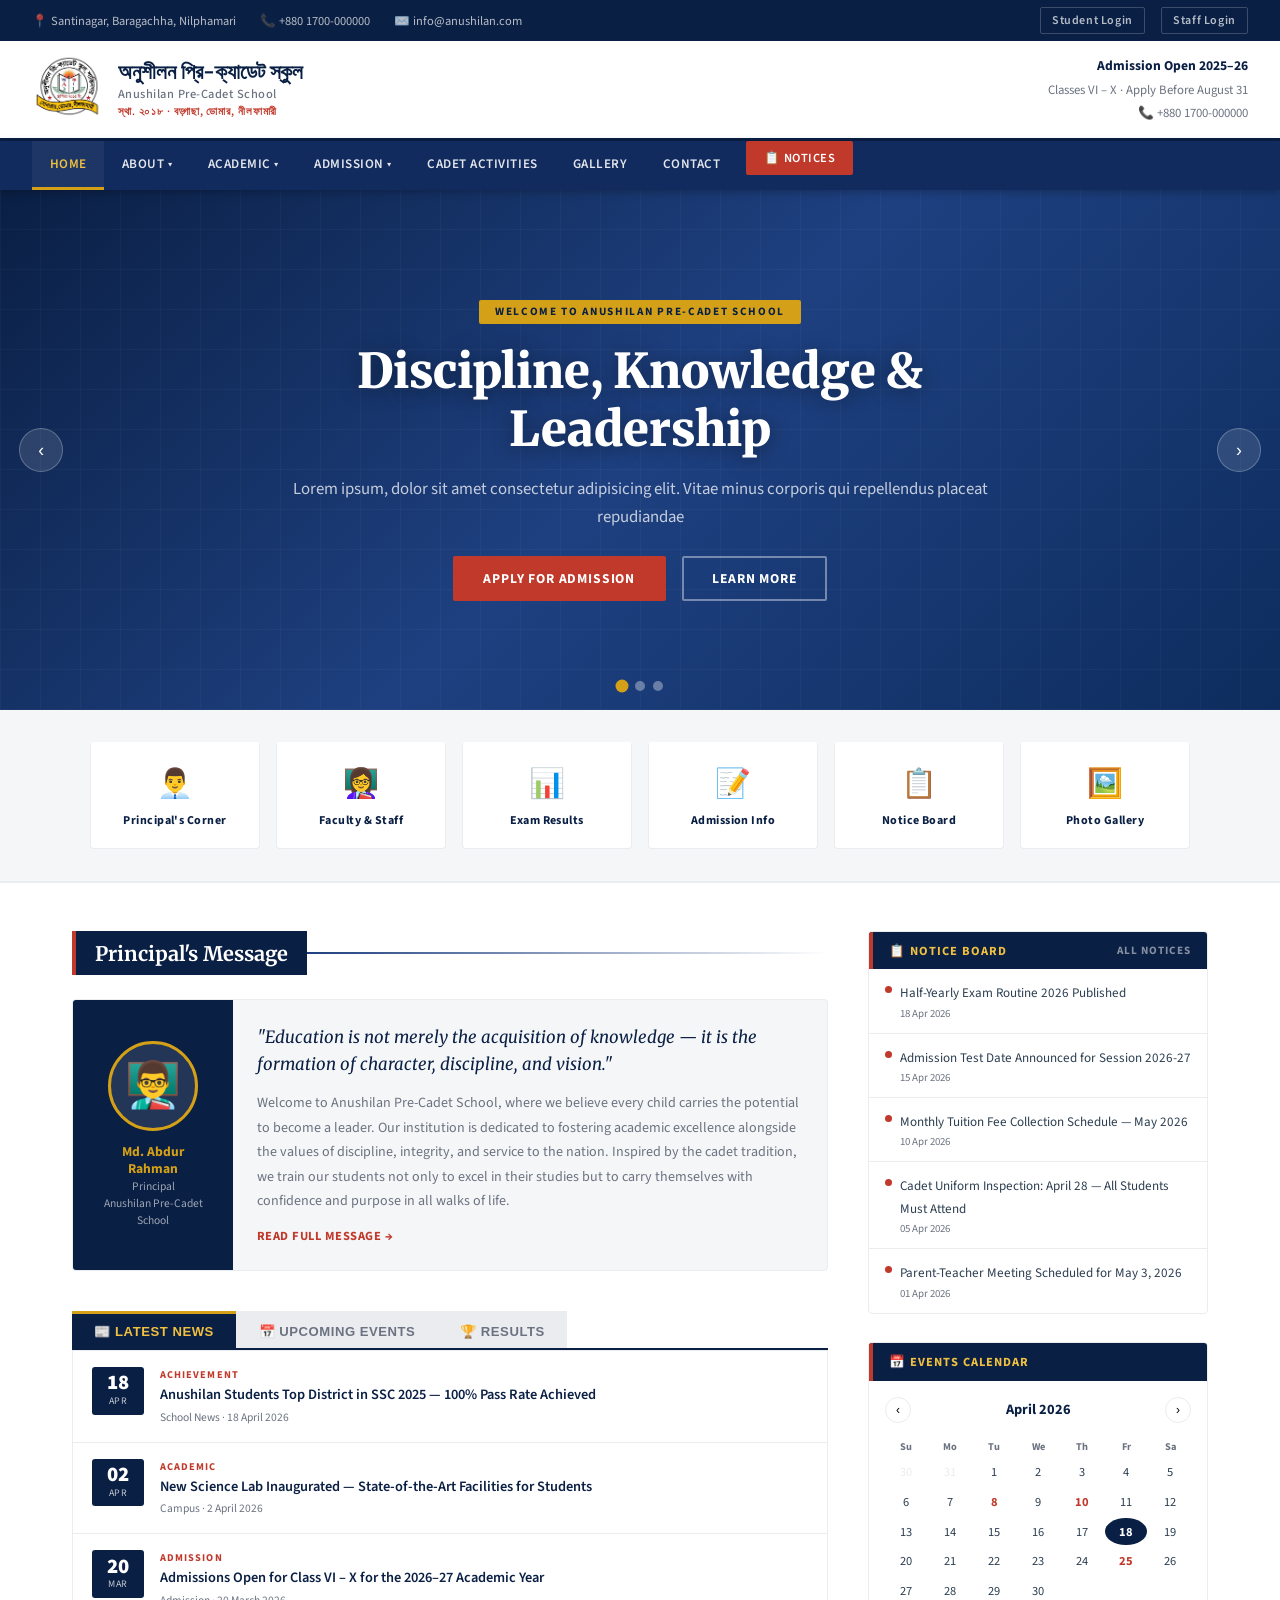
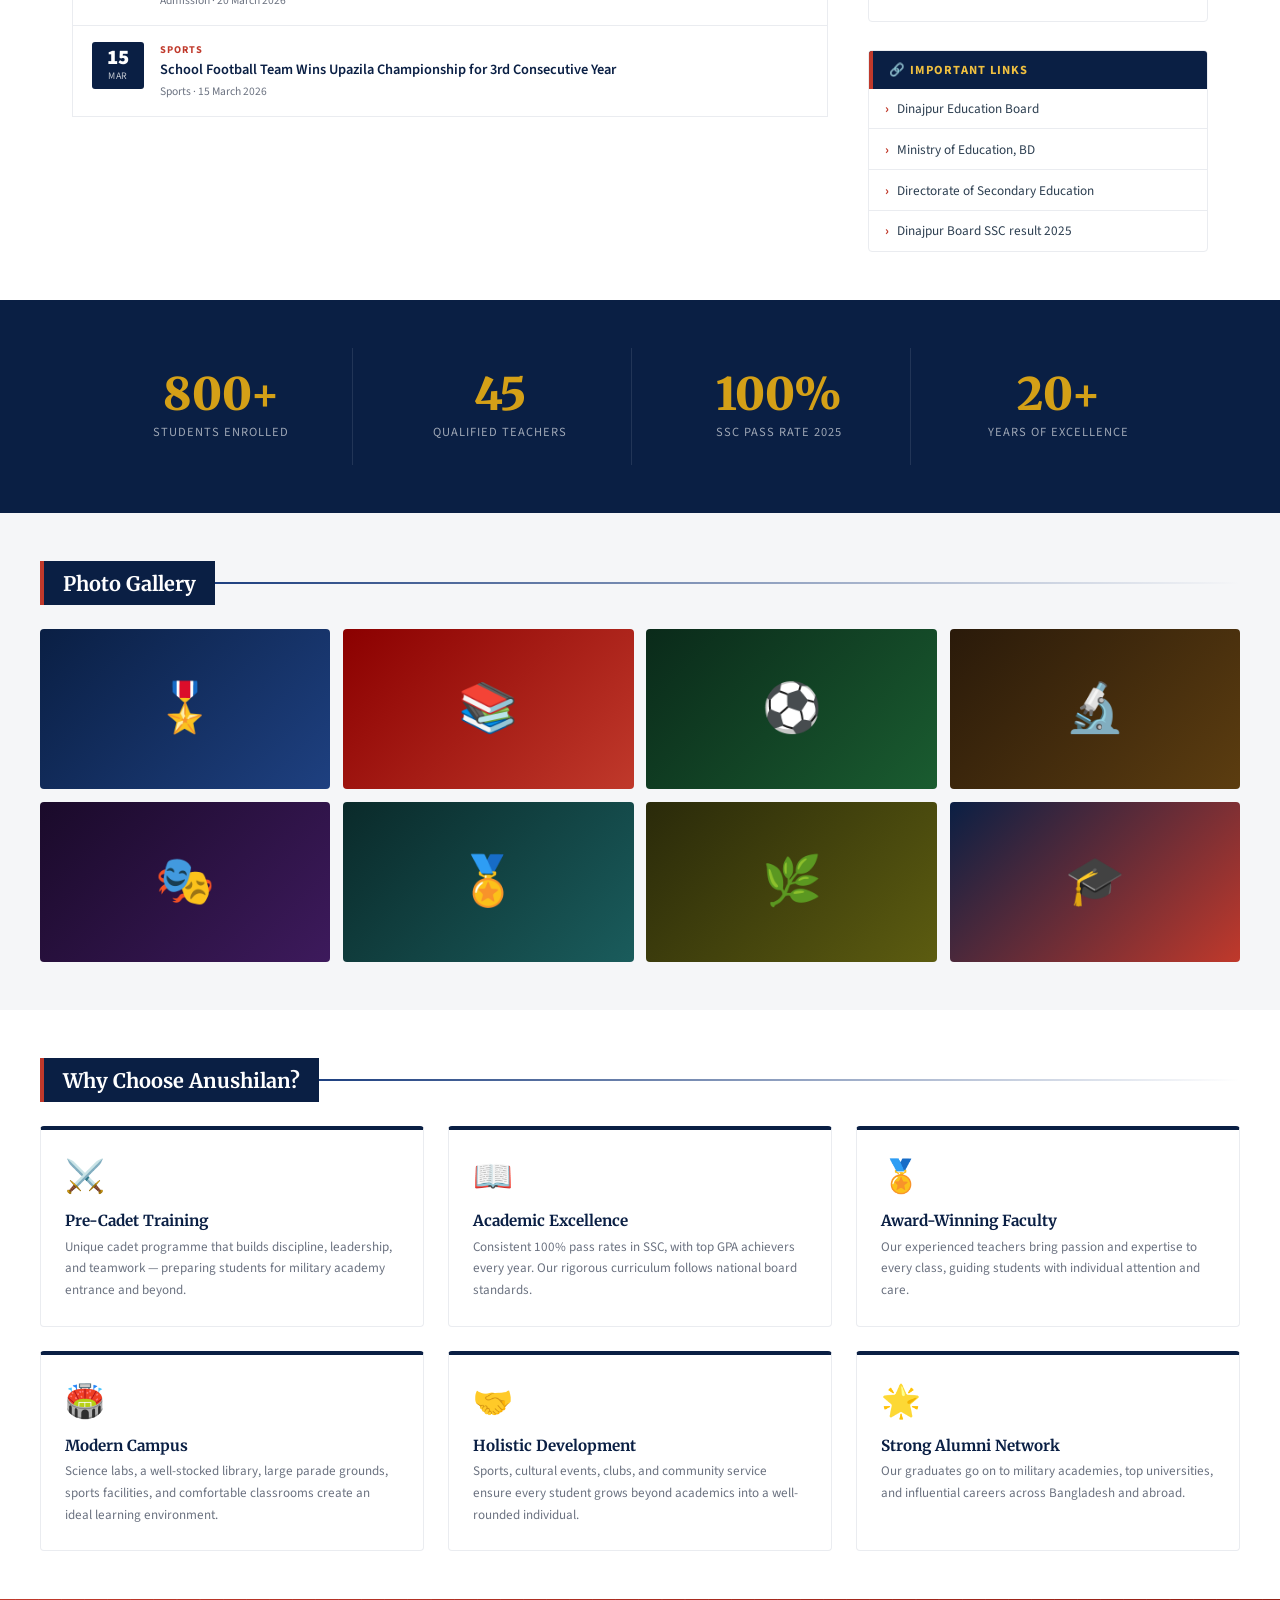
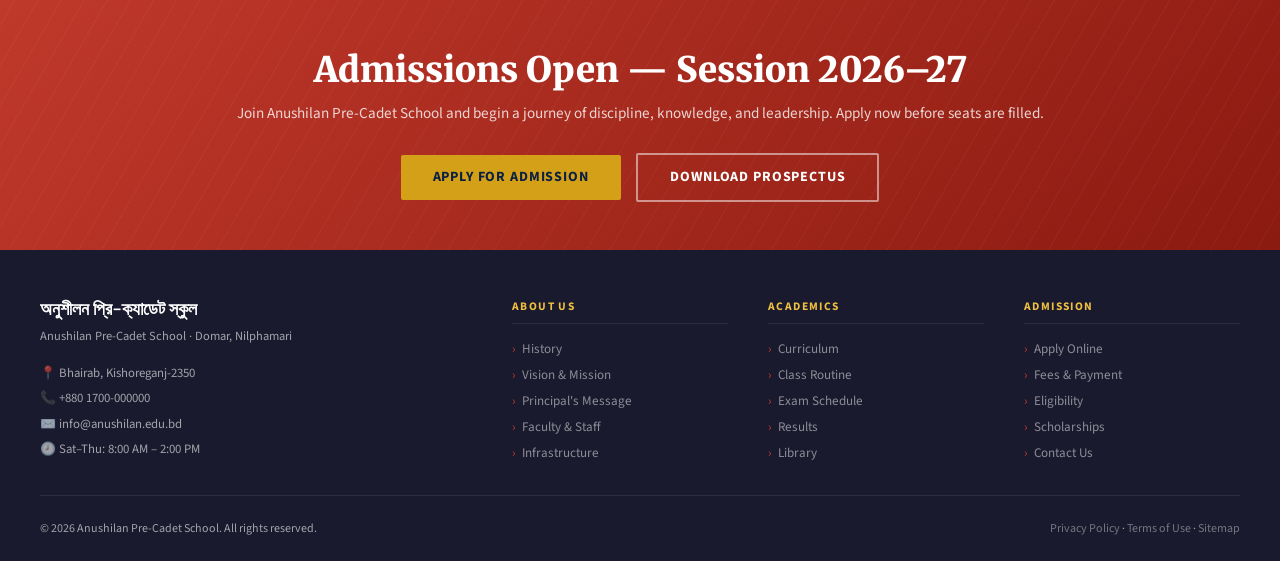
<file: index.html>
<!DOCTYPE html>
<html lang="en">

<head>
    <meta charset="UTF-8">
    <meta name="viewport" content="width=device-width, initial-scale=1.0">
    <title>Anushilan Pre-Cadet School</title>
    <link
        href="https://fonts.googleapis.com/css2?family=Merriweather:ital,wght@0,400;0,700;0,900;1,400&family=Source+Sans+3:wght@300;400;500;600;700&display=swap"
        rel="stylesheet">
    <link rel="stylesheet" href="styles/style.css">
</head>

<body>

    <!-- TOP BAR -->
    <div class="topbar">
        <div class="topbar-left">
            <span>📍 Santinagar, Baragachha, Nilphamari</span>
            <span>📞 +880 1700-000000</span>
            <span>✉️ info@anushilan.com</span>
        </div>
        <div class="topbar-right">
            <a href="#">Student Login</a>
            <a href="#">Staff Login</a>
        </div>
    </div>

    <!-- HEADER -->
    <header>
        <a href="#" class="header-brand">
            <div class="logo-circle">
                <img src="./assets/School_logo.png" alt="" width="70px">
            </div>
            <div>
                <div class="school-name-bn">অনুশীলন প্রি-ক্যাডেট স্কুল</div>
                <div class="school-name-en">Anushilan Pre-Cadet School</div>
                <div class="school-est">স্থা. ২০১৮ · বড়্গাছা, ডোমার, নীলফামারী</div>
            </div>
        </a>
        <div class="header-right">
            <strong>Admission Open 2025–26</strong><br>
            Classes VI – X · Apply Before August 31<br>
            📞 +880 1700-000000
        </div>
    </header>

    <!-- NAV -->
    <nav>
        <div class="nav-inner">
            <ul class="nav-links" id="navLinks">
                <li><a href="#" class="active">Home</a></li>
                <li>
                    <a href="#">About ▾</a>
                    <ul class="dropdown">
                        <li><a href="#">History</a></li>
                        <li><a href="#">Vision & Mission</a></li>
                        <li><a href="#">Principal's Message</a></li>
                        <li><a href="#">Faculty & Staff</a></li>
                        <li><a href="#">Infrastructure</a></li>
                    </ul>
                </li>
                <li>
                    <a href="#">Academic ▾</a>
                    <ul class="dropdown">
                        <li><a href="#">Curriculum</a></li>
                        <li><a href="#">Class Routine</a></li>
                        <li><a href="#">Results</a></li>
                        <li><a href="#">Examination</a></li>
                        <li><a href="#">Library</a></li>
                    </ul>
                </li>
                <li>
                    <a href="admission.html">Admission ▾</a>
                    <ul class="dropdown">
                        <li><a href="admission.html">How to Apply</a></li>
                        <li><a href="admission.html">Fees & Payment</a></li>
                        <li><a href="admission.html">Eligibility</a></li>
                        <li><a href="admission.html">Scholarships</a></li>
                    </ul>
                </li>
                <li><a href="#">Cadet Activities</a></li>
                <li><a href="#">Gallery</a></li>
                <li><a href="./contact_page.html">Contact</a></li>
                <li><a href="notice_board.html" class="nav-notice-btn">📋 Notices</a></li>
            </ul>
            <button class="hamburger" id="hamburger" aria-label="Menu">
                <span></span><span></span><span></span>
            </button>
        </div>
        <div class="mobile-nav" id="mobileNav">
            <a href="#">🏠 Home</a>
            <div class="menu-link mlinkarrow">
                <a href="#">ℹ️ About</a>
                <span class="linkarrow">&#8250;</span>
            </div>
                <ul class="mobiledropdown">
                    <li><a href="#">History</a></li>
                    <li><a href="#">Vision & Mission</a></li>
                    <li><a href="#">Principal's Message</a></li>
                    <li><a href="#">Faculty & Staff</a></li>
                    <li><a href="#">Infrastructure</a></li>
                </ul>
                <div class="menu-link mlinkarrow">
                    <a href="#">📚 Academic</a>
                    <span class="linkarrow">&#8250;</span>
                </div>
            
                <ul class="mobiledropdown">
                    <li><a href="#">Curriculum</a></li>
                    <li><a href="#">Class Routine</a></li>
                    <li><a href="#">Results</a></li>
                    <li><a href="#">Examination</a></li>
                    <li><a href="#">Library</a></li>
                </ul>
                <div class="menu-link mlinkarrow">
                    <a href="#">📝 Admission</a>
                    <span class="linkarrow">&#8250;</span>
                </div>
            
                <ul class="mobiledropdown">
                    <li><a href="admission_page.html">How to Apply</a></li>
                    <li><a href="admission_page.html">Fees & Payment</a></li>
                    <li><a href="admission_page.html">Eligibility</a></li>
                    <li><a href="admission_page.html">Scholarships</a></li>
                </ul>
            <a href="#">⚔️ Cadet Activities</a>
            <a href="#">🖼️ Gallery</a>
            <a href="notice_board.html">📋 Notices</a>
            <a href="contact_page.html">📞 Contact</a>
        </div>
    </nav>

    <!-- HERO SLIDER -->
    <section class="hero">
        <div class="slides" id="slides">
            <div class="slide slide-1">
                <div class="slide-bg-pattern"></div>
                <div class="slide-content">
                    <span class="slide-tag">Welcome to Anushilan Pre-Cadet School</span>
                    <h2>Discipline, Knowledge &amp; Leadership</h2>
                    <p>Lorem ipsum, dolor sit amet consectetur adipisicing elit. Vitae minus corporis qui repellendus placeat repudiandae</p>
                    <a href="#" class="slide-btn">Apply for Admission</a>
                    <a href="#" class="slide-btn slide-btn-outline">Learn More</a>
                </div>
            </div>
            <div class="slide slide-2">
                <div class="slide-bg-pattern"></div>
                <div class="slide-content">
                    <span class="slide-tag">Academic Excellence</span>
                    <h2>Shaping Brilliant Minds for Tomorrow</h2>
                    <p>Lorem ipsum, dolor sit amet consectetur adipisicing elit. Vitae minus corporis qui repellendus placeat repudiandae</p>
                    <a href="#" class="slide-btn">View Results</a>
                    <a href="#" class="slide-btn slide-btn-outline">Meet Our Faculty</a>
                </div>
            </div>
            <div class="slide slide-3">
                <div class="slide-bg-pattern"></div>
                <div class="slide-content">
                    <span class="slide-tag">Co-curricular Activities</span>
                    <h2>Enhance Growth of Mind</h2>
                    <p>Lorem ipsum, dolor sit amet consectetur adipisicing elit. Vitae minus corporis qui repellendus placeat repudiandae</p>
                    <a href="#" class="slide-btn">Explore Activities</a>
                    <a href="#" class="slide-btn slide-btn-outline">Gallery</a>
                </div>
            </div>
        </div>
        <button class="slider-arrow slider-prev" id="prev">&#8249;</button>
        <button class="slider-arrow slider-next" id="next">&#8250;</button>
        <div class="slider-dots" id="dots">
            <button class="dot active" data-i="0"></button>
            <button class="dot" data-i="1"></button>
            <button class="dot" data-i="2"></button>
        </div>
    </section>

    <!-- QUICK LINKS -->
    <div class="quick-links">
        <div class="quick-links-grid">
            <a href="#" class="ql-item"><span class="ql-icon">👨‍💼</span><span class="ql-label">Principal's
                    Corner</span></a>
            <a href="#" class="ql-item"><span class="ql-icon">👩‍🏫</span><span class="ql-label">Faculty &
                    Staff</span></a>
            <a href="#" class="ql-item"><span class="ql-icon">📊</span><span class="ql-label">Exam Results</span></a>
            <a href="#" class="ql-item"><span class="ql-icon">📝</span><span class="ql-label">Admission Info</span></a>
            <a href="#" class="ql-item"><span class="ql-icon">📋</span><span class="ql-label">Notice Board</span></a>
            <a href="#" class="ql-item"><span class="ql-icon">🖼️</span><span class="ql-label">Photo Gallery</span></a>
        </div>
    </div>

    <!-- MAIN CONTENT -->
    <div class="main-wrapper">
        <!-- LEFT: CONTENT -->
        <div class="content">

            <!-- Principal Message -->
            <div class="sec-heading">
                <h2>Principal's Message</h2>
                <div class="sec-heading-line"></div>
            </div>
            <div class="principal-msg">
                <div class="principal-inner">
                    <div class="principal-photo">
                        <div class="principal-avatar">👨‍🏫</div>
                        <div>
                            <div class="principal-name">Md. Abdur Rahman</div>
                            <div class="principal-title">Principal<br>Anushilan Pre-Cadet School</div>
                        </div>
                    </div>
                    <div class="principal-body">
                        <blockquote>"Education is not merely the acquisition of knowledge — it is the formation of
                            character, discipline, and vision."</blockquote>
                        <p>Welcome to Anushilan Pre-Cadet School, where we believe every child carries the potential to
                            become a leader. Our institution is dedicated to fostering academic excellence alongside the
                            values of discipline, integrity, and service to the nation. Inspired by the cadet tradition,
                            we train our students not only to excel in their studies but to carry themselves with
                            confidence and purpose in all walks of life.</p>
                        <a href="#" class="read-more">Read Full Message →</a>
                    </div>
                </div>
            </div>

            <!-- News & Events -->
            <div class="news-events">
                <div class="news-tabs">
                    <button class="tab-btn active" data-tab="news">📰 Latest News</button>
                    <button class="tab-btn" data-tab="events">📅 Upcoming Events</button>
                    <button class="tab-btn" data-tab="results">🏆 Results</button>
                </div>
                <div id="news" class="tab-content active">
                    <ul class="news-list">
                        <li class="news-item">
                            <div class="news-date-box">
                                <div class="news-date-day">18</div>
                                <div class="news-date-mon">Apr</div>
                            </div>
                            <div class="news-item-body">
                                <div class="news-item-tag">Achievement</div>
                                <a href="#" class="news-item-title">Anushilan Students Top District in SSC 2025 — 100%
                                    Pass Rate Achieved</a>
                                <div class="news-item-meta">School News · 18 April 2026</div>
                            </div>
                        </li>
                        <li class="news-item">
                            <div class="news-date-box">
                                <div class="news-date-day">02</div>
                                <div class="news-date-mon">Apr</div>
                            </div>
                            <div class="news-item-body">
                                <div class="news-item-tag">Academic</div>
                                <a href="#" class="news-item-title">New Science Lab Inaugurated — State-of-the-Art
                                    Facilities for Students</a>
                                <div class="news-item-meta">Campus · 2 April 2026</div>
                            </div>
                        </li>
                        <li class="news-item">
                            <div class="news-date-box">
                                <div class="news-date-day">20</div>
                                <div class="news-date-mon">Mar</div>
                            </div>
                            <div class="news-item-body">
                                <div class="news-item-tag">Admission</div>
                                <a href="#" class="news-item-title">Admissions Open for Class VI – X for the 2026–27
                                    Academic Year</a>
                                <div class="news-item-meta">Admission · 20 March 2026</div>
                            </div>
                        </li>
                        <li class="news-item">
                            <div class="news-date-box">
                                <div class="news-date-day">15</div>
                                <div class="news-date-mon">Mar</div>
                            </div>
                            <div class="news-item-body">
                                <div class="news-item-tag">Sports</div>
                                <a href="#" class="news-item-title">School Football Team Wins Upazila Championship for
                                    3rd Consecutive Year</a>
                                <div class="news-item-meta">Sports · 15 March 2026</div>
                            </div>
                        </li>
                    </ul>
                </div>
                <div id="events" class="tab-content">
                    <ul class="news-list">
                        <li class="news-item">
                            <div class="news-date-box" style="background:var(--red)">
                                <div class="news-date-day">25</div>
                                <div class="news-date-mon">Apr</div>
                            </div>
                            <div class="news-item-body">
                                <div class="news-item-tag">Exam</div>
                                <a href="#" class="news-item-title">Half-Yearly Examination Begins — Class VI to X</a>
                                <div class="news-item-meta">Starting 25 April 2026</div>
                            </div>
                        </li>
                        <li class="news-item">
                            <div class="news-date-box" style="background:var(--red)">
                                <div class="news-date-day">10</div>
                                <div class="news-date-mon">May</div>
                            </div>
                            <div class="news-item-body">
                                <div class="news-item-tag">Cultural</div>
                                <a href="#" class="news-item-title">Annual Cultural Programme & Prize Distribution
                                    Ceremony</a>
                                <div class="news-item-meta">10 May 2026 · School Auditorium</div>
                            </div>
                        </li>
                        <li class="news-item">
                            <div class="news-date-box" style="background:var(--red)">
                                <div class="news-date-day">01</div>
                                <div class="news-date-mon">Jun</div>
                            </div>
                            <div class="news-item-body">
                                <div class="news-item-tag">Admission</div>
                                <a href="#" class="news-item-title">Admission Test for Class VI — 2026-27 Session</a>
                                <div class="news-item-meta">1 June 2026 · 9:00 AM</div>
                            </div>
                        </li>
                    </ul>
                </div>
                <div id="results" class="tab-content">
                    <ul class="news-list">
                        <li class="news-item">
                            <div class="news-date-box" style="background:var(--gold);color:var(--navy)">
                                <div class="news-date-day">🏆</div>
                                <div class="news-date-mon">2025</div>
                            </div>
                            <div class="news-item-body">
                                <div class="news-item-tag">SSC Result</div>
                                <a href="#" class="news-item-title">SSC 2025 — 100% Pass Rate, 24 Students Achieved GPA
                                    5.00</a>
                                <div class="news-item-meta">Board Result · 2025</div>
                            </div>
                        </li>
                        <li class="news-item">
                            <div class="news-date-box" style="background:var(--gold);color:var(--navy)">
                                <div class="news-date-day">🥇</div>
                                <div class="news-date-mon">2024</div>
                            </div>
                            <div class="news-item-body">
                                <div class="news-item-tag">JSC Result</div>
                                <a href="#" class="news-item-title">JSC 2024 — School Tops Bhairab Upazila with 98.7%
                                    Pass Rate</a>
                                <div class="news-item-meta">Board Result · 2024</div>
                            </div>
                        </li>
                    </ul>
                </div>
            </div>

        </div><!-- /content -->

        <!-- RIGHT: SIDEBAR -->
        <aside class="sidebar">

            <!-- Notice Board -->
            <div class="sidebar-widget">
                <div class="widget-header">📋 Notice Board <a href="#">All Notices</a></div>
                <ul class="notice-list">
                    <li class="notice-item">
                        <div class="notice-dot"></div>
                        <div>
                            <a href="#">Half-Yearly Exam Routine 2026 Published</a>
                            <span class="notice-date">18 Apr 2026</span>
                        </div>
                    </li>
                    <li class="notice-item">
                        <div class="notice-dot"></div>
                        <div>
                            <a href="#">Admission Test Date Announced for Session 2026-27</a>
                            <span class="notice-date">15 Apr 2026</span>
                        </div>
                    </li>
                    <li class="notice-item">
                        <div class="notice-dot"></div>
                        <div>
                            <a href="#">Monthly Tuition Fee Collection Schedule — May 2026</a>
                            <span class="notice-date">10 Apr 2026</span>
                        </div>
                    </li>
                    <li class="notice-item">
                        <div class="notice-dot"></div>
                        <div>
                            <a href="#">Cadet Uniform Inspection: April 28 — All Students Must Attend</a>
                            <span class="notice-date">05 Apr 2026</span>
                        </div>
                    </li>
                    <li class="notice-item">
                        <div class="notice-dot"></div>
                        <div>
                            <a href="#">Parent-Teacher Meeting Scheduled for May 3, 2026</a>
                            <span class="notice-date">01 Apr 2026</span>
                        </div>
                    </li>
                </ul>
            </div>

            <!-- Calendar -->
            <div class="sidebar-widget">
                <div class="widget-header">📅 Events Calendar</div>
                <div class="events-calendar">
                    <div class="cal-header">
                        <button class="cal-nav">‹</button>
                        <span class="cal-month">April 2026</span>
                        <button class="cal-nav">›</button>
                    </div>
                    <div class="cal-grid">
                        <div class="cal-day-name">Su</div>
                        <div class="cal-day-name">Mo</div>
                        <div class="cal-day-name">Tu</div>
                        <div class="cal-day-name">We</div>
                        <div class="cal-day-name">Th</div>
                        <div class="cal-day-name">Fr</div>
                        <div class="cal-day-name">Sa</div>
                        <div class="cal-day other-month">30</div>
                        <div class="cal-day other-month">31</div>
                        <div class="cal-day">1</div>
                        <div class="cal-day">2</div>
                        <div class="cal-day">3</div>
                        <div class="cal-day">4</div>
                        <div class="cal-day">5</div>
                        <div class="cal-day">6</div>
                        <div class="cal-day">7</div>
                        <div class="cal-day has-event">8</div>
                        <div class="cal-day">9</div>
                        <div class="cal-day has-event">10</div>
                        <div class="cal-day">11</div>
                        <div class="cal-day">12</div>
                        <div class="cal-day">13</div>
                        <div class="cal-day">14</div>
                        <div class="cal-day">15</div>
                        <div class="cal-day">16</div>
                        <div class="cal-day">17</div>
                        <div class="cal-day today">18</div>
                        <div class="cal-day">19</div>
                        <div class="cal-day">20</div>
                        <div class="cal-day">21</div>
                        <div class="cal-day">22</div>
                        <div class="cal-day">23</div>
                        <div class="cal-day">24</div>
                        <div class="cal-day has-event">25</div>
                        <div class="cal-day">26</div>
                        <div class="cal-day">27</div>
                        <div class="cal-day">28</div>
                        <div class="cal-day">29</div>
                        <div class="cal-day">30</div>
                    </div>
                </div>
            </div>

            <!-- Quick Links -->
            <div class="sidebar-widget">
                <div class="widget-header">🔗 Important Links</div>
                <ul class="links-list">
                    <li><a href="https://dinajpureducationboard.gov.bd/" target="_blank">Dinajpur Education Board</a></li>
                    <li><a href="https://moedu.gov.bd/" target="_blank">Ministry of Education, BD</a></li>
                    <li><a href="https://dshe.gov.bd/" target="_blank">Directorate of Secondary Education</a></li>
                    <li><a href="https://result.dinajpurboard.gov.bd/ssc_result_2025/" target="_blank">Dinajpur Board SSC result 2025</a></li>
                </ul>
            </div>

        </aside>
    </div><!-- /main-wrapper -->

    <!-- STATS BAND -->
    <div class="stats-band">
        <div class="stats-inner">
            <div class="stat-box">
                <div class="stat-num">800+</div>
                <div class="stat-label">Students Enrolled</div>
            </div>
            <div class="stat-box">
                <div class="stat-num">45</div>
                <div class="stat-label">Qualified Teachers</div>
            </div>
            <div class="stat-box">
                <div class="stat-num">100%</div>
                <div class="stat-label">SSC Pass Rate 2025</div>
            </div>
            <div class="stat-box">
                <div class="stat-num">20+</div>
                <div class="stat-label">Years of Excellence</div>
            </div>
        </div>
    </div>

    <!-- GALLERY -->
    <section class="gallery-section">
        <div class="gallery-inner">
            <div class="sec-heading">
                <h2>Photo Gallery</h2>
                <div class="sec-heading-line"></div>
            </div>
            <div class="gallery-grid">
                <div class="gal-item gal-1">🎖️<div class="gal-overlay">Cadet Parade</div>
                </div>
                <div class="gal-item gal-2">📚<div class="gal-overlay">Classrooms</div>
                </div>
                <div class="gal-item gal-3">⚽<div class="gal-overlay">Sports Day</div>
                </div>
                <div class="gal-item gal-4">🔬<div class="gal-overlay">Science Lab</div>
                </div>
                <div class="gal-item gal-5">🎭<div class="gal-overlay">Cultural Event</div>
                </div>
                <div class="gal-item gal-6">🏅<div class="gal-overlay">Prize Giving</div>
                </div>
                <div class="gal-item gal-7">🌿<div class="gal-overlay">Campus Life</div>
                </div>
                <div class="gal-item gal-8">🎓<div class="gal-overlay">Graduation</div>
                </div>
            </div>
        </div>
    </section>

    <!-- ACHIEVEMENTS -->
    <section class="achievements">
        <div class="achievements-inner">
            <div class="sec-heading">
                <h2>Why Choose Anushilan?</h2>
                <div class="sec-heading-line"></div>
            </div>
            <div class="ach-grid">
                <div class="ach-card">
                    <div class="ach-icon">⚔️</div>
                    <div class="ach-title">Pre-Cadet Training</div>
                    <div class="ach-desc">Unique cadet programme that builds discipline, leadership, and teamwork —
                        preparing students for military academy entrance and beyond.</div>
                </div>
                <div class="ach-card">
                    <div class="ach-icon">📖</div>
                    <div class="ach-title">Academic Excellence</div>
                    <div class="ach-desc">Consistent 100% pass rates in SSC, with top GPA achievers every year. Our
                        rigorous curriculum follows national board standards.</div>
                </div>
                <div class="ach-card">
                    <div class="ach-icon">🏅</div>
                    <div class="ach-title">Award-Winning Faculty</div>
                    <div class="ach-desc">Our experienced teachers bring passion and expertise to every class, guiding
                        students with individual attention and care.</div>
                </div>
                <div class="ach-card">
                    <div class="ach-icon">🏟️</div>
                    <div class="ach-title">Modern Campus</div>
                    <div class="ach-desc">Science labs, a well-stocked library, large parade grounds, sports facilities,
                        and comfortable classrooms create an ideal learning environment.</div>
                </div>
                <div class="ach-card">
                    <div class="ach-icon">🤝</div>
                    <div class="ach-title">Holistic Development</div>
                    <div class="ach-desc">Sports, cultural events, clubs, and community service ensure every student
                        grows beyond academics into a well-rounded individual.</div>
                </div>
                <div class="ach-card">
                    <div class="ach-icon">🌟</div>
                    <div class="ach-title">Strong Alumni Network</div>
                    <div class="ach-desc">Our graduates go on to military academies, top universities, and influential
                        careers across Bangladesh and abroad.</div>
                </div>
            </div>
        </div>
    </section>

    <!-- ADMISSION BANNER -->
    <section class="admission-banner">
        <h2>Admissions Open — Session 2026–27</h2>
        <p>Join Anushilan Pre-Cadet School and begin a journey of discipline, knowledge, and leadership. Apply now
            before seats are filled.</p>
        <a href="#" class="adm-btn">Apply for Admission</a>
        <a href="#" class="adm-btn adm-btn-outline">Download Prospectus</a>
    </section>

    <!-- FOOTER -->
    <footer>
        <div class="footer-grid">
            <div class="footer-brand">
                <div class="footer-brand-name">অনুশীলন প্রি-ক্যাডেট স্কুল</div>
                <div class="footer-brand-sub">Anushilan Pre-Cadet School · Domar, Nilphamari</div>
                <div class="footer-contact">
                    <span>📍 Bhairab, Kishoreganj-2350</span>
                    <span>📞 +880 1700-000000</span>
                    <span>✉️ info@anushilan.edu.bd</span>
                    <span>🕗 Sat–Thu: 8:00 AM – 2:00 PM</span>
                </div>
            </div>
            <div class="footer-col">
                <h4>About Us</h4>
                <ul>
                    <li><a href="#">History</a></li>
                    <li><a href="#">Vision & Mission</a></li>
                    <li><a href="#">Principal's Message</a></li>
                    <li><a href="#">Faculty & Staff</a></li>
                    <li><a href="#">Infrastructure</a></li>
                </ul>
            </div>
            <div class="footer-col">
                <h4>Academics</h4>
                <ul>
                    <li><a href="#">Curriculum</a></li>
                    <li><a href="#">Class Routine</a></li>
                    <li><a href="#">Exam Schedule</a></li>
                    <li><a href="#">Results</a></li>
                    <li><a href="#">Library</a></li>
                </ul>
            </div>
            <div class="footer-col">
                <h4>Admission</h4>
                <ul>
                    <li><a href="#">Apply Online</a></li>
                    <li><a href="#">Fees & Payment</a></li>
                    <li><a href="#">Eligibility</a></li>
                    <li><a href="#">Scholarships</a></li>
                    <li><a href="#">Contact Us</a></li>
                </ul>
            </div>
        </div>
        <div class="footer-bottom">
            <span>© 2026 Anushilan Pre-Cadet School. All rights reserved.</span>
            <span>
                <a href="#">Privacy Policy</a> ·
                <a href="#">Terms of Use</a> ·
                <a href="#">Sitemap</a>
            </span>
        </div>
    </footer>
    <script src="script/initial.js"></script>
</body>

</html>
</file>
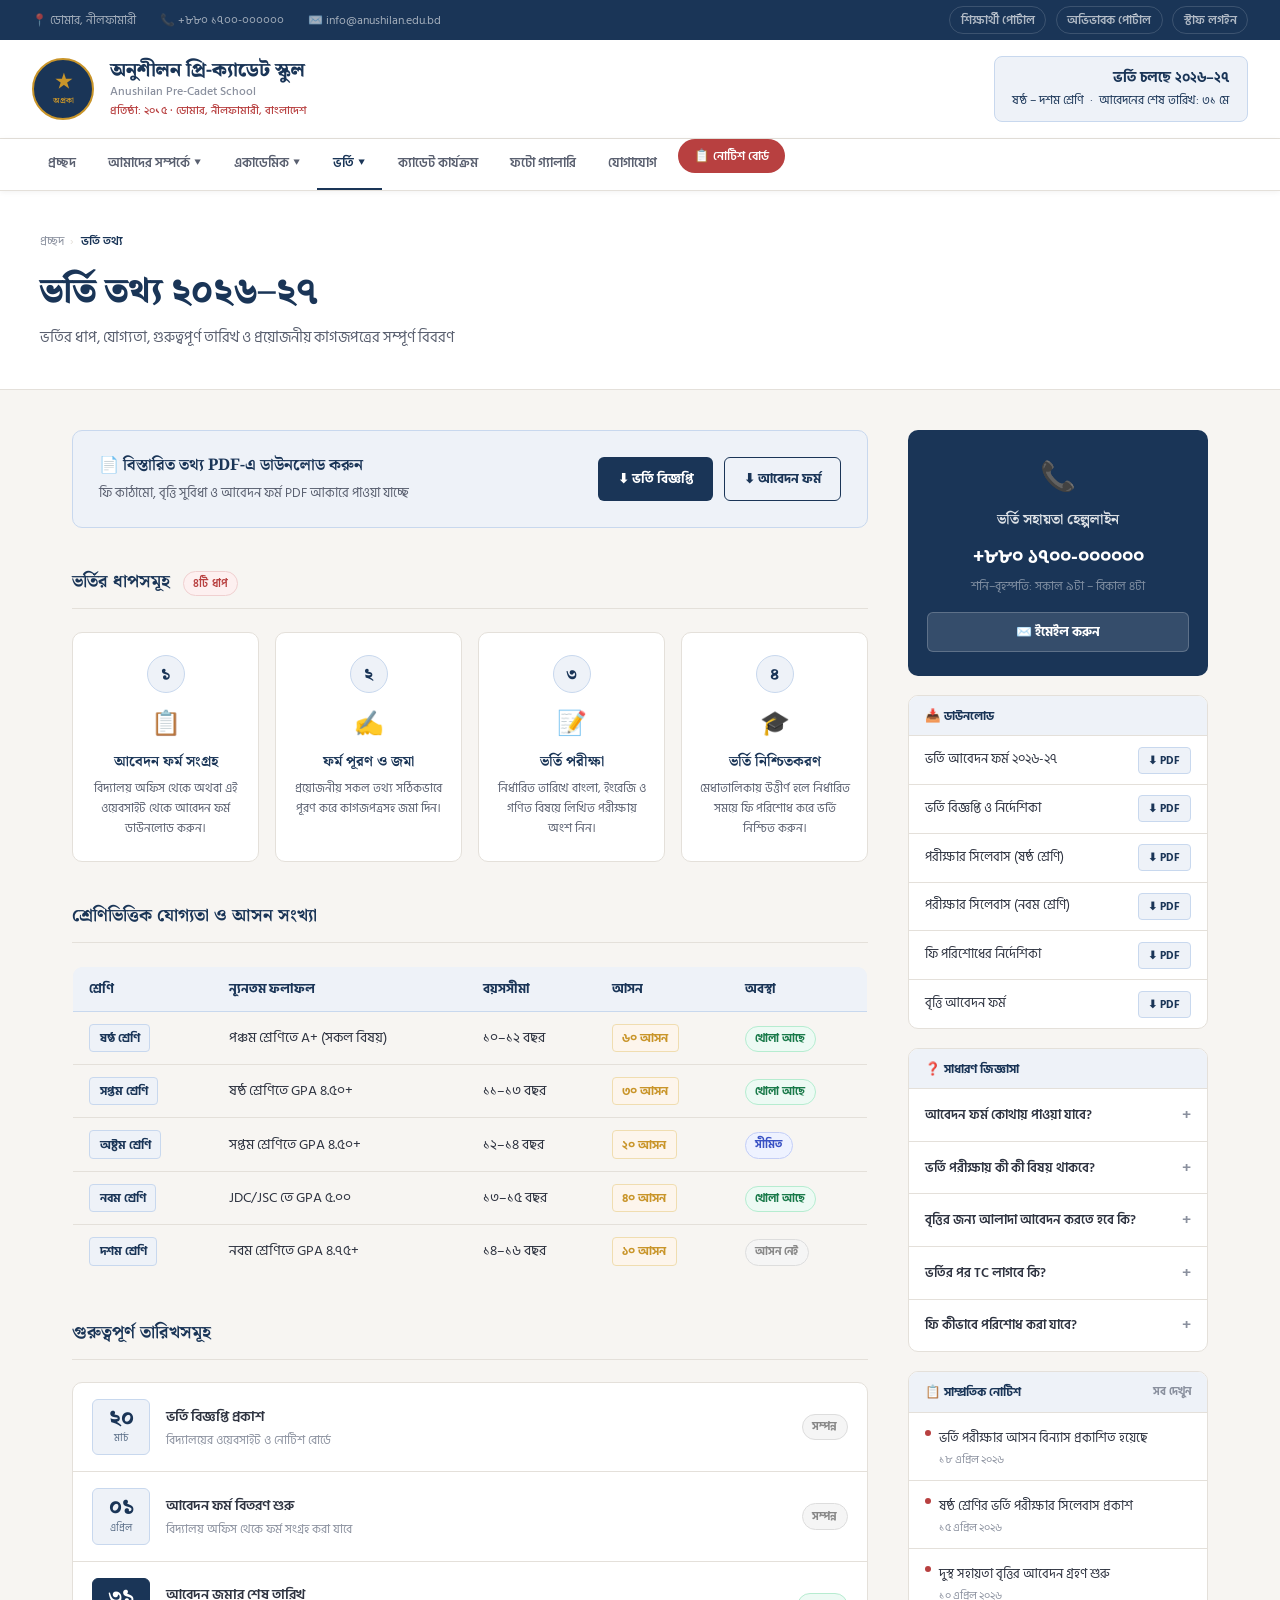
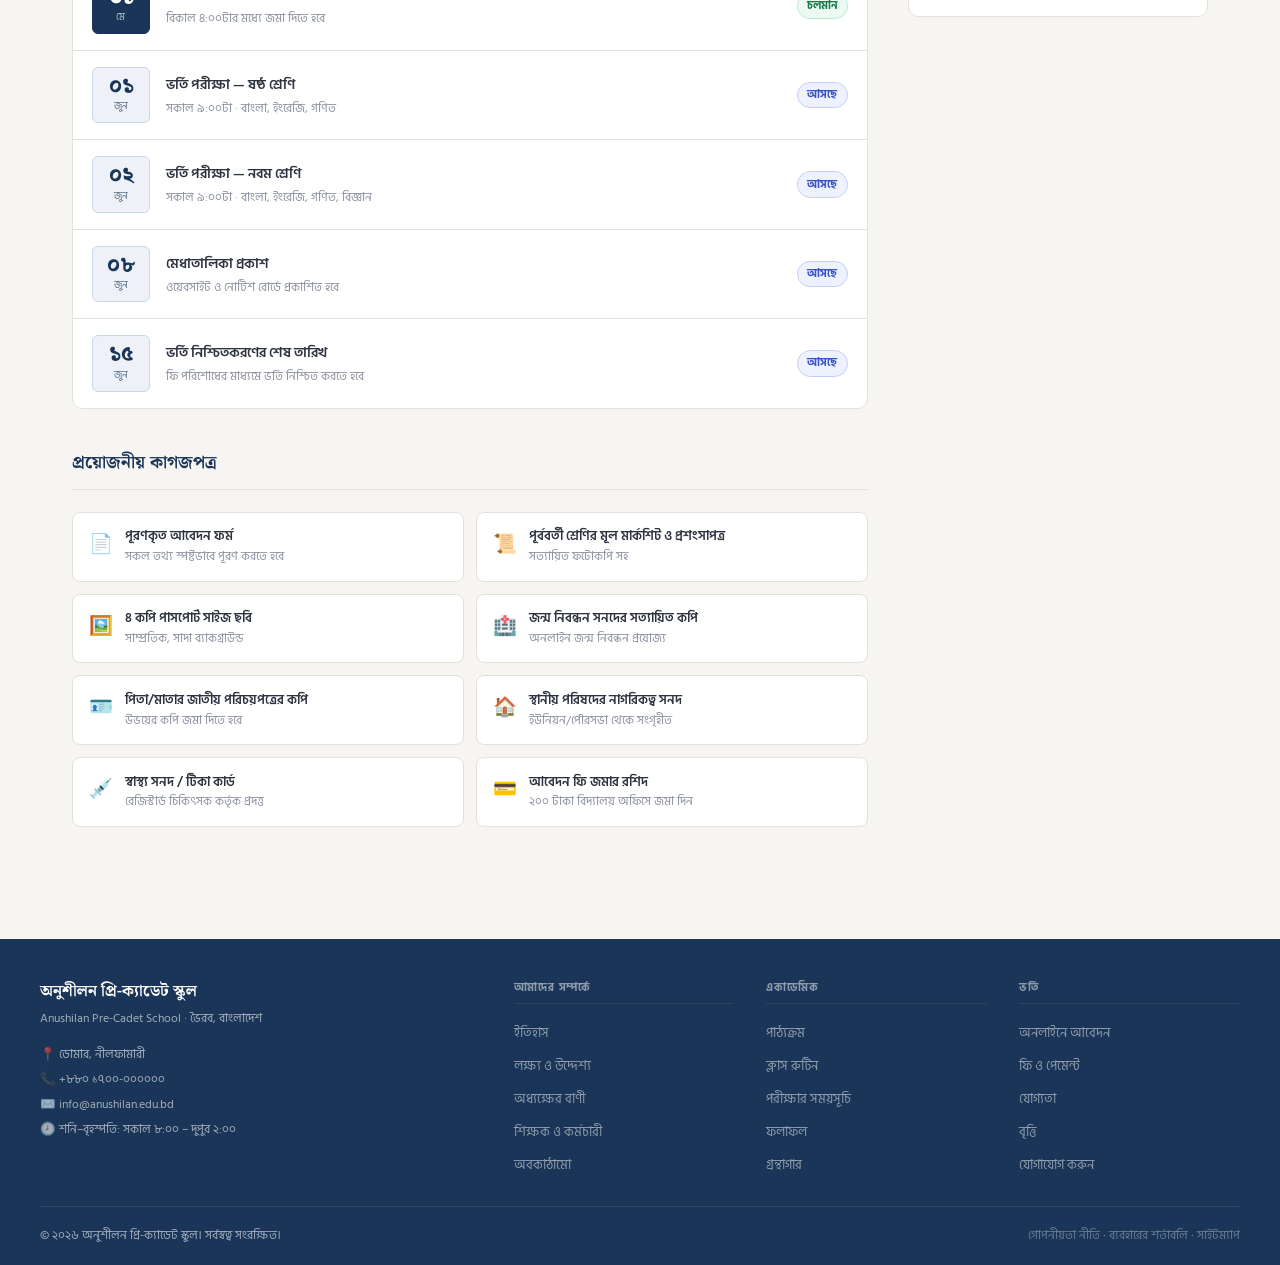
<file: admission.html>
<!DOCTYPE html>
<html lang="bn">
<head>
<meta charset="UTF-8">
<meta name="viewport" content="width=device-width, initial-scale=1.0">
<title>ভর্তি তথ্য — অনুশীলন প্রি-ক্যাডেট স্কুল</title>
<link href="https://fonts.googleapis.com/css2?family=Hind+Siliguri:wght@300;400;500;600;700&family=Noto+Serif+Bengali:wght@400;600;700;900&display=swap" rel="stylesheet">
<style>
*, *::before, *::after { box-sizing: border-box; margin: 0; padding: 0; }

:root {
  --navy: #1a3557;
  --navy-soft: #2a4a72;
  --red: #b84040;
  --red-soft: #c95c5c;
  --gold: #c9952a;
  --gold-light: #e8b84a;
  --white: #ffffff;
  --bg: #f7f5f2;
  --bg-card: #ffffff;
  --border: #e4e0da;
  --text: #2e3340;
  --text-mid: #5a6070;
  --text-light: #8a909e;
  --accent-bg: #eef2f8;
}

html { scroll-behavior: smooth; }
body {
  font-family: 'Hind Siliguri', sans-serif;
  color: var(--text);
  background: var(--bg);
  overflow-x: hidden;
}

/* ── TOP BAR ── */
.topbar {
  background: var(--navy);
  padding: 0.4rem 2rem;
  display: flex;
  justify-content: space-between;
  align-items: center;
  font-size: 0.75rem;
  color: rgba(255,255,255,0.6);
  gap: 1rem;
  flex-wrap: wrap;
}
.topbar-left { display: flex; gap: 1.5rem; align-items: center; flex-wrap: wrap; }
.topbar-left span { display: flex; align-items: center; gap: 0.35rem; }
.topbar-right { display: flex; gap: 0.6rem; align-items: center; }
.topbar-right a {
  color: rgba(255,255,255,0.65); text-decoration: none;
  font-size: 0.72rem; font-weight: 600;
  padding: 0.2rem 0.65rem;
  border: 1px solid rgba(255,255,255,0.15);
  border-radius: 20px;
  transition: all 0.2s;
}
.topbar-right a:hover { background: rgba(255,255,255,0.1); color: #fff; }

/* ── HEADER ── */
header {
  background: var(--white);
  border-bottom: 1px solid var(--border);
  padding: 1rem 2rem;
  display: flex;
  align-items: center;
  justify-content: space-between;
  gap: 1rem;
}
.header-brand { display: flex; align-items: center; gap: 1rem; text-decoration: none; }
.logo-circle {
  width: 62px; height: 62px; flex-shrink: 0;
  background: var(--navy);
  border-radius: 50%;
  border: 2.5px solid var(--gold);
  display: flex; flex-direction: column;
  align-items: center; justify-content: center;
  color: var(--gold);
  font-family: 'Noto Serif Bengali', serif;
  font-size: 0.5rem; font-weight: 700;
  text-align: center; line-height: 1.3;
}
.logo-star { font-size: 1.2rem; display: block; }
.school-name-bn {
  font-family: 'Noto Serif Bengali', serif;
  font-size: 1.2rem; font-weight: 900;
  color: var(--navy); line-height: 1.2;
}
.school-name-en { font-size: 0.75rem; color: var(--text-light); font-weight: 500; }
.school-est { font-size: 0.68rem; color: var(--red); font-weight: 500; margin-top: 0.1rem; }
.header-badge {
  background: var(--accent-bg);
  border: 1px solid #c8d8ee;
  border-radius: 8px;
  padding: 0.6rem 1.1rem;
  text-align: right;
  font-size: 0.78rem;
  color: var(--navy);
  line-height: 1.7;
}
.header-badge strong { font-weight: 700; font-size: 0.85rem; color: var(--navy); }

/* ── NAV ── */
nav {
  background: var(--white);
  border-bottom: 1px solid var(--border);
  position: sticky; top: 0; z-index: 100;
  box-shadow: 0 1px 6px rgba(0,0,0,0.06);
}
.nav-inner {
  display: flex; align-items: center;
  justify-content: space-between;
  padding: 0 2rem;
  max-width: 1300px;
  margin: 0 auto;
}
.nav-links { display: flex; list-style: none; }
.nav-links > li { position: relative; }
.nav-links > li > a {
  display: block;
  padding: 0.85rem 1rem;
  color: var(--text-mid);
  text-decoration: none;
  font-size: 0.82rem; font-weight: 600;
  border-bottom: 2px solid transparent;
  transition: all 0.18s;
  white-space: nowrap;
}
.nav-links > li > a:hover,
.nav-links > li > a.active {
  color: var(--navy);
  border-bottom-color: var(--navy);
}
.nav-links li:hover .dropdown { display: block; }
.dropdown {
  display: none;
  position: absolute; top: 100%; left: 0;
  background: var(--white);
  min-width: 200px;
  border: 1px solid var(--border);
  border-top: 2px solid var(--navy);
  box-shadow: 0 8px 24px rgba(0,0,0,0.09);
  z-index: 200;
  border-radius: 0 0 6px 6px;
}
.dropdown li a {
  display: block;
  padding: 0.6rem 1.2rem;
  color: var(--text-mid);
  text-decoration: none;
  font-size: 0.8rem;
  border-bottom: 1px solid var(--border);
  transition: all 0.15s;
}
.dropdown li:last-child a { border-bottom: none; }
.dropdown li a:hover { background: var(--accent-bg); color: var(--navy); padding-left: 1.5rem; }
.nav-notice-btn {
  background: var(--red) !important;
  color: #fff !important;
  padding: 0.45rem 1rem !important;
  border-radius: 20px !important;
  border-bottom: none !important;
  margin-left: 0.3rem;
  font-size: 0.78rem !important;
}
.nav-notice-btn:hover { background: var(--red-soft) !important; }

/* Hamburger */
.hamburger {
  display: none; flex-direction: column; gap: 5px;
  cursor: pointer; padding: 0.8rem;
  background: none; border: none;
}
.hamburger span {
  display: block; width: 22px; height: 2px;
  background: var(--navy); border-radius: 2px;
  transition: all 0.3s;
}
.hamburger.open span:nth-child(1){ transform: translateY(7px) rotate(45deg); }
.hamburger.open span:nth-child(2){ opacity: 0; }
.hamburger.open span:nth-child(3){ transform: translateY(-7px) rotate(-45deg); }
.mobile-nav { display: none; flex-direction: column; background: var(--white); border-bottom: 1px solid var(--border); }
.mobile-nav.open { display: flex; }
.mobile-nav a {
  padding: 0.75rem 1.5rem; color: var(--text-mid);
  text-decoration: none; font-size: 0.85rem; font-weight: 600;
  border-bottom: 1px solid var(--border);
}
.mobile-nav a:hover { background: var(--accent-bg); color: var(--navy); }

/* ── PAGE BANNER ── */
.page-banner {
  background: var(--white);
  border-bottom: 1px solid var(--border);
  padding: 2.5rem 2rem;
}
.page-banner-inner {
  max-width: 1200px; margin: 0 auto;
}
.breadcrumb {
  display: flex; align-items: center; gap: 0.4rem;
  font-size: 0.76rem; color: var(--text-light);
  margin-bottom: 0.8rem;
}
.breadcrumb a { color: var(--text-light); text-decoration: none; }
.breadcrumb a:hover { color: var(--navy); }
.breadcrumb span.sep { color: var(--border); }
.breadcrumb span.cur { color: var(--navy); font-weight: 600; }
.page-banner h1 {
  font-family: 'Noto Serif Bengali', serif;
  font-size: clamp(1.5rem, 3vw, 2.2rem);
  font-weight: 900; color: var(--navy);
  margin-bottom: 0.4rem;
}
.page-banner p { color: var(--text-mid); font-size: 0.92rem; }

/* ── MAIN LAYOUT ── */
.page-wrapper {
  max-width: 1200px; margin: 0 auto;
  padding: 2.5rem 2rem;
  display: grid;
  grid-template-columns: 1fr 300px;
  gap: 2.5rem;
}

/* ── SECTION HEADING ── */
.sec-heading {
  margin-bottom: 1.4rem;
  padding-bottom: 0.75rem;
  border-bottom: 1.5px solid var(--border);
  display: flex;
  align-items: baseline;
  gap: 0.8rem;
}
.sec-heading h2 {
  font-family: 'Noto Serif Bengali', serif;
  font-size: 1.1rem; font-weight: 700;
  color: var(--navy);
}
.sec-heading-tag {
  font-size: 0.7rem; font-weight: 600;
  color: var(--red);
  background: #fdf0f0;
  border: 1px solid #f0d0d0;
  padding: 0.15rem 0.55rem;
  border-radius: 20px;
  letter-spacing: 0.03em;
}

/* ── PDF DOWNLOAD BANNER ── */
.pdf-banner {
  background: var(--accent-bg);
  border: 1px solid #c8d8ee;
  border-radius: 10px;
  padding: 1.4rem 1.6rem;
  display: flex;
  align-items: center;
  justify-content: space-between;
  gap: 1rem;
  flex-wrap: wrap;
  margin-bottom: 2.5rem;
}
.pdf-banner-text { flex: 1; }
.pdf-banner-title {
  font-family: 'Noto Serif Bengali', serif;
  font-weight: 700; font-size: 1rem;
  color: var(--navy); margin-bottom: 0.25rem;
}
.pdf-banner-sub { font-size: 0.82rem; color: var(--text-mid); }
.pdf-banner-btns { display: flex; gap: 0.7rem; flex-wrap: wrap; }
.pdf-btn {
  display: inline-flex; align-items: center; gap: 0.4rem;
  background: var(--navy); color: #fff;
  padding: 0.6rem 1.2rem;
  border-radius: 6px;
  font-size: 0.82rem; font-weight: 700;
  text-decoration: none;
  transition: background 0.2s, transform 0.15s;
  border: none; cursor: pointer;
  font-family: 'Hind Siliguri', sans-serif;
}
.pdf-btn:hover { background: var(--navy-soft); transform: translateY(-1px); }
.pdf-btn.outline {
  background: transparent; color: var(--navy);
  border: 1.5px solid var(--navy);
}
.pdf-btn.outline:hover { background: var(--navy); color: #fff; }

/* ── STEPS ── */
.steps-section { margin-bottom: 2.5rem; }
.steps-grid {
  display: grid;
  grid-template-columns: repeat(4, 1fr);
  gap: 1rem;
}
.step-card {
  background: var(--bg-card);
  border: 1px solid var(--border);
  border-radius: 10px;
  padding: 1.4rem 1rem;
  text-align: center;
  transition: box-shadow 0.2s, transform 0.2s;
}
.step-card:hover { box-shadow: 0 6px 20px rgba(26,53,87,0.08); transform: translateY(-3px); }
.step-num {
  width: 38px; height: 38px;
  background: var(--accent-bg);
  color: var(--navy);
  font-family: 'Noto Serif Bengali', serif;
  font-size: 1rem; font-weight: 900;
  border-radius: 50%;
  display: flex; align-items: center; justify-content: center;
  margin: 0 auto 0.7rem;
  border: 1.5px solid #c8d8ee;
}
.step-icon { font-size: 1.5rem; margin-bottom: 0.45rem; }
.step-title {
  font-family: 'Noto Serif Bengali', serif;
  font-size: 0.9rem; font-weight: 700;
  color: var(--navy); margin-bottom: 0.35rem;
}
.step-desc { font-size: 0.78rem; color: var(--text-mid); line-height: 1.6; }

/* ── ELIGIBILITY ── */
.eligibility-section { margin-bottom: 2.5rem; }
.eligibility-table {
  width: 100%;
  border-collapse: collapse;
  border: 1px solid var(--border);
  border-radius: 10px;
  overflow: hidden;
  font-size: 0.86rem;
}
.eligibility-table th {
  background: var(--accent-bg);
  color: var(--navy);
  padding: 0.75rem 1rem;
  text-align: left;
  font-weight: 700;
  font-size: 0.8rem;
  border-bottom: 1.5px solid #c8d8ee;
}
.eligibility-table td {
  padding: 0.75rem 1rem;
  border-bottom: 1px solid var(--border);
  vertical-align: middle;
}
.eligibility-table tr:last-child td { border-bottom: none; }
.eligibility-table tr:hover td { background: #fafafa; }
.class-badge {
  display: inline-block;
  background: var(--accent-bg);
  color: var(--navy);
  padding: 0.2rem 0.6rem;
  border-radius: 4px;
  font-size: 0.78rem; font-weight: 700;
  border: 1px solid #c8d8ee;
}
.seats-badge {
  display: inline-block;
  background: #fdf5ec;
  color: var(--gold);
  padding: 0.2rem 0.6rem;
  border-radius: 4px;
  font-size: 0.78rem; font-weight: 700;
  border: 1px solid #f0ddb0;
}

/* ── DATES ── */
.dates-section { margin-bottom: 2.5rem; }
.dates-list { list-style: none; background: var(--bg-card); border: 1px solid var(--border); border-radius: 10px; overflow: hidden; }
.date-item {
  display: flex; align-items: center; gap: 1rem;
  padding: 1rem 1.2rem;
  border-bottom: 1px solid var(--border);
  transition: background 0.15s;
}
.date-item:last-child { border-bottom: none; }
.date-item:hover { background: var(--bg); }
.date-box {
  min-width: 58px; text-align: center;
  background: var(--accent-bg);
  color: var(--navy);
  padding: 0.5rem 0.4rem;
  border-radius: 6px;
  flex-shrink: 0;
  border: 1px solid #c8d8ee;
}
.date-box.active { background: var(--navy); color: #fff; border-color: var(--navy); }
.date-day { font-size: 1.3rem; font-weight: 900; font-family: 'Noto Serif Bengali', serif; line-height: 1; }
.date-mon { font-size: 0.6rem; opacity: 0.7; letter-spacing: 0.04em; margin-top: 0.1rem; }
.date-info { flex: 1; }
.date-event { font-weight: 600; color: var(--text); font-size: 0.88rem; margin-bottom: 0.12rem; }
.date-detail { font-size: 0.76rem; color: var(--text-light); }
.date-status {
  font-size: 0.7rem; font-weight: 700; padding: 0.2rem 0.6rem;
  border-radius: 20px; flex-shrink: 0;
}
.status-open { background: #edfaf4; color: #1a7a4a; border: 1px solid #b6ecd0; }
.status-upcoming { background: #eef2ff; color: #3a52c4; border: 1px solid #c4cef5; }
.status-closed { background: #f5f5f5; color: #888; border: 1px solid #ddd; }

/* ── DOCUMENTS ── */
.docs-section { margin-bottom: 2.5rem; }
.docs-grid {
  display: grid;
  grid-template-columns: 1fr 1fr;
  gap: 0.75rem;
}
.doc-item {
  display: flex; align-items: flex-start; gap: 0.75rem;
  padding: 0.9rem 1rem;
  background: var(--bg-card);
  border: 1px solid var(--border);
  border-radius: 8px;
  transition: border-color 0.18s, box-shadow 0.18s;
}
.doc-item:hover { border-color: #a8c0dc; box-shadow: 0 3px 10px rgba(26,53,87,0.06); }
.doc-icon { font-size: 1.2rem; flex-shrink: 0; margin-top: 0.1rem; }
.doc-text { font-size: 0.83rem; color: var(--text); line-height: 1.5; font-weight: 600; }
.doc-sub { font-size: 0.73rem; color: var(--text-light); font-weight: 400; }

/* ── SIDEBAR ── */
.sidebar { display: flex; flex-direction: column; gap: 1.2rem; }

.sidebar-widget {
  background: var(--bg-card);
  border: 1px solid var(--border);
  border-radius: 10px;
  overflow: hidden;
}
.widget-header {
  background: var(--accent-bg);
  color: var(--navy);
  padding: 0.6rem 1rem;
  font-size: 0.78rem; font-weight: 700;
  border-bottom: 1px solid var(--border);
  display: flex; justify-content: space-between; align-items: center;
}
.widget-header a { color: var(--text-light); font-size: 0.7rem; text-decoration: none; }
.widget-header a:hover { color: var(--navy); }
.widget-body { padding: 1.1rem; }

/* Helpline */
.helpline-box {
  background: var(--navy);
  border-radius: 10px;
  padding: 1.5rem 1.2rem;
  text-align: center;
}
.helpline-icon { font-size: 1.8rem; margin-bottom: 0.5rem; }
.helpline-title {
  font-family: 'Noto Serif Bengali', serif;
  color: rgba(255,255,255,0.85);
  font-weight: 700; font-size: 0.9rem;
  margin-bottom: 0.7rem;
}
.helpline-num {
  font-size: 1.2rem; font-weight: 700;
  color: #fff; display: block;
  margin-bottom: 0.25rem;
}
.helpline-time { font-size: 0.72rem; color: rgba(255,255,255,0.45); margin-bottom: 1rem; }
.helpline-btn {
  display: block; background: rgba(255,255,255,0.12);
  color: #fff; border: 1px solid rgba(255,255,255,0.2);
  padding: 0.55rem 1rem; border-radius: 6px;
  text-decoration: none; font-size: 0.8rem; font-weight: 700;
  transition: background 0.2s;
}
.helpline-btn:hover { background: rgba(255,255,255,0.2); }

/* Downloads */
.download-list { list-style: none; }
.download-item {
  display: flex; align-items: center; justify-content: space-between;
  padding: 0.65rem 1rem;
  border-bottom: 1px solid var(--border);
  gap: 0.5rem;
}
.download-item:last-child { border-bottom: none; }
.download-name { font-size: 0.8rem; color: var(--text); line-height: 1.4; flex: 1; }
.download-btn {
  background: var(--accent-bg); color: var(--navy);
  padding: 0.25rem 0.6rem; border-radius: 4px;
  font-size: 0.68rem; font-weight: 700;
  text-decoration: none; flex-shrink: 0;
  border: 1px solid #c8d8ee;
  transition: background 0.18s;
}
.download-btn:hover { background: var(--navy); color: #fff; border-color: var(--navy); }

/* FAQ */
.faq-list { list-style: none; }
.faq-item { border-bottom: 1px solid var(--border); }
.faq-item:last-child { border-bottom: none; }
.faq-q {
  padding: 0.8rem 1rem;
  font-size: 0.81rem; font-weight: 600;
  color: var(--text); cursor: pointer;
  display: flex; justify-content: space-between; align-items: center;
  gap: 0.5rem; transition: background 0.15s;
  background: none; border: none;
  width: 100%; text-align: left;
  font-family: 'Hind Siliguri', sans-serif;
}
.faq-q:hover { background: var(--bg); }
.faq-q.open { color: var(--navy); }
.faq-icon { flex-shrink: 0; font-size: 1rem; color: var(--text-light); transition: transform 0.2s; }
.faq-q.open .faq-icon { transform: rotate(45deg); color: var(--navy); }
.faq-a {
  display: none;
  padding: 0 1rem 0.8rem;
  font-size: 0.78rem; color: var(--text-mid);
  line-height: 1.7;
}
.faq-a.open { display: block; }

/* Notices */
.notice-list { list-style: none; }
.notice-item {
  padding: 0.7rem 1rem;
  border-bottom: 1px solid var(--border);
  display: flex; gap: 0.5rem; align-items: flex-start;
}
.notice-item:last-child { border-bottom: none; }
.notice-dot { width: 6px; height: 6px; border-radius: 50%; background: var(--red); flex-shrink: 0; margin-top: 6px; }
.notice-item a { font-size: 0.8rem; color: var(--text); text-decoration: none; line-height: 1.5; }
.notice-item a:hover { color: var(--navy); }
.notice-date { font-size: 0.67rem; color: var(--text-light); display: block; margin-top: 0.1rem; }

/* ── FOOTER ── */
footer {
  background: var(--navy);
  color: rgba(255,255,255,0.6);
  padding: 2.5rem 2rem 1.2rem;
  margin-top: 2rem;
}
.footer-grid {
  max-width: 1200px; margin: 0 auto;
  display: grid; grid-template-columns: 2fr 1fr 1fr 1fr;
  gap: 2rem;
  padding-bottom: 1.8rem;
  border-bottom: 1px solid rgba(255,255,255,0.08);
  margin-bottom: 1.2rem;
}
.footer-brand-name {
  font-family: 'Noto Serif Bengali', serif;
  font-size: 1rem; color: #fff; font-weight: 700; margin-bottom: 0.3rem;
}
.footer-brand-sub { font-size: 0.75rem; margin-bottom: 0.9rem; }
.footer-contact { font-size: 0.78rem; line-height: 2; }
.footer-contact span { display: flex; gap: 0.5rem; align-items: center; }
.footer-col h4 {
  font-size: 0.7rem; font-weight: 700;
  color: rgba(255,255,255,0.5);
  text-transform: uppercase; letter-spacing: 0.07em;
  margin-bottom: 0.9rem;
  padding-bottom: 0.4rem;
  border-bottom: 1px solid rgba(255,255,255,0.07);
}
.footer-col ul { list-style: none; display: flex; flex-direction: column; gap: 0.45rem; }
.footer-col a {
  text-decoration: none; color: rgba(255,255,255,0.5);
  font-size: 0.8rem; transition: color 0.2s;
}
.footer-col a:hover { color: rgba(255,255,255,0.9); }
.footer-bottom {
  max-width: 1200px; margin: 0 auto;
  display: flex; justify-content: space-between;
  align-items: center; flex-wrap: wrap; gap: 0.6rem;
  font-size: 0.72rem;
}
.footer-bottom a { color: rgba(255,255,255,0.35); text-decoration: none; }
.footer-bottom a:hover { color: rgba(255,255,255,0.7); }

/* ── RESPONSIVE ── */
@media (max-width: 1024px) {
  .page-wrapper { grid-template-columns: 1fr 270px; }
  .steps-grid { grid-template-columns: repeat(2, 1fr); }
  .footer-grid { grid-template-columns: 1fr 1fr; }
}
@media (max-width: 768px) {
  .topbar { padding: 0.4rem 1rem; }
  .topbar-right { display: none; }
  header { padding: 0.8rem 1rem; }
  .header-badge { display: none; }
  .logo-circle { width: 50px; height: 50px; }
  .school-name-bn { font-size: 1rem; }
  .nav-inner { padding: 0 1rem; }
  .nav-links { display: none; }
  .hamburger { display: flex; }
  .page-wrapper { grid-template-columns: 1fr; padding: 1.5rem 1rem; }
  .sidebar { order: -1; }
  .steps-grid { grid-template-columns: 1fr 1fr; }
  .docs-grid { grid-template-columns: 1fr; }
  .footer-grid { grid-template-columns: 1fr 1fr; gap: 1.5rem; }
}
@media (max-width: 480px) {
  .steps-grid { grid-template-columns: 1fr; }
  .footer-grid { grid-template-columns: 1fr; }
  .footer-bottom { flex-direction: column; text-align: center; }
  .pdf-banner { flex-direction: column; }
}
</style>
</head>
<body>

<!-- TOP BAR -->
<div class="topbar">
  <div class="topbar-left">
    <span>📍 ডোমার, নীলফামারী</span>
    <span>📞 +৮৮০ ১৭০০-০০০০০০</span>
    <span>✉️ info@anushilan.edu.bd</span>
  </div>
  <div class="topbar-right">
    <a href="#">শিক্ষার্থী পোর্টাল</a>
    <a href="#">অভিভাবক পোর্টাল</a>
    <a href="#">স্টাফ লগইন</a>
  </div>
</div>

<!-- HEADER -->
<header>
  <a href="anushilan-school.html" class="header-brand">
    <div class="logo-circle">
      <span class="logo-star">★</span>
      অপ্রকা
    </div>
    <div>
      <div class="school-name-bn">অনুশীলন প্রি-ক্যাডেট স্কুল</div>
      <div class="school-name-en">Anushilan Pre-Cadet School</div>
      <div class="school-est">প্রতিষ্ঠা: ২০১৫ · ডোমার, নীলফামারী, বাংলাদেশ</div>
    </div>
  </a>
  <div class="header-badge">
    <strong>ভর্তি চলছে ২০২৬–২৭</strong><br>
    ষষ্ঠ – দশম শ্রেণি &nbsp;·&nbsp; আবেদনের শেষ তারিখ: ৩১ মে
  </div>
</header>

<!-- NAV -->
<nav>
  <div class="nav-inner">
    <ul class="nav-links">
      <li><a href="index.html">প্রচ্ছদ</a></li>
      <li>
        <a href="#">আমাদের সম্পর্কে ▾</a>
        <ul class="dropdown">
          <li><a href="#">ইতিহাস</a></li>
          <li><a href="#">লক্ষ্য ও উদ্দেশ্য</a></li>
          <li><a href="#">অধ্যক্ষের বাণী</a></li>
          <li><a href="#">শিক্ষক ও কর্মচারী</a></li>
          <li><a href="#">অবকাঠামো</a></li>
        </ul>
      </li>
      <li>
        <a href="#">একাডেমিক ▾</a>
        <ul class="dropdown">
          <li><a href="#">পাঠ্যক্রম</a></li>
          <li><a href="#">ক্লাস রুটিন</a></li>
          <li><a href="#">পরীক্ষার ফলাফল</a></li>
          <li><a href="#">পরীক্ষা</a></li>
          <li><a href="#">গ্রন্থাগার</a></li>
        </ul>
      </li>
      <li>
        <a href="#" class="active">ভর্তি ▾</a>
        <ul class="dropdown">
          <li><a href="#">আবেদন করুন</a></li>
          <li><a href="#">ফি ও পেমেন্ট</a></li>
          <li><a href="#">যোগ্যতা</a></li>
          <li><a href="#">বৃত্তি</a></li>
        </ul>
      </li>
      <li><a href="#">ক্যাডেট কার্যক্রম</a></li>
      <li><a href="#">ফটো গ্যালারি</a></li>
      <li><a href="contact_page.html">যোগাযোগ</a></li>
      <li><a href="#" class="nav-notice-btn">📋 নোটিশ বোর্ড</a></li>
    </ul>
    <button class="hamburger" id="hamburger" aria-label="Menu">
      <span></span><span></span><span></span>
    </button>
  </div>
  <div class="mobile-nav" id="mobileNav">
    <a href="index.html">🏠 প্রচ্ছদ</a>
    <a href="#">ℹ️ আমাদের সম্পর্কে</a>
    <a href="#">📚 একাডেমিক</a>
    <a href="#">📝 ভর্তি</a>
    <a href="#">⚔️ ক্যাডেট কার্যক্রম</a>
    <a href="#">🖼️ গ্যালারি</a>
    <a href="#">📋 নোটিশ</a>
    <a href="contact_page.html">📞 যোগাযোগ</a>
  </div>
</nav>

<!-- PAGE BANNER -->
<div class="page-banner">
  <div class="page-banner-inner">
    <div class="breadcrumb">
      <a href="anushilan-school.html">প্রচ্ছদ</a>
      <span class="sep">›</span>
      <span class="cur">ভর্তি তথ্য</span>
    </div>
    <h1>ভর্তি তথ্য ২০২৬–২৭</h1>
    <p>ভর্তির ধাপ, যোগ্যতা, গুরুত্বপূর্ণ তারিখ ও প্রয়োজনীয় কাগজপত্রের সম্পূর্ণ বিবরণ</p>
  </div>
</div>

<!-- PAGE CONTENT -->
<div class="page-wrapper">

  <!-- MAIN CONTENT -->
  <div class="main-content">

    <!-- PDF DOWNLOAD BANNER -->
    <div class="pdf-banner">
      <div class="pdf-banner-text">
        <div class="pdf-banner-title">📄 বিস্তারিত তথ্য PDF-এ ডাউনলোড করুন</div>
        <div class="pdf-banner-sub">ফি কাঠামো, বৃত্তি সুবিধা ও আবেদন ফর্ম PDF আকারে পাওয়া যাচ্ছে</div>
      </div>
      <div class="pdf-banner-btns">
        <a href="#" class="pdf-btn">⬇ ভর্তি বিজ্ঞপ্তি</a>
        <a href="#" class="pdf-btn outline">⬇ আবেদন ফর্ম</a>
      </div>
    </div>

    <!-- STEPS -->
    <div class="steps-section">
      <div class="sec-heading">
        <h2>ভর্তির ধাপসমূহ</h2>
        <span class="sec-heading-tag">৪টি ধাপ</span>
      </div>
      <div class="steps-grid">
        <div class="step-card">
          <div class="step-num">১</div>
          <div class="step-icon">📋</div>
          <div class="step-title">আবেদন ফর্ম সংগ্রহ</div>
          <div class="step-desc">বিদ্যালয় অফিস থেকে অথবা এই ওয়েবসাইট থেকে আবেদন ফর্ম ডাউনলোড করুন।</div>
        </div>
        <div class="step-card">
          <div class="step-num">২</div>
          <div class="step-icon">✍️</div>
          <div class="step-title">ফর্ম পূরণ ও জমা</div>
          <div class="step-desc">প্রয়োজনীয় সকল তথ্য সঠিকভাবে পূরণ করে কাগজপত্রসহ জমা দিন।</div>
        </div>
        <div class="step-card">
          <div class="step-num">৩</div>
          <div class="step-icon">📝</div>
          <div class="step-title">ভর্তি পরীক্ষা</div>
          <div class="step-desc">নির্ধারিত তারিখে বাংলা, ইংরেজি ও গণিত বিষয়ে লিখিত পরীক্ষায় অংশ নিন।</div>
        </div>
        <div class="step-card">
          <div class="step-num">৪</div>
          <div class="step-icon">🎓</div>
          <div class="step-title">ভর্তি নিশ্চিতকরণ</div>
          <div class="step-desc">মেধাতালিকায় উত্তীর্ণ হলে নির্ধারিত সময়ে ফি পরিশোধ করে ভর্তি নিশ্চিত করুন।</div>
        </div>
      </div>
    </div>

    <!-- ELIGIBILITY -->
    <div class="eligibility-section">
      <div class="sec-heading">
        <h2>শ্রেণিভিত্তিক যোগ্যতা ও আসন সংখ্যা</h2>
      </div>
      <table class="eligibility-table">
        <thead>
          <tr>
            <th>শ্রেণি</th>
            <th>ন্যূনতম ফলাফল</th>
            <th>বয়সসীমা</th>
            <th>আসন</th>
            <th>অবস্থা</th>
          </tr>
        </thead>
        <tbody>
          <tr>
            <td><span class="class-badge">ষষ্ঠ শ্রেণি</span></td>
            <td>পঞ্চম শ্রেণিতে A+ (সকল বিষয়)</td>
            <td>১০–১২ বছর</td>
            <td><span class="seats-badge">৬০ আসন</span></td>
            <td><span class="date-status status-open">খোলা আছে</span></td>
          </tr>
          <tr>
            <td><span class="class-badge">সপ্তম শ্রেণি</span></td>
            <td>ষষ্ঠ শ্রেণিতে GPA ৪.৫০+</td>
            <td>১১–১৩ বছর</td>
            <td><span class="seats-badge">৩০ আসন</span></td>
            <td><span class="date-status status-open">খোলা আছে</span></td>
          </tr>
          <tr>
            <td><span class="class-badge">অষ্টম শ্রেণি</span></td>
            <td>সপ্তম শ্রেণিতে GPA ৪.৫০+</td>
            <td>১২–১৪ বছর</td>
            <td><span class="seats-badge">২০ আসন</span></td>
            <td><span class="date-status status-upcoming">সীমিত</span></td>
          </tr>
          <tr>
            <td><span class="class-badge">নবম শ্রেণি</span></td>
            <td>JDC/JSC তে GPA ৫.০০</td>
            <td>১৩–১৫ বছর</td>
            <td><span class="seats-badge">৪০ আসন</span></td>
            <td><span class="date-status status-open">খোলা আছে</span></td>
          </tr>
          <tr>
            <td><span class="class-badge">দশম শ্রেণি</span></td>
            <td>নবম শ্রেণিতে GPA ৪.৭৫+</td>
            <td>১৪–১৬ বছর</td>
            <td><span class="seats-badge">১০ আসন</span></td>
            <td><span class="date-status status-closed">আসন নেই</span></td>
          </tr>
        </tbody>
      </table>
    </div>

    <!-- IMPORTANT DATES -->
    <div class="dates-section">
      <div class="sec-heading">
        <h2>গুরুত্বপূর্ণ তারিখসমূহ</h2>
      </div>
      <ul class="dates-list">
        <li class="date-item">
          <div class="date-box"><div class="date-day">২০</div><div class="date-mon">মার্চ</div></div>
          <div class="date-info">
            <div class="date-event">ভর্তি বিজ্ঞপ্তি প্রকাশ</div>
            <div class="date-detail">বিদ্যালয়ের ওয়েবসাইট ও নোটিশ বোর্ডে</div>
          </div>
          <span class="date-status status-closed">সম্পন্ন</span>
        </li>
        <li class="date-item">
          <div class="date-box"><div class="date-day">০১</div><div class="date-mon">এপ্রিল</div></div>
          <div class="date-info">
            <div class="date-event">আবেদন ফর্ম বিতরণ শুরু</div>
            <div class="date-detail">বিদ্যালয় অফিস থেকে ফর্ম সংগ্রহ করা যাবে</div>
          </div>
          <span class="date-status status-closed">সম্পন্ন</span>
        </li>
        <li class="date-item">
          <div class="date-box active"><div class="date-day">৩১</div><div class="date-mon">মে</div></div>
          <div class="date-info">
            <div class="date-event">আবেদন জমার শেষ তারিখ</div>
            <div class="date-detail">বিকাল ৪:০০টার মধ্যে জমা দিতে হবে</div>
          </div>
          <span class="date-status status-open">চলমান</span>
        </li>
        <li class="date-item">
          <div class="date-box"><div class="date-day">০১</div><div class="date-mon">জুন</div></div>
          <div class="date-info">
            <div class="date-event">ভর্তি পরীক্ষা — ষষ্ঠ শ্রেণি</div>
            <div class="date-detail">সকাল ৯:০০টা · বাংলা, ইংরেজি, গণিত</div>
          </div>
          <span class="date-status status-upcoming">আসছে</span>
        </li>
        <li class="date-item">
          <div class="date-box"><div class="date-day">০২</div><div class="date-mon">জুন</div></div>
          <div class="date-info">
            <div class="date-event">ভর্তি পরীক্ষা — নবম শ্রেণি</div>
            <div class="date-detail">সকাল ৯:০০টা · বাংলা, ইংরেজি, গণিত, বিজ্ঞান</div>
          </div>
          <span class="date-status status-upcoming">আসছে</span>
        </li>
        <li class="date-item">
          <div class="date-box"><div class="date-day">০৮</div><div class="date-mon">জুন</div></div>
          <div class="date-info">
            <div class="date-event">মেধাতালিকা প্রকাশ</div>
            <div class="date-detail">ওয়েবসাইট ও নোটিশ বোর্ডে প্রকাশিত হবে</div>
          </div>
          <span class="date-status status-upcoming">আসছে</span>
        </li>
        <li class="date-item">
          <div class="date-box"><div class="date-day">১৫</div><div class="date-mon">জুন</div></div>
          <div class="date-info">
            <div class="date-event">ভর্তি নিশ্চিতকরণের শেষ তারিখ</div>
            <div class="date-detail">ফি পরিশোধের মাধ্যমে ভর্তি নিশ্চিত করতে হবে</div>
          </div>
          <span class="date-status status-upcoming">আসছে</span>
        </li>
      </ul>
    </div>

    <!-- DOCUMENTS -->
    <div class="docs-section">
      <div class="sec-heading">
        <h2>প্রয়োজনীয় কাগজপত্র</h2>
      </div>
      <div class="docs-grid">
        <div class="doc-item">
          <div class="doc-icon">📄</div>
          <div>
            <div class="doc-text">পূরণকৃত আবেদন ফর্ম</div>
            <div class="doc-sub">সকল তথ্য স্পষ্টভাবে পূরণ করতে হবে</div>
          </div>
        </div>
        <div class="doc-item">
          <div class="doc-icon">📜</div>
          <div>
            <div class="doc-text">পূর্ববর্তী শ্রেণির মূল মার্কশিট ও প্রশংসাপত্র</div>
            <div class="doc-sub">সত্যায়িত ফটোকপি সহ</div>
          </div>
        </div>
        <div class="doc-item">
          <div class="doc-icon">🖼️</div>
          <div>
            <div class="doc-text">৪ কপি পাসপোর্ট সাইজ ছবি</div>
            <div class="doc-sub">সাম্প্রতিক, সাদা ব্যাকগ্রাউন্ড</div>
          </div>
        </div>
        <div class="doc-item">
          <div class="doc-icon">🏥</div>
          <div>
            <div class="doc-text">জন্ম নিবন্ধন সনদের সত্যায়িত কপি</div>
            <div class="doc-sub">অনলাইন জন্ম নিবন্ধন প্রযোজ্য</div>
          </div>
        </div>
        <div class="doc-item">
          <div class="doc-icon">🪪</div>
          <div>
            <div class="doc-text">পিতা/মাতার জাতীয় পরিচয়পত্রের কপি</div>
            <div class="doc-sub">উভয়ের কপি জমা দিতে হবে</div>
          </div>
        </div>
        <div class="doc-item">
          <div class="doc-icon">🏠</div>
          <div>
            <div class="doc-text">স্থানীয় পরিষদের নাগরিকত্ব সনদ</div>
            <div class="doc-sub">ইউনিয়ন/পৌরসভা থেকে সংগৃহীত</div>
          </div>
        </div>
        <div class="doc-item">
          <div class="doc-icon">💉</div>
          <div>
            <div class="doc-text">স্বাস্থ্য সনদ / টিকা কার্ড</div>
            <div class="doc-sub">রেজিস্টার্ড চিকিৎসক কর্তৃক প্রদত্ত</div>
          </div>
        </div>
        <div class="doc-item">
          <div class="doc-icon">💳</div>
          <div>
            <div class="doc-text">আবেদন ফি জমার রশিদ</div>
            <div class="doc-sub">২০০ টাকা বিদ্যালয় অফিসে জমা দিন</div>
          </div>
        </div>
      </div>
    </div>

  </div><!-- /main-content -->

  <!-- SIDEBAR -->
  <aside class="sidebar">

    <div class="helpline-box">
      <div class="helpline-icon">📞</div>
      <div class="helpline-title">ভর্তি সহায়তা হেল্পলাইন</div>
      <span class="helpline-num">+৮৮০ ১৭০০-০০০০০০</span>
      <div class="helpline-time">শনি–বৃহস্পতি: সকাল ৯টা – বিকাল ৪টা</div>
      <a href="mailto:admission@anushilan.edu.bd" class="helpline-btn">✉️ ইমেইল করুন</a>
    </div>

    <div class="sidebar-widget">
      <div class="widget-header">📥 ডাউনলোড</div>
      <ul class="download-list">
        <li class="download-item">
          <span class="download-name">ভর্তি আবেদন ফর্ম ২০২৬-২৭</span>
          <a href="#" class="download-btn">⬇ PDF</a>
        </li>
        <li class="download-item">
          <span class="download-name">ভর্তি বিজ্ঞপ্তি ও নির্দেশিকা</span>
          <a href="#" class="download-btn">⬇ PDF</a>
        </li>
        <li class="download-item">
          <span class="download-name">পরীক্ষার সিলেবাস (ষষ্ঠ শ্রেণি)</span>
          <a href="#" class="download-btn">⬇ PDF</a>
        </li>
        <li class="download-item">
          <span class="download-name">পরীক্ষার সিলেবাস (নবম শ্রেণি)</span>
          <a href="#" class="download-btn">⬇ PDF</a>
        </li>
        <li class="download-item">
          <span class="download-name">ফি পরিশোধের নির্দেশিকা</span>
          <a href="#" class="download-btn">⬇ PDF</a>
        </li>
        <li class="download-item">
          <span class="download-name">বৃত্তি আবেদন ফর্ম</span>
          <a href="#" class="download-btn">⬇ PDF</a>
        </li>
      </ul>
    </div>

    <div class="sidebar-widget">
      <div class="widget-header">❓ সাধারণ জিজ্ঞাসা</div>
      <ul class="faq-list">
        <li class="faq-item">
          <button class="faq-q">আবেদন ফর্ম কোথায় পাওয়া যাবে? <span class="faq-icon">+</span></button>
          <div class="faq-a">বিদ্যালয়ের অফিস থেকে অথবা এই ওয়েবসাইটের ডাউনলোড বিভাগ থেকে ফর্ম সংগ্রহ করা যাবে।</div>
        </li>
        <li class="faq-item">
          <button class="faq-q">ভর্তি পরীক্ষায় কী কী বিষয় থাকবে? <span class="faq-icon">+</span></button>
          <div class="faq-a">ষষ্ঠ শ্রেণিতে বাংলা, ইংরেজি ও গণিত। নবম শ্রেণিতে অতিরিক্ত বিজ্ঞান বিষয়ও থাকবে।</div>
        </li>
        <li class="faq-item">
          <button class="faq-q">বৃত্তির জন্য আলাদা আবেদন করতে হবে কি? <span class="faq-icon">+</span></button>
          <div class="faq-a">মেধা ও প্রতিভা বৃত্তি স্বয়ংক্রিয়ভাবে দেওয়া হয়। দুস্থ সহায়তা বৃত্তির জন্য আলাদা ফর্ম জমা দিতে হবে।</div>
        </li>
        <li class="faq-item">
          <button class="faq-q">ভর্তির পর TC লাগবে কি? <span class="faq-icon">+</span></button>
          <div class="faq-a">হ্যাঁ, পূর্ববর্তী বিদ্যালয়ের ট্রান্সফার সার্টিফিকেট (TC) ভর্তির ৩০ দিনের মধ্যে জমা দিতে হবে।</div>
        </li>
        <li class="faq-item">
          <button class="faq-q">ফি কীভাবে পরিশোধ করা যাবে? <span class="faq-icon">+</span></button>
          <div class="faq-a">বিদ্যালয় অফিসে নগদ অথবা বিকাশ/নগদ মোবাইল ব্যাংকিংয়ের মাধ্যমে ফি পরিশোধ করা যাবে।</div>
        </li>
      </ul>
    </div>

    <div class="sidebar-widget">
      <div class="widget-header">📋 সাম্প্রতিক নোটিশ <a href="#">সব দেখুন</a></div>
      <ul class="notice-list">
        <li class="notice-item">
          <div class="notice-dot"></div>
          <div>
            <a href="#">ভর্তি পরীক্ষার আসন বিন্যাস প্রকাশিত হয়েছে</a>
            <span class="notice-date">১৮ এপ্রিল ২০২৬</span>
          </div>
        </li>
        <li class="notice-item">
          <div class="notice-dot"></div>
          <div>
            <a href="#">ষষ্ঠ শ্রেণির ভর্তি পরীক্ষার সিলেবাস প্রকাশ</a>
            <span class="notice-date">১৫ এপ্রিল ২০২৬</span>
          </div>
        </li>
        <li class="notice-item">
          <div class="notice-dot"></div>
          <div>
            <a href="#">দুস্থ সহায়তা বৃত্তির আবেদন গ্রহণ শুরু</a>
            <span class="notice-date">১০ এপ্রিল ২০২৬</span>
          </div>
        </li>
      </ul>
    </div>

  </aside>
</div>

<!-- FOOTER -->
<footer>
  <div class="footer-grid">
    <div class="footer-brand">
      <div class="footer-brand-name">অনুশীলন প্রি-ক্যাডেট স্কুল</div>
      <div class="footer-brand-sub">Anushilan Pre-Cadet School · ভৈরব, বাংলাদেশ</div>
      <div class="footer-contact">
        <span>📍 ডোমার, নীলফামারী</span>
        <span>📞 +৮৮০ ১৭০০-০০০০০০</span>
        <span>✉️ info@anushilan.edu.bd</span>
        <span>🕗 শনি–বৃহস্পতি: সকাল ৮:০০ – দুপুর ২:০০</span>
      </div>
    </div>
    <div class="footer-col">
      <h4>আমাদের সম্পর্কে</h4>
      <ul>
        <li><a href="#">ইতিহাস</a></li>
        <li><a href="#">লক্ষ্য ও উদ্দেশ্য</a></li>
        <li><a href="#">অধ্যক্ষের বাণী</a></li>
        <li><a href="#">শিক্ষক ও কর্মচারী</a></li>
        <li><a href="#">অবকাঠামো</a></li>
      </ul>
    </div>
    <div class="footer-col">
      <h4>একাডেমিক</h4>
      <ul>
        <li><a href="#">পাঠ্যক্রম</a></li>
        <li><a href="#">ক্লাস রুটিন</a></li>
        <li><a href="#">পরীক্ষার সময়সূচি</a></li>
        <li><a href="#">ফলাফল</a></li>
        <li><a href="#">গ্রন্থাগার</a></li>
      </ul>
    </div>
    <div class="footer-col">
      <h4>ভর্তি</h4>
      <ul>
        <li><a href="#">অনলাইনে আবেদন</a></li>
        <li><a href="#">ফি ও পেমেন্ট</a></li>
        <li><a href="#">যোগ্যতা</a></li>
        <li><a href="#">বৃত্তি</a></li>
        <li><a href="#">যোগাযোগ করুন</a></li>
      </ul>
    </div>
  </div>
  <div class="footer-bottom">
    <span>© ২০২৬ অনুশীলন প্রি-ক্যাডেট স্কুল। সর্বস্বত্ব সংরক্ষিত।</span>
    <span>
      <a href="#">গোপনীয়তা নীতি</a> ·
      <a href="#">ব্যবহারের শর্তাবলি</a> ·
      <a href="#">সাইটম্যাপ</a>
    </span>
  </div>
</footer>

<script>
document.getElementById('hamburger').addEventListener('click', () => {
  document.getElementById('mobileNav').classList.toggle('open');
  document.getElementById('hamburger').classList.toggle('open');
});

document.querySelectorAll('.faq-q').forEach(btn => {
  btn.addEventListener('click', () => {
    const isOpen = btn.classList.contains('open');
    document.querySelectorAll('.faq-q').forEach(b => {
      b.classList.remove('open');
      b.nextElementSibling.classList.remove('open');
    });
    if (!isOpen) {
      btn.classList.add('open');
      btn.nextElementSibling.classList.add('open');
    }
  });
});
</script>
</body>
</html>
</file>
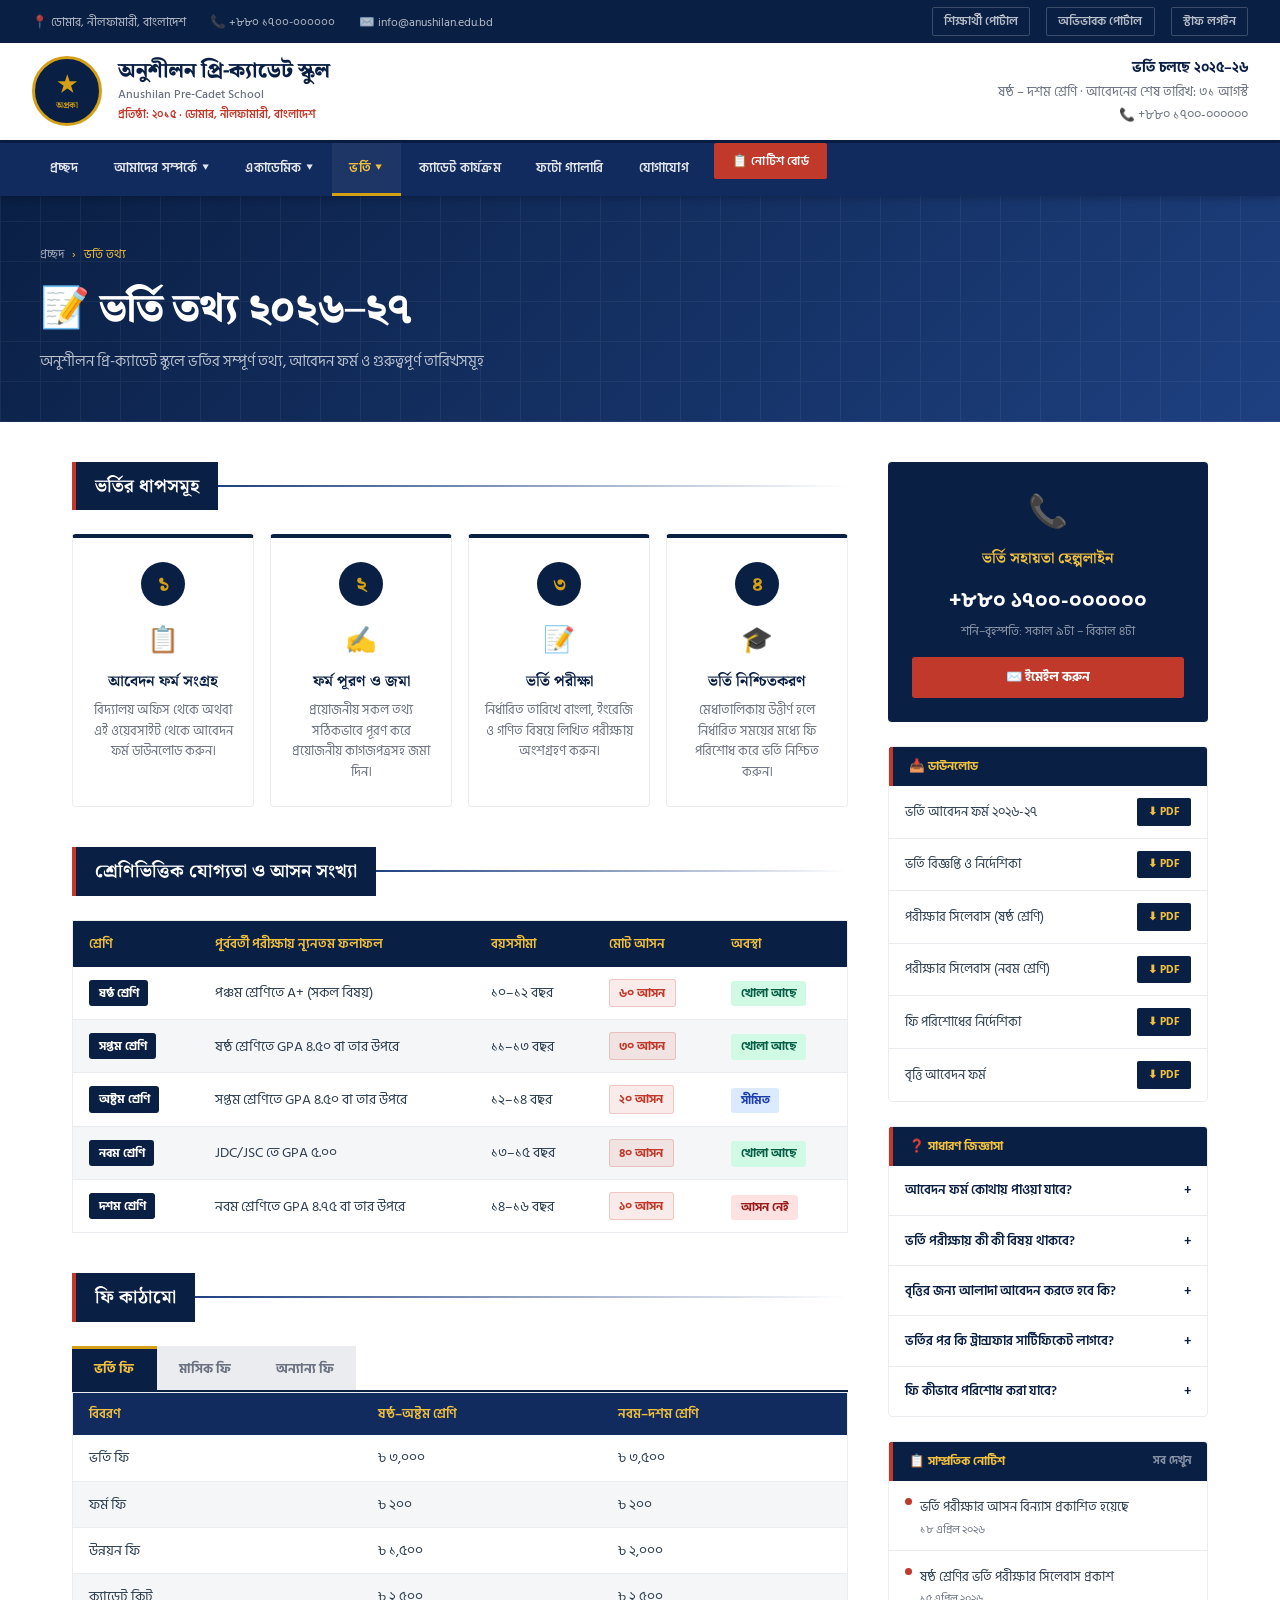
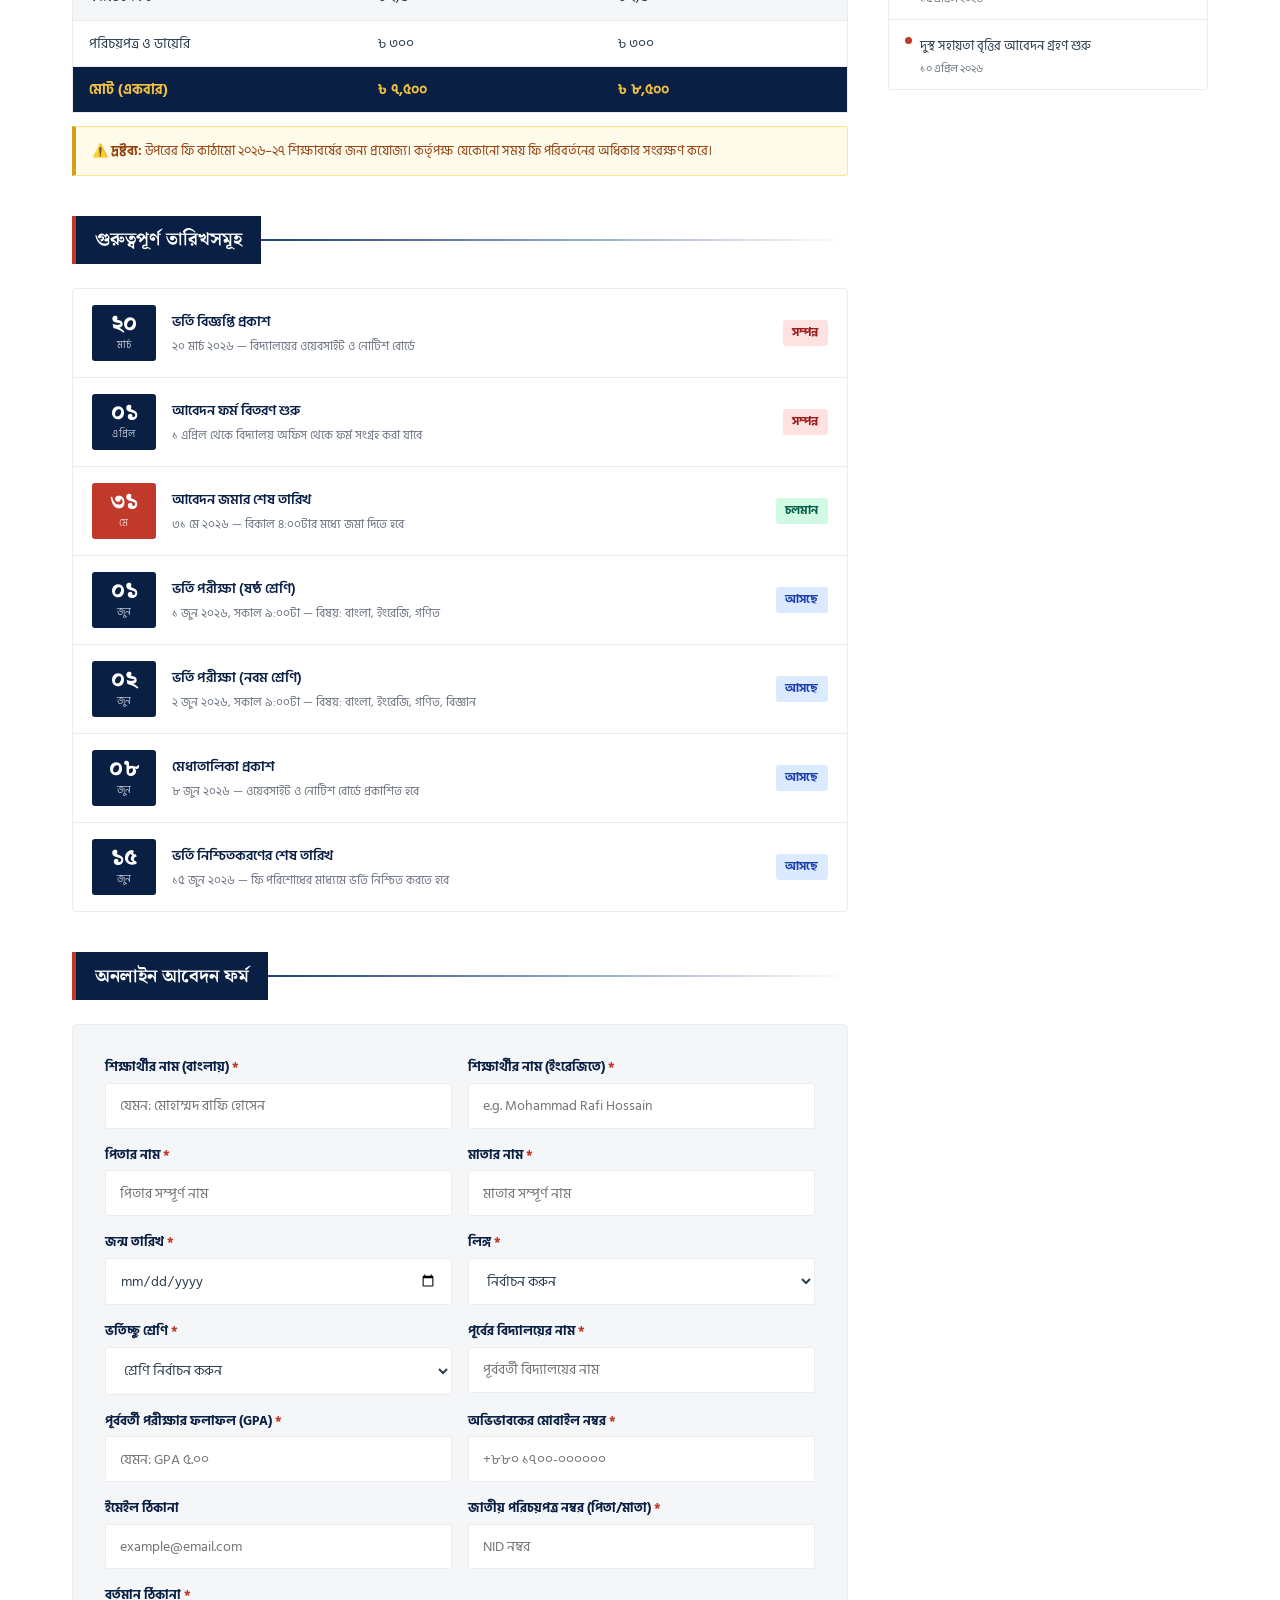
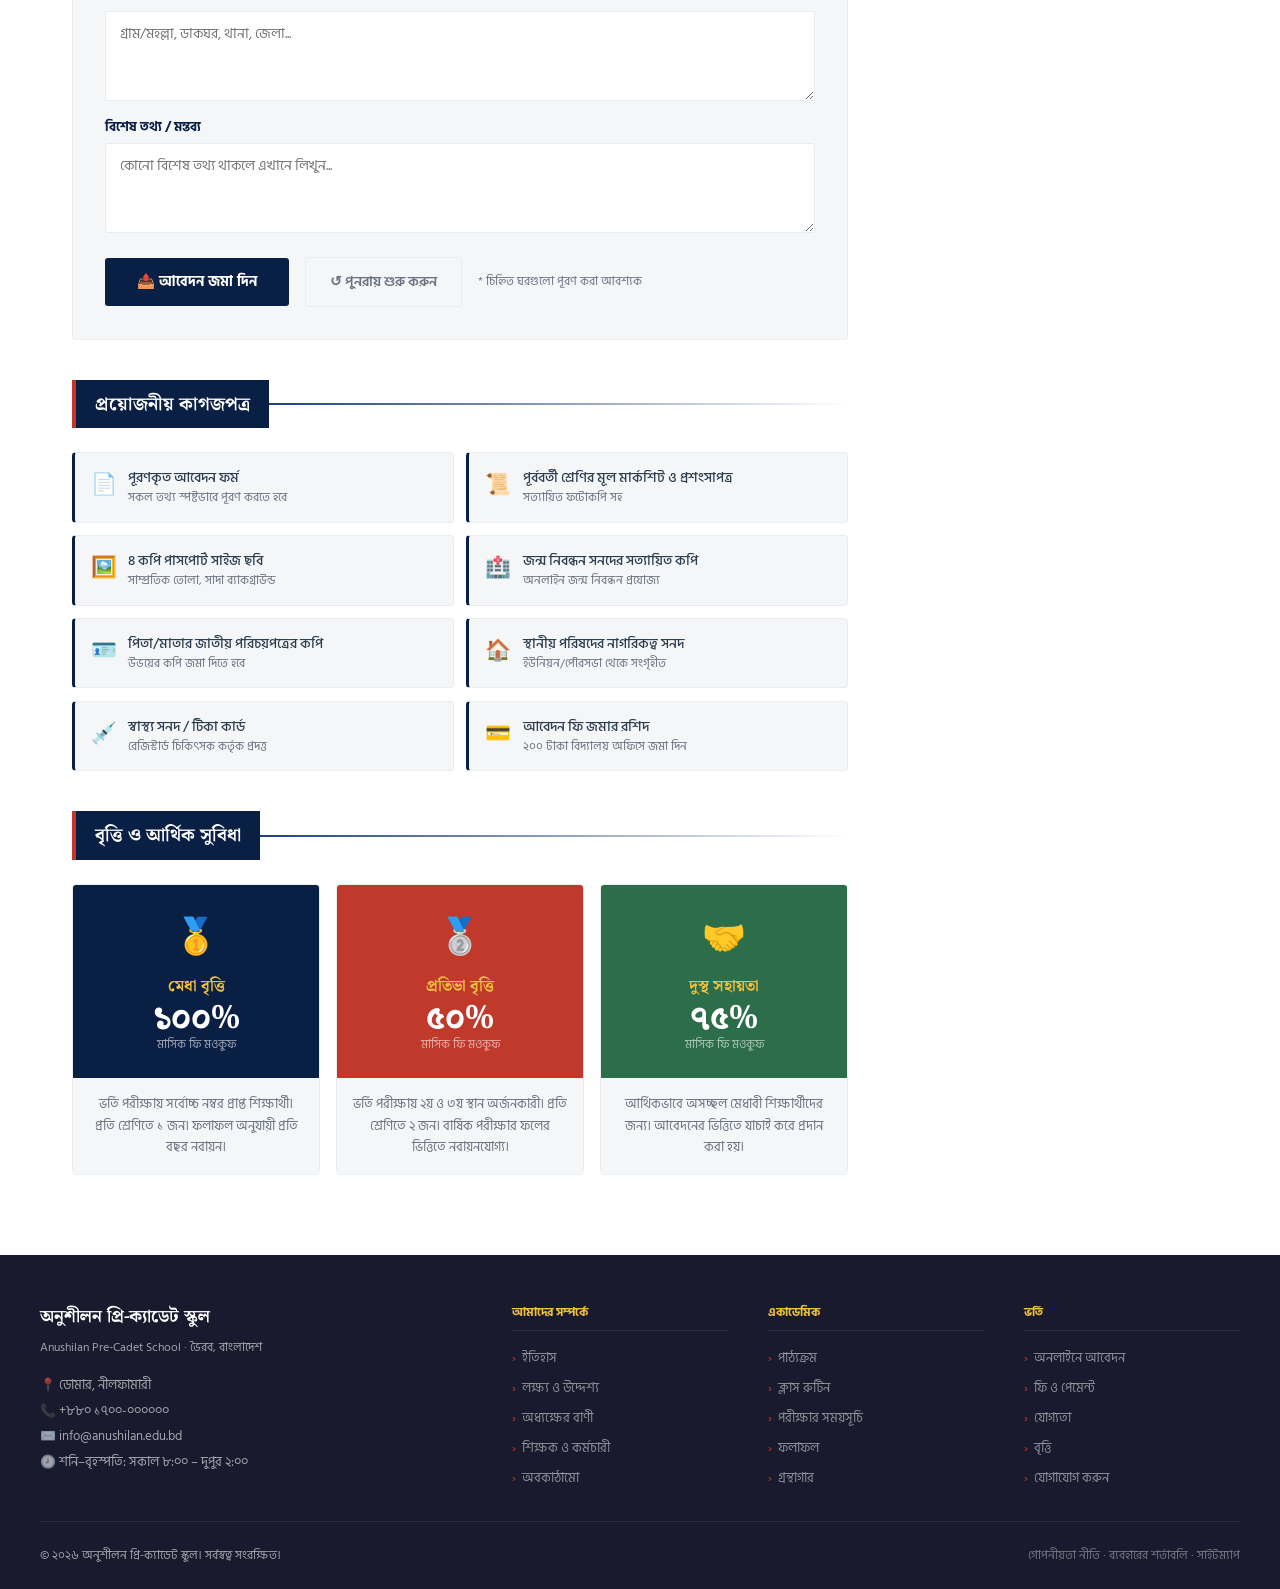
<file: admission_page.html>
<!DOCTYPE html>
<html lang="bn">
<head>
<meta charset="UTF-8">
<meta name="viewport" content="width=device-width, initial-scale=1.0">
<title>ভর্তি তথ্য — অনুশীলন প্রি-ক্যাডেট স্কুল</title>
<link href="https://fonts.googleapis.com/css2?family=Hind+Siliguri:wght@300;400;500;600;700&family=Noto+Serif+Bengali:wght@400;600;700;900&display=swap" rel="stylesheet">
<style>
*, *::before, *::after { box-sizing: border-box; margin: 0; padding: 0; }

:root {
  --navy: #0a1f44;
  --navy-mid: #122b5e;
  --navy-light: #1e4080;
  --red: #c0392b;
  --red-bright: #e74c3c;
  --gold: #d4a017;
  --gold-light: #f0c040;
  --white: #ffffff;
  --off-white: #f5f6f8;
  --light-gray: #eaecf0;
  --mid-gray: #6b7280;
  --dark: #1a1a2e;
  --text: #2c3e50;
}

html { scroll-behavior: smooth; }
body {
  font-family: 'Hind Siliguri', sans-serif;
  color: var(--text);
  background: var(--white);
  overflow-x: hidden;
}

/* ── TOP BAR ── */
.topbar {
  background: var(--navy);
  padding: 0.45rem 2rem;
  display: flex;
  justify-content: space-between;
  align-items: center;
  font-size: 0.78rem;
  color: rgba(255,255,255,0.7);
  gap: 1rem;
  flex-wrap: wrap;
}
.topbar-left { display: flex; gap: 1.5rem; align-items: center; flex-wrap: wrap; }
.topbar-left span { display: flex; align-items: center; gap: 0.4rem; }
.topbar-right { display: flex; gap: 1rem; align-items: center; }
.topbar-right a {
  color: rgba(255,255,255,0.7); text-decoration: none;
  font-size: 0.75rem; font-weight: 600;
  padding: 0.25rem 0.7rem;
  border: 1px solid rgba(255,255,255,0.2);
  border-radius: 2px;
  transition: all 0.2s;
}
.topbar-right a:hover { background: var(--red); border-color: var(--red); color: #fff; }

/* ── HEADER ── */
header {
  background: var(--white);
  border-bottom: 3px solid var(--navy);
  padding: 0.8rem 2rem;
  display: flex;
  align-items: center;
  justify-content: space-between;
  gap: 1rem;
}
.header-brand { display: flex; align-items: center; gap: 1rem; text-decoration: none; }
.logo-circle {
  width: 70px; height: 70px; flex-shrink: 0;
  background: var(--navy);
  border-radius: 50%;
  border: 3px solid var(--gold);
  display: flex; flex-direction: column;
  align-items: center; justify-content: center;
  color: var(--gold);
  font-family: 'Noto Serif Bengali', serif;
  font-size: 0.55rem; font-weight: 700;
  text-align: center; line-height: 1.3;
}
.logo-star { font-size: 1.4rem; display: block; }
.school-name-bn {
  font-family: 'Noto Serif Bengali', serif;
  font-size: 1.3rem; font-weight: 900;
  color: var(--navy); line-height: 1.2;
}
.school-name-en { font-size: 0.78rem; color: var(--mid-gray); font-weight: 500; }
.school-est { font-size: 0.7rem; color: var(--red); font-weight: 600; margin-top: 0.1rem; }
.header-right { text-align: right; font-size: 0.8rem; color: var(--mid-gray); line-height: 1.8; }
.header-right strong { color: var(--navy); font-size: 0.85rem; }

/* ── NAV ── */
nav {
  background: var(--navy-mid);
  position: sticky; top: 0; z-index: 100;
  box-shadow: 0 2px 8px rgba(0,0,0,0.25);
}
.nav-inner {
  display: flex; align-items: center;
  justify-content: space-between;
  padding: 0 2rem;
}
.nav-links { display: flex; list-style: none; }
.nav-links > li { position: relative; }
.nav-links > li > a {
  display: block;
  padding: 0.9rem 1.1rem;
  color: rgba(255,255,255,0.88);
  text-decoration: none;
  font-size: 0.82rem; font-weight: 600;
  letter-spacing: 0.02em;
  border-bottom: 3px solid transparent;
  transition: all 0.2s;
  white-space: nowrap;
}
.nav-links > li > a:hover,
.nav-links > li > a.active {
  color: var(--gold-light);
  border-bottom-color: var(--gold);
  background: rgba(255,255,255,0.05);
}
.nav-links li:hover .dropdown { display: block; }
.dropdown {
  display: none;
  position: absolute; top: 100%; left: 0;
  background: var(--navy);
  min-width: 200px;
  border-top: 2px solid var(--gold);
  box-shadow: 0 6px 20px rgba(0,0,0,0.35);
  z-index: 200;
}
.dropdown li a {
  display: block;
  padding: 0.65rem 1.2rem;
  color: rgba(255,255,255,0.75);
  text-decoration: none;
  font-size: 0.8rem;
  border-bottom: 1px solid rgba(255,255,255,0.06);
  transition: all 0.15s;
}
.dropdown li a:hover { background: rgba(255,255,255,0.07); color: var(--gold-light); padding-left: 1.6rem; }
.nav-notice-btn {
  background: var(--red); color: #fff !important;
  padding: 0.5rem 1.1rem !important;
  border-radius: 2px; border-bottom: none !important;
  margin-left: 0.5rem; font-size: 0.78rem !important;
}
.nav-notice-btn:hover { background: var(--red-bright) !important; }

/* Hamburger */
.hamburger {
    display: none;
    flex-direction: column;
    gap: 5px;
    cursor: pointer;
    padding: 0.8rem;
    background: none;
    border: none;
}

.hamburger span {
    display: block;
    width: 24px;
    height: 2px;
    background: #fff;
    border-radius: 2px;
    transition: all 0.3s ease-in-out;
}

.hamburger.open span:nth-child(1){
    transform: translateY(7px) rotate(45deg);
}
.hamburger.open span:nth-child(2){
    opacity: 0;
}
.hamburger.open span:nth-child(3){
    transform: translateY(-7px) rotate(-45deg);
}
.mobile-nav { display: none; flex-direction: column; background: var(--navy); padding: 0.5rem 0; }
.mobile-nav.open { display: flex; }
.mobile-nav a {
  padding: 0.75rem 1.5rem; color: rgba(255,255,255,0.8);
  text-decoration: none; font-size: 0.85rem; font-weight: 600;
  border-bottom: 1px solid rgba(255,255,255,0.06);
}
.mobile-nav a:hover { background: rgba(255,255,255,0.06); color: var(--gold-light); }

/* ── PAGE BANNER ── */
.page-banner {
  background: linear-gradient(135deg, var(--navy) 0%, var(--navy-light) 100%);
  padding: 3rem 2rem;
  position: relative; overflow: hidden;
}
.page-banner::before {
  content: '';
  position: absolute; inset: 0; opacity: 0.05;
  background-image: repeating-linear-gradient(
    0deg, rgba(255,255,255,1) 0, rgba(255,255,255,1) 1px, transparent 1px, transparent 40px
  ),
  repeating-linear-gradient(
    90deg, rgba(255,255,255,1) 0, rgba(255,255,255,1) 1px, transparent 1px, transparent 40px
  );
}
.page-banner-inner {
  max-width: 1200px; margin: 0 auto;
  position: relative; z-index: 2;
}
.breadcrumb {
  display: flex; align-items: center; gap: 0.5rem;
  font-size: 0.78rem; color: rgba(255,255,255,0.6);
  margin-bottom: 0.8rem;
}
.breadcrumb a { color: rgba(255,255,255,0.6); text-decoration: none; }
.breadcrumb a:hover { color: var(--gold-light); }
.breadcrumb span { color: var(--gold-light); }
.page-banner h1 {
  font-family: 'Noto Serif Bengali', serif;
  font-size: clamp(1.6rem, 3.5vw, 2.5rem);
  font-weight: 900; color: #fff;
  margin-bottom: 0.5rem;
}
.page-banner p { color: rgba(255,255,255,0.7); font-size: 0.95rem; }

/* ── MAIN LAYOUT ── */
.page-wrapper {
  max-width: 1200px; margin: 0 auto;
  padding: 2.5rem 2rem;
  display: grid;
  grid-template-columns: 1fr 320px;
  gap: 2.5rem;
}

/* ── SECTION HEADING ── */
.sec-heading {
  display: flex; align-items: center; gap: 0;
  margin-bottom: 1.5rem;
}
.sec-heading h2 {
  font-family: 'Noto Serif Bengali', serif;
  font-size: 1.15rem; font-weight: 700;
  color: var(--white);
  background: var(--navy);
  padding: 0.6rem 1.2rem;
  border-left: 4px solid var(--red);
}
.sec-heading-line {
  flex: 1; height: 2px;
  background: linear-gradient(to right, var(--navy-light), transparent);
}

/* ── ADMISSION STEPS ── */
.steps-section { margin-bottom: 2.5rem; }
.steps-grid {
  display: grid;
  grid-template-columns: repeat(4, 1fr);
  gap: 1rem;
}
.step-card {
  background: var(--white);
  border: 1px solid var(--light-gray);
  border-top: 4px solid var(--navy);
  border-radius: 4px;
  padding: 1.5rem 1rem;
  text-align: center;
  transition: all 0.2s;
}
.step-card:hover { border-top-color: var(--red); box-shadow: 0 6px 20px rgba(0,0,0,0.08); transform: translateY(-3px); }
.step-num {
  width: 44px; height: 44px;
  background: var(--navy);
  color: var(--gold);
  font-family: 'Noto Serif Bengali', serif;
  font-size: 1.2rem; font-weight: 900;
  border-radius: 50%;
  display: flex; align-items: center; justify-content: center;
  margin: 0 auto 0.8rem;
}
.step-icon { font-size: 1.6rem; margin-bottom: 0.5rem; }
.step-title {
  font-family: 'Noto Serif Bengali', serif;
  font-size: 0.95rem; font-weight: 700;
  color: var(--navy); margin-bottom: 0.4rem;
}
.step-desc { font-size: 0.8rem; color: var(--mid-gray); line-height: 1.6; }

/* ── ELIGIBILITY ── */
.eligibility-section { margin-bottom: 2.5rem; }
.eligibility-table {
  width: 100%;
  border-collapse: collapse;
  border: 1px solid var(--light-gray);
  font-size: 0.88rem;
}
.eligibility-table th {
  background: var(--navy);
  color: var(--gold-light);
  padding: 0.75rem 1rem;
  text-align: left;
  font-weight: 600;
  font-size: 0.82rem;
}
.eligibility-table td {
  padding: 0.75rem 1rem;
  border-bottom: 1px solid var(--light-gray);
  vertical-align: middle;
}
.eligibility-table tr:nth-child(even) td { background: var(--off-white); }
.eligibility-table tr:hover td { background: #eef2ff; }
.class-badge {
  display: inline-block;
  background: var(--navy);
  color: #fff;
  padding: 0.2rem 0.6rem;
  border-radius: 3px;
  font-size: 0.78rem; font-weight: 700;
}
.seats-badge {
  display: inline-block;
  background: rgba(192,57,43,0.1);
  color: var(--red);
  padding: 0.2rem 0.6rem;
  border-radius: 3px;
  font-size: 0.78rem; font-weight: 700;
  border: 1px solid rgba(192,57,43,0.2);
}

/* ── FEE STRUCTURE ── */
.fee-section { margin-bottom: 2.5rem; }
.fee-tabs {
  display: flex; gap: 0;
  border-bottom: 2px solid var(--navy);
  margin-bottom: 0;
}
.fee-tab {
  padding: 0.6rem 1.4rem;
  font-size: 0.82rem; font-weight: 700;
  background: var(--light-gray); color: var(--mid-gray);
  border: none; cursor: pointer;
  transition: all 0.2s;
  border-top: 3px solid transparent;
  font-family: 'Hind Siliguri', sans-serif;
}
.fee-tab.active { background: var(--navy); color: var(--gold-light); border-top-color: var(--gold); }
.fee-content { display: none; }
.fee-content.active { display: block; }
.fee-table {
  width: 100%; border-collapse: collapse;
  border: 1px solid var(--light-gray);
  font-size: 0.88rem;
}
.fee-table th {
  background: var(--navy-mid);
  color: var(--gold-light);
  padding: 0.7rem 1rem; text-align: left;
  font-size: 0.8rem; font-weight: 600;
}
.fee-table td {
  padding: 0.7rem 1rem;
  border-bottom: 1px solid var(--light-gray);
}
.fee-table tr:nth-child(even) td { background: var(--off-white); }
.fee-table .total-row td {
  background: var(--navy) !important;
  color: var(--gold-light);
  font-weight: 700;
}
.fee-note {
  background: #fffbeb;
  border: 1px solid #fde68a;
  border-left: 4px solid var(--gold);
  padding: 0.8rem 1rem;
  font-size: 0.82rem; color: #92400e;
  margin-top: 0.8rem; border-radius: 0 3px 3px 0;
}

/* ── IMPORTANT DATES ── */
.dates-section { margin-bottom: 2.5rem; }
.dates-list { list-style: none; border: 1px solid var(--light-gray); border-radius: 4px; overflow: hidden; }
.date-item {
  display: flex; align-items: center; gap: 1rem;
  padding: 1rem 1.2rem;
  border-bottom: 1px solid var(--light-gray);
  transition: background 0.15s;
}
.date-item:last-child { border-bottom: none; }
.date-item:hover { background: var(--off-white); }
.date-box {
  min-width: 64px; text-align: center;
  background: var(--navy); color: #fff;
  padding: 0.5rem 0.4rem; border-radius: 3px;
  flex-shrink: 0;
}
.date-day { font-size: 1.4rem; font-weight: 900; font-family: 'Noto Serif Bengali', serif; line-height: 1; }
.date-mon { font-size: 0.62rem; opacity: 0.75; letter-spacing: 0.05em; margin-top: 0.1rem; }
.date-info { flex: 1; }
.date-event {
  font-weight: 600; color: var(--navy); font-size: 0.9rem; margin-bottom: 0.15rem;
}
.date-detail { font-size: 0.78rem; color: var(--mid-gray); }
.date-status {
  font-size: 0.72rem; font-weight: 700; padding: 0.2rem 0.6rem;
  border-radius: 3px; flex-shrink: 0;
}
.status-open { background: #d1fae5; color: #065f46; }
.status-upcoming { background: #dbeafe; color: #1e40af; }
.status-closed { background: #fee2e2; color: #991b1b; }

/* ── APPLICATION FORM ── */
.form-section { margin-bottom: 2.5rem; }
.adm-form {
  background: var(--off-white);
  border: 1px solid var(--light-gray);
  border-radius: 4px;
  padding: 2rem;
}
.form-grid {
  display: grid;
  grid-template-columns: 1fr 1fr;
  gap: 1rem;
  margin-bottom: 1rem;
}
.form-group { display: flex; flex-direction: column; gap: 0.35rem; }
.form-group.full { grid-column: 1 / -1; }
.form-group label {
  font-size: 0.8rem; font-weight: 700;
  color: var(--navy);
}
.form-group label span { color: var(--red); }
.form-group input,
.form-group select,
.form-group textarea {
  padding: 0.65rem 0.9rem;
  border: 1px solid var(--light-gray);
  border-radius: 3px;
  font-family: 'Hind Siliguri', sans-serif;
  font-size: 0.88rem; color: var(--text);
  background: var(--white);
  transition: border-color 0.2s, box-shadow 0.2s;
  outline: none;
}
.form-group input:focus,
.form-group select:focus,
.form-group textarea:focus {
  border-color: var(--navy);
  box-shadow: 0 0 0 3px rgba(10,31,68,0.08);
}
.form-group textarea { resize: vertical; min-height: 90px; }
.form-group select { cursor: pointer; }
.form-submit {
  display: flex; gap: 1rem; align-items: center; flex-wrap: wrap;
  padding-top: 0.5rem;
}
.btn-submit {
  background: var(--navy); color: #fff;
  padding: 0.8rem 2rem;
  font-size: 0.9rem; font-weight: 700;
  border: none; border-radius: 3px;
  cursor: pointer; font-family: 'Hind Siliguri', sans-serif;
  transition: background 0.2s, transform 0.15s;
}
.btn-submit:hover { background: var(--navy-light); transform: translateY(-1px); }
.btn-reset {
  background: transparent; color: var(--mid-gray);
  padding: 0.8rem 1.5rem;
  font-size: 0.88rem; font-weight: 600;
  border: 1px solid var(--light-gray); border-radius: 3px;
  cursor: pointer; font-family: 'Hind Siliguri', sans-serif;
  transition: all 0.2s;
}
.btn-reset:hover { border-color: var(--mid-gray); color: var(--text); }
.form-note { font-size: 0.75rem; color: var(--mid-gray); }

/* ── DOCUMENTS REQUIRED ── */
.docs-section { margin-bottom: 2.5rem; }
.docs-grid {
  display: grid;
  grid-template-columns: 1fr 1fr;
  gap: 0.8rem;
}
.doc-item {
  display: flex; align-items: flex-start; gap: 0.7rem;
  padding: 0.9rem 1rem;
  background: var(--off-white);
  border: 1px solid var(--light-gray);
  border-radius: 4px;
  border-left: 3px solid var(--navy);
  transition: border-color 0.2s;
}
.doc-item:hover { border-left-color: var(--red); }
.doc-icon { font-size: 1.3rem; flex-shrink: 0; }
.doc-text { font-size: 0.85rem; color: var(--text); line-height: 1.5; font-weight: 500; }
.doc-sub { font-size: 0.75rem; color: var(--mid-gray); font-weight: 400; }

/* ── SCHOLARSHIP ── */
.scholarship-section { margin-bottom: 2.5rem; }
.scholarship-grid {
  display: grid;
  grid-template-columns: repeat(3, 1fr);
  gap: 1rem;
}
.schol-card {
  border-radius: 4px; overflow: hidden;
  border: 1px solid var(--light-gray);
  text-align: center;
  transition: box-shadow 0.2s;
}
.schol-card:hover { box-shadow: 0 6px 20px rgba(0,0,0,0.1); }
.schol-top {
  padding: 1.5rem 1rem;
  background: var(--navy);
}
.schol-icon { font-size: 2.2rem; margin-bottom: 0.5rem; }
.schol-name {
  font-family: 'Noto Serif Bengali', serif;
  font-size: 1rem; font-weight: 700;
  color: var(--gold-light); margin-bottom: 0.3rem;
}
.schol-pct {
  font-family: 'Noto Serif Bengali', serif;
  font-size: 2rem; font-weight: 900;
  color: #fff; line-height: 1;
}
.schol-pct-label { font-size: 0.72rem; color: rgba(255,255,255,0.6); }
.schol-body {
  padding: 1rem;
  background: var(--off-white);
}
.schol-criteria { font-size: 0.8rem; color: var(--mid-gray); line-height: 1.65; }

/* ── SIDEBAR ── */
.sidebar { display: flex; flex-direction: column; gap: 1.5rem; }

.sidebar-widget { border: 1px solid var(--light-gray); border-radius: 4px; overflow: hidden; }
.widget-header {
  background: var(--navy);
  color: var(--gold-light);
  padding: 0.6rem 1rem;
  font-size: 0.78rem; font-weight: 700;
  border-left: 4px solid var(--red);
  display: flex; justify-content: space-between; align-items: center;
}
.widget-header a { color: rgba(255,255,255,0.5); font-size: 0.7rem; text-decoration: none; }
.widget-header a:hover { color: var(--gold-light); }
.widget-body { padding: 1.2rem; }

/* Helpline box */
.helpline-box { background: var(--navy); border-radius: 4px; padding: 1.5rem; text-align: center; }
.helpline-icon { font-size: 2rem; margin-bottom: 0.5rem; }
.helpline-title { font-family: 'Noto Serif Bengali', serif; color: var(--gold-light); font-weight: 700; font-size: 0.95rem; margin-bottom: 0.8rem; }
.helpline-num { font-size: 1.3rem; font-weight: 700; color: #fff; display: block; margin-bottom: 0.3rem; }
.helpline-time { font-size: 0.75rem; color: rgba(255,255,255,0.55); margin-bottom: 1rem; }
.helpline-btn {
  display: block; background: var(--red); color: #fff;
  padding: 0.6rem 1rem; border-radius: 3px;
  text-decoration: none; font-size: 0.82rem; font-weight: 700;
  transition: background 0.2s;
}
.helpline-btn:hover { background: var(--red-bright); }

/* Download list */
.download-list { list-style: none; }
.download-item {
  display: flex; align-items: center; justify-content: space-between;
  padding: 0.75rem 1rem;
  border-bottom: 1px solid var(--light-gray);
  gap: 0.5rem;
}
.download-item:last-child { border-bottom: none; }
.download-name { font-size: 0.82rem; color: var(--text); line-height: 1.4; flex: 1; }
.download-btn {
  background: var(--navy); color: var(--gold-light);
  padding: 0.3rem 0.7rem; border-radius: 2px;
  font-size: 0.7rem; font-weight: 700;
  text-decoration: none; flex-shrink: 0;
  transition: background 0.2s;
}
.download-btn:hover { background: var(--navy-light); }

/* FAQ */
.faq-list { list-style: none; }
.faq-item { border-bottom: 1px solid var(--light-gray); }
.faq-item:last-child { border-bottom: none; }
.faq-q {
  padding: 0.85rem 1rem;
  font-size: 0.83rem; font-weight: 600;
  color: var(--navy); cursor: pointer;
  display: flex; justify-content: space-between; align-items: center;
  gap: 0.5rem;
  transition: background 0.15s;
  background: none; border: none;
  width: 100%; text-align: left;
  font-family: 'Hind Siliguri', sans-serif;
}
.faq-q:hover { background: var(--off-white); }
.faq-q.open { color: var(--red); background: var(--off-white); }
.faq-icon { flex-shrink: 0; transition: transform 0.2s; }
.faq-q.open .faq-icon { transform: rotate(45deg); }
.faq-a {
  display: none;
  padding: 0 1rem 0.85rem;
  font-size: 0.8rem; color: var(--mid-gray);
  line-height: 1.7;
}
.faq-a.open { display: block; }

/* Notice list in sidebar */
.notice-list { list-style: none; }
.notice-item {
  padding: 0.75rem 1rem;
  border-bottom: 1px solid var(--light-gray);
  display: flex; gap: 0.5rem; align-items: flex-start;
}
.notice-item:last-child { border-bottom: none; }
.notice-dot { width: 7px; height: 7px; border-radius: 50%; background: var(--red); flex-shrink: 0; margin-top: 5px; }
.notice-item a { font-size: 0.82rem; color: var(--text); text-decoration: none; line-height: 1.5; }
.notice-item a:hover { color: var(--red); }
.notice-date { font-size: 0.68rem; color: var(--mid-gray); display: block; margin-top: 0.1rem; }

/* ── FOOTER ── */
footer { background: var(--dark); color: rgba(255,255,255,0.6); padding: 3rem 2rem 1.5rem; }
.footer-grid {
  max-width: 1200px; margin: 0 auto;
  display: grid; grid-template-columns: 2fr 1fr 1fr 1fr;
  gap: 2.5rem;
  padding-bottom: 2rem;
  border-bottom: 1px solid rgba(255,255,255,0.08);
  margin-bottom: 1.5rem;
}
.footer-brand-name { font-family: 'Noto Serif Bengali', serif; font-size: 1.1rem; color: #fff; font-weight: 700; margin-bottom: 0.4rem; }
.footer-brand-sub { font-size: 0.78rem; margin-bottom: 1rem; }
.footer-contact { font-size: 0.8rem; line-height: 2; }
.footer-contact span { display: flex; gap: 0.5rem; align-items: center; }
.footer-col h4 {
  font-size: 0.72rem; font-weight: 700;
  color: var(--gold-light); margin-bottom: 1rem;
  padding-bottom: 0.5rem;
  border-bottom: 1px solid rgba(255,255,255,0.08);
}
.footer-col ul { list-style: none; display: flex; flex-direction: column; gap: 0.5rem; }
.footer-col a {
  text-decoration: none; color: rgba(255,255,255,0.5);
  font-size: 0.82rem; transition: color 0.2s;
  display: flex; align-items: center; gap: 0.4rem;
}
.footer-col a::before { content: '›'; color: var(--red); }
.footer-col a:hover { color: var(--gold-light); }
.footer-bottom {
  max-width: 1200px; margin: 0 auto;
  display: flex; justify-content: space-between;
  align-items: center; flex-wrap: wrap; gap: 0.8rem;
  font-size: 0.75rem;
}
.footer-bottom a { color: rgba(255,255,255,0.4); text-decoration: none; }
.footer-bottom a:hover { color: var(--gold-light); }

/* ── RESPONSIVE ── */
@media (max-width: 1024px) {
  .page-wrapper { grid-template-columns: 1fr 280px; }
  .steps-grid { grid-template-columns: repeat(2, 1fr); }
  .scholarship-grid { grid-template-columns: 1fr 1fr; }
  .footer-grid { grid-template-columns: 1fr 1fr; }
}
@media (max-width: 768px) {
  .topbar { padding: 0.4rem 1rem; }
  .topbar-right { display: none; }
  header { padding: 0.8rem 1rem; }
  .header-right { display: none; }
  .logo-circle { width: 55px; height: 55px; }
  .school-name-bn { font-size: 1rem; }
  .nav-inner { padding: 0 1rem; }
  .nav-links { display: none; }
  .hamburger { display: flex; }

  .page-wrapper { grid-template-columns: 1fr; padding: 1.5rem 1rem; }
  .sidebar { order: -1; }
  .steps-grid { grid-template-columns: 1fr 1fr; }
  .form-grid { grid-template-columns: 1fr; }
  .docs-grid { grid-template-columns: 1fr; }
  .scholarship-grid { grid-template-columns: 1fr; }
  .footer-grid { grid-template-columns: 1fr 1fr; gap: 1.5rem; }
}
@media (max-width: 480px) {
  .steps-grid { grid-template-columns: 1fr; }
  .eligibility-table { font-size: 0.78rem; }
  .fee-tabs { overflow-x: auto; }
  .fee-tab { white-space: nowrap; padding: 0.5rem 0.9rem; font-size: 0.75rem; }
  .footer-grid { grid-template-columns: 1fr; }
  .footer-bottom { flex-direction: column; text-align: center; }
}
</style>
</head>
<body>

<!-- TOP BAR -->
<div class="topbar">
  <div class="topbar-left">
    <span>📍 ডোমার, নীলফামারী, বাংলাদেশ</span>
    <span>📞 +৮৮০ ১৭০০-০০০০০০</span>
    <span>✉️ info@anushilan.edu.bd</span>
  </div>
  <div class="topbar-right">
    <a href="#">শিক্ষার্থী পোর্টাল</a>
    <a href="#">অভিভাবক পোর্টাল</a>
    <a href="#">স্টাফ লগইন</a>
  </div>
</div>

<!-- HEADER -->
<header>
  <a href="anushilan-school.html" class="header-brand">
    <div class="logo-circle">
      <span class="logo-star">★</span>
      অপ্রকা
    </div>
    <div>
      <div class="school-name-bn">অনুশীলন প্রি-ক্যাডেট স্কুল</div>
      <div class="school-name-en">Anushilan Pre-Cadet School</div>
      <div class="school-est">প্রতিষ্ঠা: ২০১৫ · ডোমার, নীলফামারী, বাংলাদেশ</div>
    </div>
  </a>
  <div class="header-right">
    <strong>ভর্তি চলছে ২০২৫–২৬</strong><br>
    ষষ্ঠ – দশম শ্রেণি · আবেদনের শেষ তারিখ: ৩১ আগস্ট<br>
    📞 +৮৮০ ১৭০০-০০০০০০
  </div>
</header>

<!-- NAV -->
<nav>
  <div class="nav-inner">
    <ul class="nav-links">
      <li><a href="index.html">প্রচ্ছদ</a></li>
      <li>
        <a href="#">আমাদের সম্পর্কে ▾</a>
        <ul class="dropdown">
          <li><a href="#">ইতিহাস</a></li>
          <li><a href="#">লক্ষ্য ও উদ্দেশ্য</a></li>
          <li><a href="#">অধ্যক্ষের বাণী</a></li>
          <li><a href="#">শিক্ষক ও কর্মচারী</a></li>
          <li><a href="#">অবকাঠামো</a></li>
        </ul>
      </li>
      <li>
        <a href="#">একাডেমিক ▾</a>
        <ul class="dropdown">
          <li><a href="#">পাঠ্যক্রম</a></li>
          <li><a href="#">ক্লাস রুটিন</a></li>
          <li><a href="#">পরীক্ষার ফলাফল</a></li>
          <li><a href="#">পরীক্ষা</a></li>
          <li><a href="#">গ্রন্থাগার</a></li>
        </ul>
      </li>
      <li>
        <a href="#" class="active">ভর্তি ▾</a>
        <ul class="dropdown">
          <li><a href="#">আবেদন করুন</a></li>
          <li><a href="#">ফি ও পেমেন্ট</a></li>
          <li><a href="#">যোগ্যতা</a></li>
          <li><a href="#">বৃত্তি</a></li>
        </ul>
      </li>
      <li><a href="#">ক্যাডেট কার্যক্রম</a></li>
      <li><a href="#">ফটো গ্যালারি</a></li>
      <li><a href="contact_page.html" class="thisPageisActive">যোগাযোগ</a></li>
      <li><a href="#" class="nav-notice-btn">📋 নোটিশ বোর্ড</a></li>
    </ul>
    <button class="hamburger" id="hamburger" aria-label="Menu">
      <span></span><span></span><span></span>
    </button>
  </div>
  <div class="mobile-nav" id="mobileNav">
    <a href="index.html">🏠 প্রচ্ছদ</a>
    <a href="#">ℹ️ আমাদের সম্পর্কে</a>
    <a href="#">📚 একাডেমিক</a>
    <a href="#">📝 ভর্তি</a>
    <a href="#">⚔️ ক্যাডেট কার্যক্রম</a>
    <a href="#">🖼️ গ্যালারি</a>
    <a href="#">📋 নোটিশ</a>
    <a href="contact_page.html" class="thisPageisActive">📞 যোগাযোগ</a>
  </div>
</nav>

<!-- PAGE BANNER -->
<div class="page-banner">
  <div class="page-banner-inner">
    <div class="breadcrumb">
      <a href="anushilan-school.html">প্রচ্ছদ</a>
      <span>›</span>
      <span>ভর্তি তথ্য</span>
    </div>
    <h1>📝 ভর্তি তথ্য ২০২৬–২৭</h1>
    <p>অনুশীলন প্রি-ক্যাডেট স্কুলে ভর্তির সম্পূর্ণ তথ্য, আবেদন ফর্ম ও গুরুত্বপূর্ণ তারিখসমূহ</p>
  </div>
</div>

<!-- PAGE CONTENT -->
<div class="page-wrapper">

  <!-- MAIN CONTENT -->
  <div class="main-content">

    <!-- HOW TO APPLY STEPS -->
    <div class="steps-section">
      <div class="sec-heading">
        <h2>ভর্তির ধাপসমূহ</h2>
        <div class="sec-heading-line"></div>
      </div>
      <div class="steps-grid">
        <div class="step-card">
          <div class="step-num">১</div>
          <div class="step-icon">📋</div>
          <div class="step-title">আবেদন ফর্ম সংগ্রহ</div>
          <div class="step-desc">বিদ্যালয় অফিস থেকে অথবা এই ওয়েবসাইট থেকে আবেদন ফর্ম ডাউনলোড করুন।</div>
        </div>
        <div class="step-card">
          <div class="step-num">২</div>
          <div class="step-icon">✍️</div>
          <div class="step-title">ফর্ম পূরণ ও জমা</div>
          <div class="step-desc">প্রয়োজনীয় সকল তথ্য সঠিকভাবে পূরণ করে প্রয়োজনীয় কাগজপত্রসহ জমা দিন।</div>
        </div>
        <div class="step-card">
          <div class="step-num">৩</div>
          <div class="step-icon">📝</div>
          <div class="step-title">ভর্তি পরীক্ষা</div>
          <div class="step-desc">নির্ধারিত তারিখে বাংলা, ইংরেজি ও গণিত বিষয়ে লিখিত পরীক্ষায় অংশগ্রহণ করুন।</div>
        </div>
        <div class="step-card">
          <div class="step-num">৪</div>
          <div class="step-icon">🎓</div>
          <div class="step-title">ভর্তি নিশ্চিতকরণ</div>
          <div class="step-desc">মেধাতালিকায় উত্তীর্ণ হলে নির্ধারিত সময়ের মধ্যে ফি পরিশোধ করে ভর্তি নিশ্চিত করুন।</div>
        </div>
      </div>
    </div>

    <!-- ELIGIBILITY TABLE -->
    <div class="eligibility-section">
      <div class="sec-heading">
        <h2>শ্রেণিভিত্তিক যোগ্যতা ও আসন সংখ্যা</h2>
        <div class="sec-heading-line"></div>
      </div>
      <table class="eligibility-table">
        <thead>
          <tr>
            <th>শ্রেণি</th>
            <th>পূর্ববর্তী পরীক্ষায় ন্যূনতম ফলাফল</th>
            <th>বয়সসীমা</th>
            <th>মোট আসন</th>
            <th>অবস্থা</th>
          </tr>
        </thead>
        <tbody>
          <tr>
            <td><span class="class-badge">ষষ্ঠ শ্রেণি</span></td>
            <td>পঞ্চম শ্রেণিতে A+ (সকল বিষয়)</td>
            <td>১০–১২ বছর</td>
            <td><span class="seats-badge">৬০ আসন</span></td>
            <td><span class="date-status status-open">খোলা আছে</span></td>
          </tr>
          <tr>
            <td><span class="class-badge">সপ্তম শ্রেণি</span></td>
            <td>ষষ্ঠ শ্রেণিতে GPA ৪.৫০ বা তার উপরে</td>
            <td>১১–১৩ বছর</td>
            <td><span class="seats-badge">৩০ আসন</span></td>
            <td><span class="date-status status-open">খোলা আছে</span></td>
          </tr>
          <tr>
            <td><span class="class-badge">অষ্টম শ্রেণি</span></td>
            <td>সপ্তম শ্রেণিতে GPA ৪.৫০ বা তার উপরে</td>
            <td>১২–১৪ বছর</td>
            <td><span class="seats-badge">২০ আসন</span></td>
            <td><span class="date-status status-upcoming">সীমিত</span></td>
          </tr>
          <tr>
            <td><span class="class-badge">নবম শ্রেণি</span></td>
            <td>JDC/JSC তে GPA ৫.০০</td>
            <td>১৩–১৫ বছর</td>
            <td><span class="seats-badge">৪০ আসন</span></td>
            <td><span class="date-status status-open">খোলা আছে</span></td>
          </tr>
          <tr>
            <td><span class="class-badge">দশম শ্রেণি</span></td>
            <td>নবম শ্রেণিতে GPA ৪.৭৫ বা তার উপরে</td>
            <td>১৪–১৬ বছর</td>
            <td><span class="seats-badge">১০ আসন</span></td>
            <td><span class="date-status status-closed">আসন নেই</span></td>
          </tr>
        </tbody>
      </table>
    </div>

    <!-- FEE STRUCTURE -->
    <div class="fee-section">
      <div class="sec-heading">
        <h2>ফি কাঠামো</h2>
        <div class="sec-heading-line"></div>
      </div>
      <div class="fee-tabs">
        <button class="fee-tab active" data-fee="admission-fee">ভর্তি ফি</button>
        <button class="fee-tab" data-fee="monthly-fee">মাসিক ফি</button>
        <button class="fee-tab" data-fee="other-fee">অন্যান্য ফি</button>
      </div>

      <div id="admission-fee" class="fee-content active">
        <table class="fee-table">
          <thead><tr><th>বিবরণ</th><th>ষষ্ঠ–অষ্টম শ্রেণি</th><th>নবম–দশম শ্রেণি</th></tr></thead>
          <tbody>
            <tr><td>ভর্তি ফি</td><td>৳ ৩,০০০</td><td>৳ ৩,৫০০</td></tr>
            <tr><td>ফর্ম ফি</td><td>৳ ২০০</td><td>৳ ২০০</td></tr>
            <tr><td>উন্নয়ন ফি</td><td>৳ ১,৫০০</td><td>৳ ২,০০০</td></tr>
            <tr><td>ক্যাডেট কিট</td><td>৳ ২,৫০০</td><td>৳ ২,৫০০</td></tr>
            <tr><td>পরিচয়পত্র ও ডায়েরি</td><td>৳ ৩০০</td><td>৳ ৩০০</td></tr>
            <tr class="total-row"><td><strong>মোট (একবার)</strong></td><td><strong>৳ ৭,৫০০</strong></td><td><strong>৳ ৮,৫০০</strong></td></tr>
          </tbody>
        </table>
      </div>

      <div id="monthly-fee" class="fee-content">
        <table class="fee-table">
          <thead><tr><th>বিবরণ</th><th>ষষ্ঠ–সপ্তম</th><th>অষ্টম–নবম</th><th>দশম শ্রেণি</th></tr></thead>
          <tbody>
            <tr><td>টিউশন ফি</td><td>৳ ৮০০</td><td>৳ ৯৫০</td><td>৳ ১,১০০</td></tr>
            <tr><td>বিদ্যালয় ফি</td><td>৳ ২০০</td><td>৳ ২৫০</td><td>৳ ৩০০</td></tr>
            <tr><td>ক্যাডেট প্রশিক্ষণ ফি</td><td>৳ ৩০০</td><td>৳ ৩০০</td><td>৳ ৩০০</td></tr>
            <tr><td>পরিবহন (ঐচ্ছিক)</td><td>৳ ৫০০</td><td>৳ ৫০০</td><td>৳ ৫০০</td></tr>
            <tr class="total-row"><td><strong>মোট (মাসিক)</strong></td><td><strong>৳ ১,৩০০</strong></td><td><strong>৳ ১,৫০০</strong></td><td><strong>৳ ১,৭০০</strong></td></tr>
          </tbody>
        </table>
      </div>

      <div id="other-fee" class="fee-content">
        <table class="fee-table">
          <thead><tr><th>বিবরণ</th><th>পরিমাণ</th><th>প্রযোজ্য</th></tr></thead>
          <tbody>
            <tr><td>বার্ষিক ক্রীড়া ফি</td><td>৳ ৫০০</td><td>সকল শ্রেণি</td></tr>
            <tr><td>বার্ষিক সাংস্কৃতিক ফি</td><td>৳ ৩০০</td><td>সকল শ্রেণি</td></tr>
            <tr><td>পরীক্ষা ফি (অর্ধবার্ষিক)</td><td>৳ ৪০০</td><td>সকল শ্রেণি</td></tr>
            <tr><td>পরীক্ষা ফি (বার্ষিক)</td><td>৳ ৬০০</td><td>সকল শ্রেণি</td></tr>
            <tr><td>বোর্ড পরীক্ষা ফি (JSC)</td><td>৳ ১,২০০</td><td>অষ্টম শ্রেণি</td></tr>
            <tr><td>বোর্ড পরীক্ষা ফি (SSC)</td><td>৳ ১,৮০০</td><td>দশম শ্রেণি</td></tr>
          </tbody>
        </table>
      </div>
      <div class="fee-note">
        ⚠️ <strong>দ্রষ্টব্য:</strong> উপরের ফি কাঠামো ২০২৬–২৭ শিক্ষাবর্ষের জন্য প্রযোজ্য। কর্তৃপক্ষ যেকোনো সময় ফি পরিবর্তনের অধিকার সংরক্ষণ করে।
      </div>
    </div>

    <!-- IMPORTANT DATES -->
    <div class="dates-section">
      <div class="sec-heading">
        <h2>গুরুত্বপূর্ণ তারিখসমূহ</h2>
        <div class="sec-heading-line"></div>
      </div>
      <ul class="dates-list">
        <li class="date-item">
          <div class="date-box"><div class="date-day">২০</div><div class="date-mon">মার্চ</div></div>
          <div class="date-info">
            <div class="date-event">ভর্তি বিজ্ঞপ্তি প্রকাশ</div>
            <div class="date-detail">২০ মার্চ ২০২৬ — বিদ্যালয়ের ওয়েবসাইট ও নোটিশ বোর্ডে</div>
          </div>
          <span class="date-status status-closed">সম্পন্ন</span>
        </li>
        <li class="date-item">
          <div class="date-box"><div class="date-day">০১</div><div class="date-mon">এপ্রিল</div></div>
          <div class="date-info">
            <div class="date-event">আবেদন ফর্ম বিতরণ শুরু</div>
            <div class="date-detail">১ এপ্রিল থেকে বিদ্যালয় অফিস থেকে ফর্ম সংগ্রহ করা যাবে</div>
          </div>
          <span class="date-status status-closed">সম্পন্ন</span>
        </li>
        <li class="date-item">
          <div class="date-box" style="background:var(--red)"><div class="date-day">৩১</div><div class="date-mon">মে</div></div>
          <div class="date-info">
            <div class="date-event">আবেদন জমার শেষ তারিখ</div>
            <div class="date-detail">৩১ মে ২০২৬ — বিকাল ৪:০০টার মধ্যে জমা দিতে হবে</div>
          </div>
          <span class="date-status status-open">চলমান</span>
        </li>
        <li class="date-item">
          <div class="date-box"><div class="date-day">০১</div><div class="date-mon">জুন</div></div>
          <div class="date-info">
            <div class="date-event">ভর্তি পরীক্ষা (ষষ্ঠ শ্রেণি)</div>
            <div class="date-detail">১ জুন ২০২৬, সকাল ৯:০০টা — বিষয়: বাংলা, ইংরেজি, গণিত</div>
          </div>
          <span class="date-status status-upcoming">আসছে</span>
        </li>
        <li class="date-item">
          <div class="date-box"><div class="date-day">০২</div><div class="date-mon">জুন</div></div>
          <div class="date-info">
            <div class="date-event">ভর্তি পরীক্ষা (নবম শ্রেণি)</div>
            <div class="date-detail">২ জুন ২০২৬, সকাল ৯:০০টা — বিষয়: বাংলা, ইংরেজি, গণিত, বিজ্ঞান</div>
          </div>
          <span class="date-status status-upcoming">আসছে</span>
        </li>
        <li class="date-item">
          <div class="date-box"><div class="date-day">০৮</div><div class="date-mon">জুন</div></div>
          <div class="date-info">
            <div class="date-event">মেধাতালিকা প্রকাশ</div>
            <div class="date-detail">৮ জুন ২০২৬ — ওয়েবসাইট ও নোটিশ বোর্ডে প্রকাশিত হবে</div>
          </div>
          <span class="date-status status-upcoming">আসছে</span>
        </li>
        <li class="date-item">
          <div class="date-box"><div class="date-day">১৫</div><div class="date-mon">জুন</div></div>
          <div class="date-info">
            <div class="date-event">ভর্তি নিশ্চিতকরণের শেষ তারিখ</div>
            <div class="date-detail">১৫ জুন ২০২৬ — ফি পরিশোধের মাধ্যমে ভর্তি নিশ্চিত করতে হবে</div>
          </div>
          <span class="date-status status-upcoming">আসছে</span>
        </li>
      </ul>
    </div>

    <!-- APPLICATION FORM -->
    <div class="form-section">
      <div class="sec-heading">
        <h2>অনলাইন আবেদন ফর্ম</h2>
        <div class="sec-heading-line"></div>
      </div>
      <div class="adm-form">
        <div class="form-grid">
          <div class="form-group">
            <label>শিক্ষার্থীর নাম (বাংলায়) <span>*</span></label>
            <input type="text" placeholder="যেমন: মোহাম্মদ রাফি হোসেন">
          </div>
          <div class="form-group">
            <label>শিক্ষার্থীর নাম (ইংরেজিতে) <span>*</span></label>
            <input type="text" placeholder="e.g. Mohammad Rafi Hossain">
          </div>
          <div class="form-group">
            <label>পিতার নাম <span>*</span></label>
            <input type="text" placeholder="পিতার সম্পূর্ণ নাম">
          </div>
          <div class="form-group">
            <label>মাতার নাম <span>*</span></label>
            <input type="text" placeholder="মাতার সম্পূর্ণ নাম">
          </div>
          <div class="form-group">
            <label>জন্ম তারিখ <span>*</span></label>
            <input type="date">
          </div>
          <div class="form-group">
            <label>লিঙ্গ <span>*</span></label>
            <select>
              <option value="">নির্বাচন করুন</option>
              <option>পুরুষ</option>
              <option>মহিলা</option>
            </select>
          </div>
          <div class="form-group">
            <label>ভর্তিচ্ছু শ্রেণি <span>*</span></label>
            <select>
              <option value="">শ্রেণি নির্বাচন করুন</option>
              <option>ষষ্ঠ শ্রেণি</option>
              <option>সপ্তম শ্রেণি</option>
              <option>অষ্টম শ্রেণি</option>
              <option>নবম শ্রেণি</option>
              <option>দশম শ্রেণি</option>
            </select>
          </div>
          <div class="form-group">
            <label>পূর্বের বিদ্যালয়ের নাম <span>*</span></label>
            <input type="text" placeholder="পূর্ববর্তী বিদ্যালয়ের নাম">
          </div>
          <div class="form-group">
            <label>পূর্ববর্তী পরীক্ষার ফলাফল (GPA) <span>*</span></label>
            <input type="text" placeholder="যেমন: GPA ৫.০০">
          </div>
          <div class="form-group">
            <label>অভিভাবকের মোবাইল নম্বর <span>*</span></label>
            <input type="tel" placeholder="+৮৮০ ১৭০০-০০০০০০">
          </div>
          <div class="form-group">
            <label>ইমেইল ঠিকানা</label>
            <input type="email" placeholder="example@email.com">
          </div>
          <div class="form-group">
            <label>জাতীয় পরিচয়পত্র নম্বর (পিতা/মাতা) <span>*</span></label>
            <input type="text" placeholder="NID নম্বর">
          </div>
          <div class="form-group full">
            <label>বর্তমান ঠিকানা <span>*</span></label>
            <textarea placeholder="গ্রাম/মহল্লা, ডাকঘর, থানা, জেলা..."></textarea>
          </div>
          <div class="form-group full">
            <label>বিশেষ তথ্য / মন্তব্য</label>
            <textarea placeholder="কোনো বিশেষ তথ্য থাকলে এখানে লিখুন..."></textarea>
          </div>
        </div>
        <div class="form-submit">
          <button class="btn-submit">📤 আবেদন জমা দিন</button>
          <button class="btn-reset" type="reset">↺ পুনরায় শুরু করুন</button>
          <span class="form-note">* চিহ্নিত ঘরগুলো পূরণ করা আবশ্যক</span>
        </div>
      </div>
    </div>

    <!-- REQUIRED DOCUMENTS -->
    <div class="docs-section">
      <div class="sec-heading">
        <h2>প্রয়োজনীয় কাগজপত্র</h2>
        <div class="sec-heading-line"></div>
      </div>
      <div class="docs-grid">
        <div class="doc-item">
          <div class="doc-icon">📄</div>
          <div>
            <div class="doc-text">পূরণকৃত আবেদন ফর্ম</div>
            <div class="doc-sub">সকল তথ্য স্পষ্টভাবে পূরণ করতে হবে</div>
          </div>
        </div>
        <div class="doc-item">
          <div class="doc-icon">📜</div>
          <div>
            <div class="doc-text">পূর্ববর্তী শ্রেণির মূল মার্কশিট ও প্রশংসাপত্র</div>
            <div class="doc-sub">সত্যায়িত ফটোকপি সহ</div>
          </div>
        </div>
        <div class="doc-item">
          <div class="doc-icon">🖼️</div>
          <div>
            <div class="doc-text">৪ কপি পাসপোর্ট সাইজ ছবি</div>
            <div class="doc-sub">সাম্প্রতিক তোলা, সাদা ব্যাকগ্রাউন্ড</div>
          </div>
        </div>
        <div class="doc-item">
          <div class="doc-icon">🏥</div>
          <div>
            <div class="doc-text">জন্ম নিবন্ধন সনদের সত্যায়িত কপি</div>
            <div class="doc-sub">অনলাইন জন্ম নিবন্ধন প্রযোজ্য</div>
          </div>
        </div>
        <div class="doc-item">
          <div class="doc-icon">🪪</div>
          <div>
            <div class="doc-text">পিতা/মাতার জাতীয় পরিচয়পত্রের কপি</div>
            <div class="doc-sub">উভয়ের কপি জমা দিতে হবে</div>
          </div>
        </div>
        <div class="doc-item">
          <div class="doc-icon">🏠</div>
          <div>
            <div class="doc-text">স্থানীয় পরিষদের নাগরিকত্ব সনদ</div>
            <div class="doc-sub">ইউনিয়ন/পৌরসভা থেকে সংগৃহীত</div>
          </div>
        </div>
        <div class="doc-item">
          <div class="doc-icon">💉</div>
          <div>
            <div class="doc-text">স্বাস্থ্য সনদ / টিকা কার্ড</div>
            <div class="doc-sub">রেজিস্টার্ড চিকিৎসক কর্তৃক প্রদত্ত</div>
          </div>
        </div>
        <div class="doc-item">
          <div class="doc-icon">💳</div>
          <div>
            <div class="doc-text">আবেদন ফি জমার রশিদ</div>
            <div class="doc-sub">২০০ টাকা বিদ্যালয় অফিসে জমা দিন</div>
          </div>
        </div>
      </div>
    </div>

    <!-- SCHOLARSHIP -->
    <div class="scholarship-section">
      <div class="sec-heading">
        <h2>বৃত্তি ও আর্থিক সুবিধা</h2>
        <div class="sec-heading-line"></div>
      </div>
      <div class="scholarship-grid">
        <div class="schol-card">
          <div class="schol-top">
            <div class="schol-icon">🥇</div>
            <div class="schol-name">মেধা বৃত্তি</div>
            <div class="schol-pct">১০০%</div>
            <div class="schol-pct-label">মাসিক ফি মওকুফ</div>
          </div>
          <div class="schol-body">
            <div class="schol-criteria">ভর্তি পরীক্ষায় সর্বোচ্চ নম্বর প্রাপ্ত শিক্ষার্থী। প্রতি শ্রেণিতে ১ জন। ফলাফল অনুযায়ী প্রতি বছর নবায়ন।</div>
          </div>
        </div>
        <div class="schol-card">
          <div class="schol-top" style="background:var(--red)">
            <div class="schol-icon">🥈</div>
            <div class="schol-name">প্রতিভা বৃত্তি</div>
            <div class="schol-pct">৫০%</div>
            <div class="schol-pct-label">মাসিক ফি মওকুফ</div>
          </div>
          <div class="schol-body">
            <div class="schol-criteria">ভর্তি পরীক্ষায় ২য় ও ৩য় স্থান অর্জনকারী। প্রতি শ্রেণিতে ২ জন। বার্ষিক পরীক্ষার ফলের ভিত্তিতে নবায়নযোগ্য।</div>
          </div>
        </div>
        <div class="schol-card">
          <div class="schol-top" style="background:#2c6e49">
            <div class="schol-icon">🤝</div>
            <div class="schol-name">দুস্থ সহায়তা</div>
            <div class="schol-pct">৭৫%</div>
            <div class="schol-pct-label">মাসিক ফি মওকুফ</div>
          </div>
          <div class="schol-body">
            <div class="schol-criteria">আর্থিকভাবে অসচ্ছল মেধাবী শিক্ষার্থীদের জন্য। আবেদনের ভিত্তিতে যাচাই করে প্রদান করা হয়।</div>
          </div>
        </div>
      </div>
    </div>

  </div><!-- /main-content -->

  <!-- SIDEBAR -->
  <aside class="sidebar">

    <!-- Helpline -->
    <div class="helpline-box">
      <div class="helpline-icon">📞</div>
      <div class="helpline-title">ভর্তি সহায়তা হেল্পলাইন</div>
      <span class="helpline-num">+৮৮০ ১৭০০-০০০০০০</span>
      <div class="helpline-time">শনি–বৃহস্পতি: সকাল ৯টা – বিকাল ৪টা</div>
      <a href="mailto:admission@anushilan.edu.bd" class="helpline-btn">✉️ ইমেইল করুন</a>
    </div>

    <!-- Downloads -->
    <div class="sidebar-widget">
      <div class="widget-header">📥 ডাউনলোড</div>
      <ul class="download-list">
        <li class="download-item">
          <span class="download-name">ভর্তি আবেদন ফর্ম ২০২৬-২৭</span>
          <a href="#" class="download-btn">⬇ PDF</a>
        </li>
        <li class="download-item">
          <span class="download-name">ভর্তি বিজ্ঞপ্তি ও নির্দেশিকা</span>
          <a href="#" class="download-btn">⬇ PDF</a>
        </li>
        <li class="download-item">
          <span class="download-name">পরীক্ষার সিলেবাস (ষষ্ঠ শ্রেণি)</span>
          <a href="#" class="download-btn">⬇ PDF</a>
        </li>
        <li class="download-item">
          <span class="download-name">পরীক্ষার সিলেবাস (নবম শ্রেণি)</span>
          <a href="#" class="download-btn">⬇ PDF</a>
        </li>
        <li class="download-item">
          <span class="download-name">ফি পরিশোধের নির্দেশিকা</span>
          <a href="#" class="download-btn">⬇ PDF</a>
        </li>
        <li class="download-item">
          <span class="download-name">বৃত্তি আবেদন ফর্ম</span>
          <a href="#" class="download-btn">⬇ PDF</a>
        </li>
      </ul>
    </div>

    <!-- FAQ -->
    <div class="sidebar-widget">
      <div class="widget-header">❓ সাধারণ জিজ্ঞাসা</div>
      <ul class="faq-list">
        <li class="faq-item">
          <button class="faq-q">আবেদন ফর্ম কোথায় পাওয়া যাবে? <span class="faq-icon">+</span></button>
          <div class="faq-a">বিদ্যালয়ের অফিস থেকে অথবা এই ওয়েবসাইটের ডাউনলোড বিভাগ থেকে ফর্ম সংগ্রহ করা যাবে।</div>
        </li>
        <li class="faq-item">
          <button class="faq-q">ভর্তি পরীক্ষায় কী কী বিষয় থাকবে? <span class="faq-icon">+</span></button>
          <div class="faq-a">ষষ্ঠ শ্রেণিতে বাংলা, ইংরেজি ও গণিত। নবম শ্রেণিতে অতিরিক্ত বিজ্ঞান বিষয়ও থাকবে।</div>
        </li>
        <li class="faq-item">
          <button class="faq-q">বৃত্তির জন্য আলাদা আবেদন করতে হবে কি? <span class="faq-icon">+</span></button>
          <div class="faq-a">মেধা ও প্রতিভা বৃত্তি স্বয়ংক্রিয়ভাবে দেওয়া হয়। দুস্থ সহায়তা বৃত্তির জন্য আলাদা ফর্ম জমা দিতে হবে।</div>
        </li>
        <li class="faq-item">
          <button class="faq-q">ভর্তির পর কি ট্রান্সফার সার্টিফিকেট লাগবে? <span class="faq-icon">+</span></button>
          <div class="faq-a">হ্যাঁ, পূর্ববর্তী বিদ্যালয়ের ট্রান্সফার সার্টিফিকেট (TC) ভর্তির ৩০ দিনের মধ্যে জমা দিতে হবে।</div>
        </li>
        <li class="faq-item">
          <button class="faq-q">ফি কীভাবে পরিশোধ করা যাবে? <span class="faq-icon">+</span></button>
          <div class="faq-a">বিদ্যালয় অফিসে নগদ অথবা বিকাশ/নগদ মোবাইল ব্যাংকিংয়ের মাধ্যমে ফি পরিশোধ করা যাবে।</div>
        </li>
      </ul>
    </div>

    <!-- Recent Notices -->
    <div class="sidebar-widget">
      <div class="widget-header">📋 সাম্প্রতিক নোটিশ <a href="#">সব দেখুন</a></div>
      <ul class="notice-list">
        <li class="notice-item">
          <div class="notice-dot"></div>
          <div>
            <a href="#">ভর্তি পরীক্ষার আসন বিন্যাস প্রকাশিত হয়েছে</a>
            <span class="notice-date">১৮ এপ্রিল ২০২৬</span>
          </div>
        </li>
        <li class="notice-item">
          <div class="notice-dot"></div>
          <div>
            <a href="#">ষষ্ঠ শ্রেণির ভর্তি পরীক্ষার সিলেবাস প্রকাশ</a>
            <span class="notice-date">১৫ এপ্রিল ২০২৬</span>
          </div>
        </li>
        <li class="notice-item">
          <div class="notice-dot"></div>
          <div>
            <a href="#">দুস্থ সহায়তা বৃত্তির আবেদন গ্রহণ শুরু</a>
            <span class="notice-date">১০ এপ্রিল ২০২৬</span>
          </div>
        </li>
      </ul>
    </div>

  </aside>
</div><!-- /page-wrapper -->

<!-- FOOTER -->
<footer>
  <div class="footer-grid">
    <div class="footer-brand">
      <div class="footer-brand-name">অনুশীলন প্রি-ক্যাডেট স্কুল</div>
      <div class="footer-brand-sub">Anushilan Pre-Cadet School · ভৈরব, বাংলাদেশ</div>
      <div class="footer-contact">
        <span>📍 ডোমার, নীলফামারী</span>
        <span>📞 +৮৮০ ১৭০০-০০০০০০</span>
        <span>✉️ info@anushilan.edu.bd</span>
        <span>🕗 শনি–বৃহস্পতি: সকাল ৮:০০ – দুপুর ২:০০</span>
      </div>
    </div>
    <div class="footer-col">
      <h4>আমাদের সম্পর্কে</h4>
      <ul>
        <li><a href="#">ইতিহাস</a></li>
        <li><a href="#">লক্ষ্য ও উদ্দেশ্য</a></li>
        <li><a href="#">অধ্যক্ষের বাণী</a></li>
        <li><a href="#">শিক্ষক ও কর্মচারী</a></li>
        <li><a href="#">অবকাঠামো</a></li>
      </ul>
    </div>
    <div class="footer-col">
      <h4>একাডেমিক</h4>
      <ul>
        <li><a href="#">পাঠ্যক্রম</a></li>
        <li><a href="#">ক্লাস রুটিন</a></li>
        <li><a href="#">পরীক্ষার সময়সূচি</a></li>
        <li><a href="#">ফলাফল</a></li>
        <li><a href="#">গ্রন্থাগার</a></li>
      </ul>
    </div>
    <div class="footer-col">
      <h4>ভর্তি</h4>
      <ul>
        <li><a href="#">অনলাইনে আবেদন</a></li>
        <li><a href="#">ফি ও পেমেন্ট</a></li>
        <li><a href="#">যোগ্যতা</a></li>
        <li><a href="#">বৃত্তি</a></li>
        <li><a href="#">যোগাযোগ করুন</a></li>
      </ul>
    </div>
  </div>
  <div class="footer-bottom">
    <span>© ২০২৬ অনুশীলন প্রি-ক্যাডেট স্কুল। সর্বস্বত্ব সংরক্ষিত।</span>
    <span>
      <a href="#">গোপনীয়তা নীতি</a> ·
      <a href="#">ব্যবহারের শর্তাবলি</a> ·
      <a href="#">সাইটম্যাপ</a>
    </span>
  </div>
</footer>

<script>
// Hamburger
document.getElementById('hamburger').addEventListener('click', () => {
  document.getElementById('mobileNav').classList.toggle('open');
  document.getElementById('hamburger').classList.toggle('open');
});

// Fee tabs
document.querySelectorAll('.fee-tab').forEach(tab => {
  tab.addEventListener('click', () => {
    document.querySelectorAll('.fee-tab').forEach(t => t.classList.remove('active'));
    document.querySelectorAll('.fee-content').forEach(c => c.classList.remove('active'));
    tab.classList.add('active');
    document.getElementById(tab.dataset.fee).classList.add('active');
  });
});

// FAQ accordion
document.querySelectorAll('.faq-q').forEach(btn => {
  btn.addEventListener('click', () => {
    const isOpen = btn.classList.contains('open');
    document.querySelectorAll('.faq-q').forEach(b => { b.classList.remove('open'); b.nextElementSibling.classList.remove('open'); });
    if (!isOpen) { btn.classList.add('open'); btn.nextElementSibling.classList.add('open'); }
  });
});
</script>
</body>
</html>
</file>
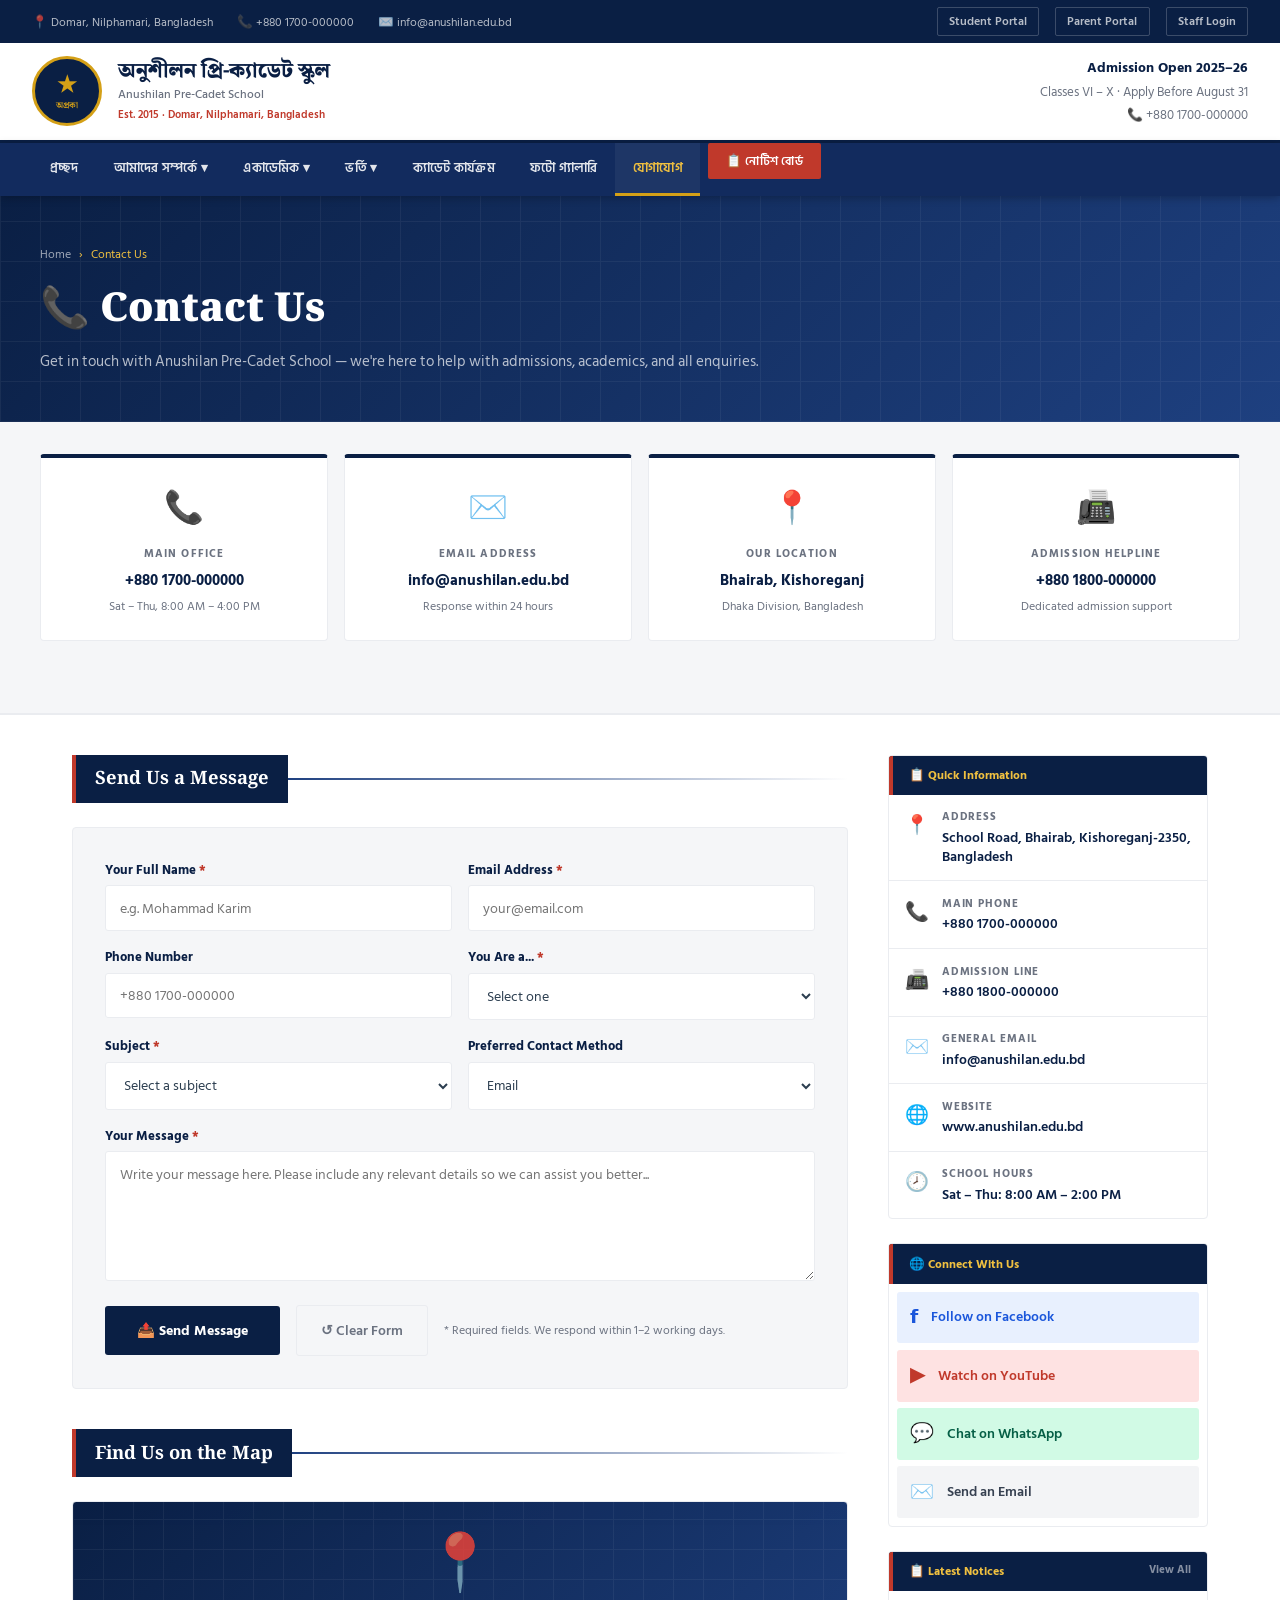
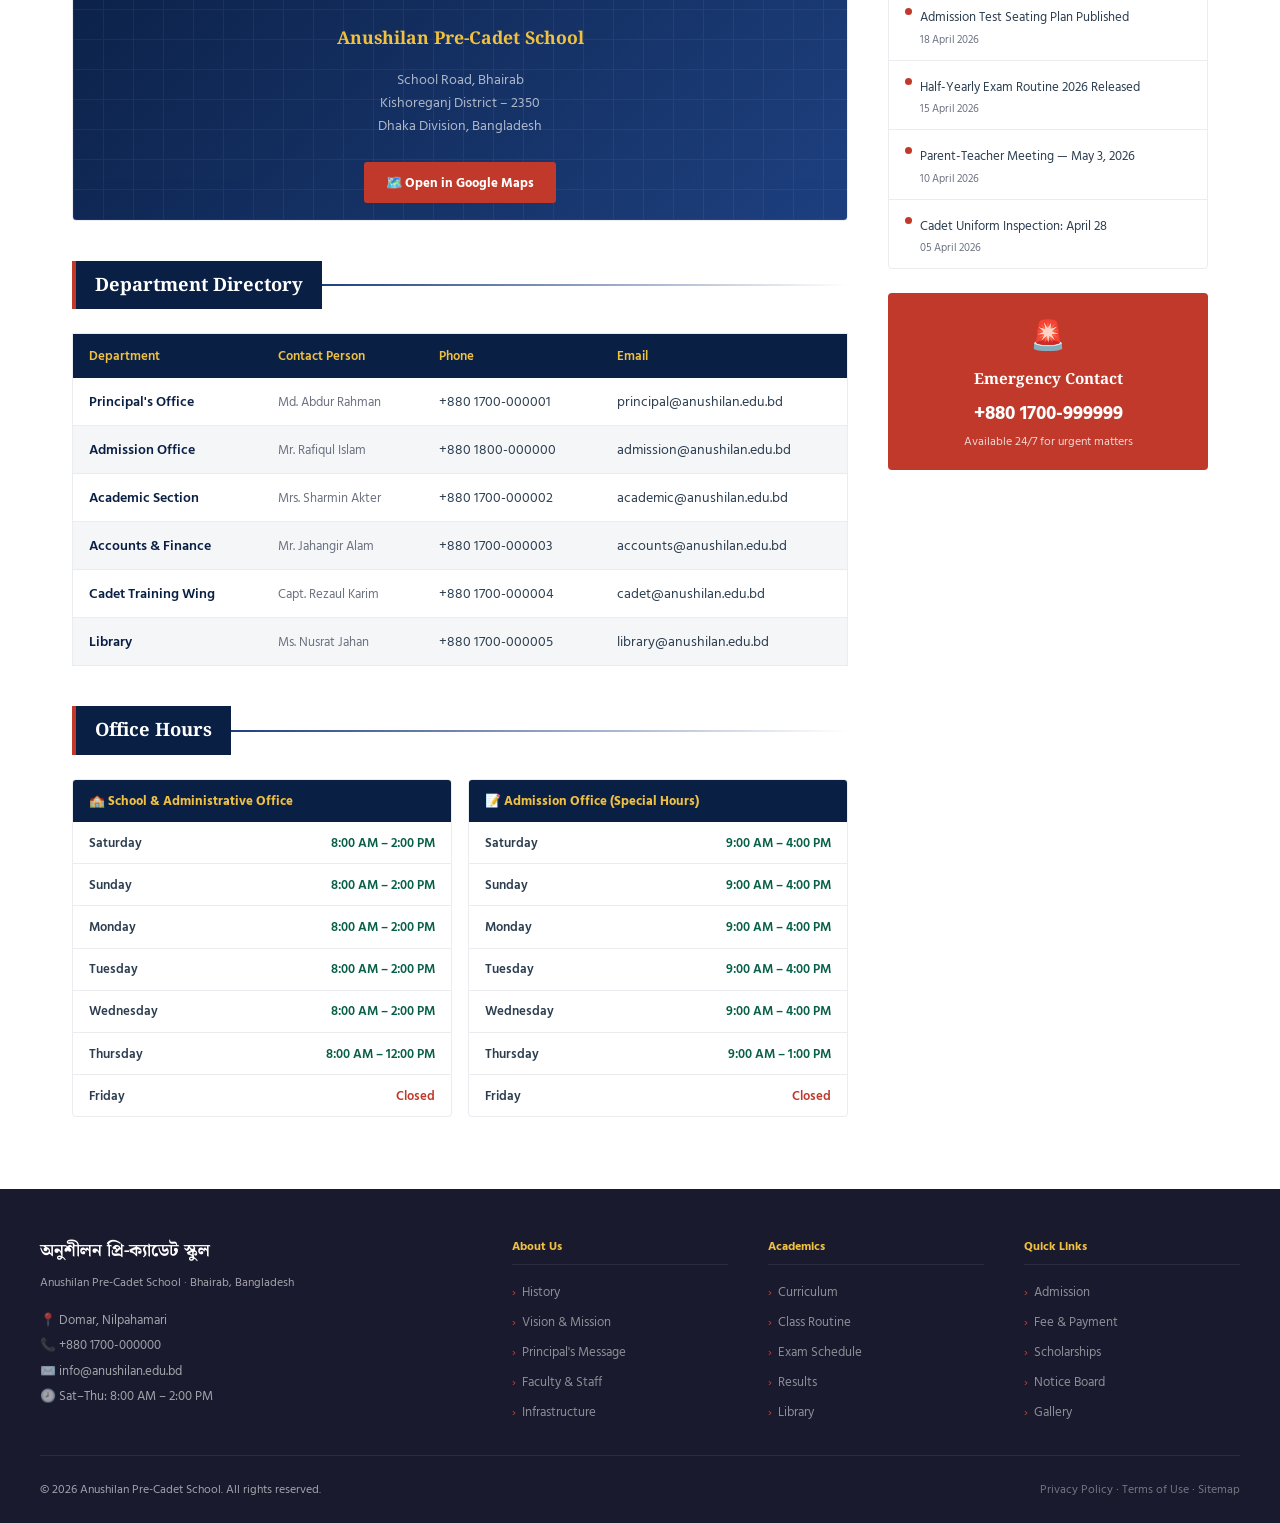
<file: contact_page.html>
<!DOCTYPE html>
<html lang="en">
<head>
<meta charset="UTF-8">
<meta name="viewport" content="width=device-width, initial-scale=1.0">
<title>Contact Us — Anushilan Pre-Cadet School</title>
<link rel="stylesheet" href="styles/contact_styles.css">
<link href="https://fonts.googleapis.com/css2?family=Hind+Siliguri:wght@300;400;500;600;700&family=Noto+Serif+Bengali:wght@400;600;700;900&display=swap" rel="stylesheet">
</head>
<body>

<!-- TOP BAR -->
<div class="topbar">
  <div class="topbar-left">
    <span>📍 Domar, Nilphamari, Bangladesh</span>
    <span>📞 +880 1700-000000</span>
    <span>✉️ info@anushilan.edu.bd</span>
  </div>
  <div class="topbar-right">
    <a href="#">Student Portal</a>
    <a href="#">Parent Portal</a>
    <a href="#">Staff Login</a>
  </div>
</div>

<!-- HEADER -->
<header>
  <a href="anushilan-school.html" class="header-brand">
    <div class="logo-circle">
      <span class="logo-star">★</span>
      অপ্রকা
    </div>
    <div>
      <div class="school-name-bn">অনুশীলন প্রি-ক্যাডেট স্কুল</div>
      <div class="school-name-en">Anushilan Pre-Cadet School</div>
      <div class="school-est">Est. 2015 · Domar, Nilphamari, Bangladesh</div>
    </div>
  </a>
  <div class="header-right">
    <strong>Admission Open 2025–26</strong><br>
    Classes VI – X · Apply Before August 31<br>
    📞 +880 1700-000000
  </div>
</header>

<!-- NAV -->
<nav>
  <div class="nav-inner">
    <ul class="nav-links">
      <li><a href="index.html">প্রচ্ছদ</a></li>
      <li>
        <a href="#">আমাদের সম্পর্কে ▾</a>
        <ul class="dropdown">
          <li><a href="#">ইতিহাস</a></li>
          <li><a href="#">লক্ষ্য ও উদ্দেশ্য</a></li>
          <li><a href="#">অধ্যক্ষের বাণী</a></li>
          <li><a href="#">শিক্ষক ও কর্মচারী</a></li>
          <li><a href="#">অবকাঠামো</a></li>
        </ul>
      </li>
      <li>
        <a href="#">একাডেমিক ▾</a>
        <ul class="dropdown">
          <li><a href="#">পাঠ্যক্রম</a></li>
          <li><a href="#">ক্লাস রুটিন</a></li>
          <li><a href="#">পরীক্ষার ফলাফল</a></li>
          <li><a href="#">পরীক্ষা</a></li>
          <li><a href="#">গ্রন্থাগার</a></li>
        </ul>
      </li>
      <li>
        <a href="admission_page.html">ভর্তি ▾</a>
        <ul class="dropdown">
          <li><a href="admission_page.html">আবেদন করুন</a></li>
          <li><a href="admission_page.html">ফি ও পেমেন্ট</a></li>
          <li><a href="admission_page.html">যোগ্যতা</a></li>
          <li><a href="admission_page.html">বৃত্তি</a></li>
        </ul>
      </li>
      <li><a href="#">ক্যাডেট কার্যক্রম</a></li>
      <li><a href="#">ফটো গ্যালারি</a></li>
      <li><a href="#" class="active">যোগাযোগ</a></li>
      <li><a href="#" class="nav-notice-btn">📋 নোটিশ বোর্ড</a></li>
    </ul>
    <button class="hamburger" id="hamburger" aria-label="Menu">
      <span></span><span></span><span></span>
    </button>
  </div>
  <div class="mobile-nav" id="mobileNav">
    <a href="index.html">🏠 প্রচ্ছদ</a>
    <a href="#">ℹ️ আমাদের সম্পর্কে</a>
    <a href="#">📚 একাডেমিক</a>
    <a href="admission_page.html">📝 ভর্তি</a>
    <a href="#">⚔️ ক্যাডেট কার্যক্রম</a>
    <a href="#">🖼️ গ্যালারি</a>
    <a href="#">📋 নোটিশ</a>
    <a href="#" class="active">📞 যোগাযোগ</a>
  </div>
</nav>

<!-- PAGE BANNER -->
<div class="page-banner">
  <div class="page-banner-inner">
    <div class="breadcrumb">
      <a href="anushilan-school.html">Home</a>
      <span>›</span>
      <span>Contact Us</span>
    </div>
    <h1>📞 Contact Us</h1>
    <p>Get in touch with Anushilan Pre-Cadet School — we're here to help with admissions, academics, and all enquiries.</p>
  </div>
</div>

<!-- CONTACT CARDS -->
<div style="background:var(--off-white); border-bottom: 2px solid var(--light-gray); padding: 2rem;">
  <div style="max-width:1200px; margin:0 auto;">
    <div class="contact-cards">
      <div class="contact-card">
        <div class="cc-icon">📞</div>
        <div class="cc-label">Main Office</div>
        <div class="cc-value">+880 1700-000000</div>
        <div class="cc-sub">Sat – Thu, 8:00 AM – 4:00 PM</div>
      </div>
      <div class="contact-card">
        <div class="cc-icon">✉️</div>
        <div class="cc-label">Email Address</div>
        <div class="cc-value">info@anushilan.edu.bd</div>
        <div class="cc-sub">Response within 24 hours</div>
      </div>
      <div class="contact-card">
        <div class="cc-icon">📍</div>
        <div class="cc-label">Our Location</div>
        <div class="cc-value">Bhairab, Kishoreganj</div>
        <div class="cc-sub">Dhaka Division, Bangladesh</div>
      </div>
      <div class="contact-card">
        <div class="cc-icon">📠</div>
        <div class="cc-label">Admission Helpline</div>
        <div class="cc-value">+880 1800-000000</div>
        <div class="cc-sub">Dedicated admission support</div>
      </div>
    </div>
  </div>
</div>

<!-- MAIN CONTENT -->
<div class="page-wrapper">
  <div class="main-content">

    <!-- CONTACT FORM -->
    <div class="sec-heading">
      <h2>Send Us a Message</h2>
      <div class="sec-heading-line"></div>
    </div>
    <div class="contact-form-wrap">
      <div class="form-grid">
        <div class="form-group">
          <label>Your Full Name <span>*</span></label>
          <input type="text" placeholder="e.g. Mohammad Karim">
        </div>
        <div class="form-group">
          <label>Email Address <span>*</span></label>
          <input type="email" placeholder="your@email.com">
        </div>
        <div class="form-group">
          <label>Phone Number</label>
          <input type="tel" placeholder="+880 1700-000000">
        </div>
        <div class="form-group">
          <label>You Are a... <span>*</span></label>
          <select>
            <option value="">Select one</option>
            <option>Parent / Guardian</option>
            <option>Prospective Student</option>
            <option>Current Student</option>
            <option>Alumni</option>
            <option>Teacher / Staff</option>
            <option>Journalist / Media</option>
            <option>Other</option>
          </select>
        </div>
        <div class="form-group">
          <label>Subject <span>*</span></label>
          <select>
            <option value="">Select a subject</option>
            <option>Admission Enquiry</option>
            <option>Fee & Payment</option>
            <option>Academic Information</option>
            <option>Cadet Programme</option>
            <option>Scholarship</option>
            <option>Complaint / Feedback</option>
            <option>Other</option>
          </select>
        </div>
        <div class="form-group">
          <label>Preferred Contact Method</label>
          <select>
            <option>Email</option>
            <option>Phone Call</option>
            <option>WhatsApp</option>
          </select>
        </div>
        <div class="form-group full">
          <label>Your Message <span>*</span></label>
          <textarea placeholder="Write your message here. Please include any relevant details so we can assist you better..."></textarea>
        </div>
      </div>
      <div class="form-submit">
        <button class="btn-submit" id="sendBtn">📤 Send Message</button>
        <button class="btn-reset">↺ Clear Form</button>
        <span class="form-note">* Required fields. We respond within 1–2 working days.</span>
      </div>
      <div class="success-msg" id="successMsg">
        ✅ Thank you! Your message has been sent. We will get back to you shortly.
      </div>
    </div>

    <!-- MAP -->
    <div class="map-section">
      <div class="sec-heading">
        <h2>Find Us on the Map</h2>
        <div class="sec-heading-line"></div>
      </div>
      <div class="map-placeholder">
        <div class="map-pin">📍</div>
        <div class="map-title">Anushilan Pre-Cadet School</div>
        <div class="map-address">
          School Road, Bhairab<br>
          Kishoreganj District – 2350<br>
          Dhaka Division, Bangladesh
        </div>
        <a href="https://maps.google.com" target="_blank" class="map-btn">🗺️ Open in Google Maps</a>
      </div>
    </div>

    <!-- DEPARTMENT CONTACTS -->
    <div class="dept-section">
      <div class="sec-heading">
        <h2>Department Directory</h2>
        <div class="sec-heading-line"></div>
      </div>
      <table class="dept-table">
        <thead>
          <tr>
            <th>Department</th>
            <th>Contact Person</th>
            <th>Phone</th>
            <th>Email</th>
          </tr>
        </thead>
        <tbody>
          <tr>
            <td><div class="dept-name">Principal's Office</div></td>
            <td><div class="dept-person">Md. Abdur Rahman</div></td>
            <td>+880 1700-000001</td>
            <td>principal@anushilan.edu.bd</td>
          </tr>
          <tr>
            <td><div class="dept-name">Admission Office</div></td>
            <td><div class="dept-person">Mr. Rafiqul Islam</div></td>
            <td>+880 1800-000000</td>
            <td>admission@anushilan.edu.bd</td>
          </tr>
          <tr>
            <td><div class="dept-name">Academic Section</div></td>
            <td><div class="dept-person">Mrs. Sharmin Akter</div></td>
            <td>+880 1700-000002</td>
            <td>academic@anushilan.edu.bd</td>
          </tr>
          <tr>
            <td><div class="dept-name">Accounts & Finance</div></td>
            <td><div class="dept-person">Mr. Jahangir Alam</div></td>
            <td>+880 1700-000003</td>
            <td>accounts@anushilan.edu.bd</td>
          </tr>
          <tr>
            <td><div class="dept-name">Cadet Training Wing</div></td>
            <td><div class="dept-person">Capt. Rezaul Karim</div></td>
            <td>+880 1700-000004</td>
            <td>cadet@anushilan.edu.bd</td>
          </tr>
          <tr>
            <td><div class="dept-name">Library</div></td>
            <td><div class="dept-person">Ms. Nusrat Jahan</div></td>
            <td>+880 1700-000005</td>
            <td>library@anushilan.edu.bd</td>
          </tr>
        </tbody>
      </table>
    </div>

    <!-- OFFICE HOURS -->
    <div class="hours-section">
      <div class="sec-heading">
        <h2>Office Hours</h2>
        <div class="sec-heading-line"></div>
      </div>
      <div class="hours-grid">
        <div class="hours-card">
          <div class="hours-header">🏫 School & Administrative Office</div>
          <div class="hours-body">
            <div class="hours-row"><span class="hours-day">Saturday</span><span class="hours-open">8:00 AM – 2:00 PM</span></div>
            <div class="hours-row"><span class="hours-day">Sunday</span><span class="hours-open">8:00 AM – 2:00 PM</span></div>
            <div class="hours-row"><span class="hours-day">Monday</span><span class="hours-open">8:00 AM – 2:00 PM</span></div>
            <div class="hours-row"><span class="hours-day">Tuesday</span><span class="hours-open">8:00 AM – 2:00 PM</span></div>
            <div class="hours-row"><span class="hours-day">Wednesday</span><span class="hours-open">8:00 AM – 2:00 PM</span></div>
            <div class="hours-row"><span class="hours-day">Thursday</span><span class="hours-open">8:00 AM – 12:00 PM</span></div>
            <div class="hours-row"><span class="hours-day">Friday</span><span class="hours-closed">Closed</span></div>
          </div>
        </div>
        <div class="hours-card">
          <div class="hours-header">📝 Admission Office (Special Hours)</div>
          <div class="hours-body">
            <div class="hours-row"><span class="hours-day">Saturday</span><span class="hours-open">9:00 AM – 4:00 PM</span></div>
            <div class="hours-row"><span class="hours-day">Sunday</span><span class="hours-open">9:00 AM – 4:00 PM</span></div>
            <div class="hours-row"><span class="hours-day">Monday</span><span class="hours-open">9:00 AM – 4:00 PM</span></div>
            <div class="hours-row"><span class="hours-day">Tuesday</span><span class="hours-open">9:00 AM – 4:00 PM</span></div>
            <div class="hours-row"><span class="hours-day">Wednesday</span><span class="hours-open">9:00 AM – 4:00 PM</span></div>
            <div class="hours-row"><span class="hours-day">Thursday</span><span class="hours-open">9:00 AM – 1:00 PM</span></div>
            <div class="hours-row"><span class="hours-day">Friday</span><span class="hours-closed">Closed</span></div>
          </div>
        </div>
      </div>
    </div>

  </div><!-- /main -->

  <!-- SIDEBAR -->
  <aside class="sidebar">

    <!-- Quick Info -->
    <div class="sidebar-widget">
      <div class="widget-header">📋 Quick Information</div>
      <ul class="info-list">
        <li class="info-item">
          <div class="info-icon">📍</div>
          <div>
            <div class="info-label">Address</div>
            <div class="info-value">School Road, Bhairab, Kishoreganj-2350, Bangladesh</div>
          </div>
        </li>
        <li class="info-item">
          <div class="info-icon">📞</div>
          <div>
            <div class="info-label">Main Phone</div>
            <div class="info-value">+880 1700-000000</div>
          </div>
        </li>
        <li class="info-item">
          <div class="info-icon">📠</div>
          <div>
            <div class="info-label">Admission Line</div>
            <div class="info-value">+880 1800-000000</div>
          </div>
        </li>
        <li class="info-item">
          <div class="info-icon">✉️</div>
          <div>
            <div class="info-label">General Email</div>
            <div class="info-value">info@anushilan.edu.bd</div>
          </div>
        </li>
        <li class="info-item">
          <div class="info-icon">🌐</div>
          <div>
            <div class="info-label">Website</div>
            <div class="info-value">www.anushilan.edu.bd</div>
          </div>
        </li>
        <li class="info-item">
          <div class="info-icon">🕗</div>
          <div>
            <div class="info-label">School Hours</div>
            <div class="info-value">Sat – Thu: 8:00 AM – 2:00 PM</div>
          </div>
        </li>
      </ul>
    </div>

    <!-- Social / Connect -->
    <div class="sidebar-widget">
      <div class="widget-header">🌐 Connect With Us</div>
      <ul class="social-list">
        <li class="social-item social-fb">
          <a href="#"><span class="social-icon">𝗳</span> Follow on Facebook</a>
        </li>
        <li class="social-item social-yt">
          <a href="#"><span class="social-icon">▶</span> Watch on YouTube</a>
        </li>
        <li class="social-item social-wa">
          <a href="#"><span class="social-icon">💬</span> Chat on WhatsApp</a>
        </li>
        <li class="social-item social-em">
          <a href="mailto:info@anushilan.edu.bd"><span class="social-icon">✉️</span> Send an Email</a>
        </li>
      </ul>
    </div>

    <!-- Recent Notices -->
    <div class="sidebar-widget">
      <div class="widget-header" style="display:flex;justify-content:space-between;">
        📋 Latest Notices
        <a href="#" style="color:rgba(255,255,255,0.5);font-size:0.7rem;text-decoration:none;">View All</a>
      </div>
      <ul class="notice-list">
        <li class="notice-item">
          <div class="notice-dot"></div>
          <div>
            <a href="#">Admission Test Seating Plan Published</a>
            <span class="notice-date">18 April 2026</span>
          </div>
        </li>
        <li class="notice-item">
          <div class="notice-dot"></div>
          <div>
            <a href="#">Half-Yearly Exam Routine 2026 Released</a>
            <span class="notice-date">15 April 2026</span>
          </div>
        </li>
        <li class="notice-item">
          <div class="notice-dot"></div>
          <div>
            <a href="#">Parent-Teacher Meeting — May 3, 2026</a>
            <span class="notice-date">10 April 2026</span>
          </div>
        </li>
        <li class="notice-item">
          <div class="notice-dot"></div>
          <div>
            <a href="#">Cadet Uniform Inspection: April 28</a>
            <span class="notice-date">05 April 2026</span>
          </div>
        </li>
      </ul>
    </div>

    <!-- Emergency contact -->
    <div style="background:var(--red);border-radius:4px;padding:1.2rem;text-align:center;color:#fff;">
      <div style="font-size:1.8rem;margin-bottom:0.5rem;">🚨</div>
      <div style="font-family:'Noto Serif Bengali',serif;font-weight:700;font-size:0.95rem;margin-bottom:0.4rem;">Emergency Contact</div>
      <div style="font-size:1.2rem;font-weight:900;margin-bottom:0.2rem;">+880 1700-999999</div>
      <div style="font-size:0.72rem;opacity:0.8;">Available 24/7 for urgent matters</div>
    </div>

  </aside>
</div>

<!-- FOOTER -->
<footer>
  <div class="footer-grid">
    <div class="footer-brand">
      <div class="footer-brand-name">অনুশীলন প্রি-ক্যাডেট স্কুল</div>
      <div class="footer-brand-sub">Anushilan Pre-Cadet School · Bhairab, Bangladesh</div>
      <div class="footer-contact">
        <span>📍 Domar, Nilpahamari</span>
        <span>📞 +880 1700-000000</span>
        <span>✉️ info@anushilan.edu.bd</span>
        <span>🕗 Sat–Thu: 8:00 AM – 2:00 PM</span>
      </div>
    </div>
    <div class="footer-col">
      <h4>About Us</h4>
      <ul>
        <li><a href="#">History</a></li>
        <li><a href="#">Vision & Mission</a></li>
        <li><a href="#">Principal's Message</a></li>
        <li><a href="#">Faculty & Staff</a></li>
        <li><a href="#">Infrastructure</a></li>
      </ul>
    </div>
    <div class="footer-col">
      <h4>Academics</h4>
      <ul>
        <li><a href="#">Curriculum</a></li>
        <li><a href="#">Class Routine</a></li>
        <li><a href="#">Exam Schedule</a></li>
        <li><a href="#">Results</a></li>
        <li><a href="#">Library</a></li>
      </ul>
    </div>
    <div class="footer-col">
      <h4>Quick Links</h4>
      <ul>
        <li><a href="anushilan-admission.html">Admission</a></li>
        <li><a href="#">Fee & Payment</a></li>
        <li><a href="#">Scholarships</a></li>
        <li><a href="#">Notice Board</a></li>
        <li><a href="#">Gallery</a></li>
      </ul>
    </div>
  </div>
  <div class="footer-bottom">
    <span>© 2026 Anushilan Pre-Cadet School. All rights reserved.</span>
    <span>
      <a href="#">Privacy Policy</a> ·
      <a href="#">Terms of Use</a> ·
      <a href="#">Sitemap</a>
    </span>
  </div>
</footer>
<script src="script/contact.js"></script>
</body>
</html>
</file>
<file: styles/style.css>
*,
*::before,
*::after {
    box-sizing: border-box;
    margin: 0;
    padding: 0;
}

:root {
    --navy: #0a1f44;
    --navy-mid: #122b5e;
    --navy-light: #1e4080;
    --red: #c0392b;
    --red-bright: #e74c3c;
    --gold: #d4a017;
    --gold-light: #f0c040;
    --white: #ffffff;
    --off-white: #f5f6f8;
    --light-gray: #eaecf0;
    --mid-gray: #6b7280;
    --dark: #1a1a2e;
    --text: #2c3e50;
}

html {
    scroll-behavior: smooth;
}

body {
    font-family: 'Source Sans 3', sans-serif;
    color: var(--text);
    background: var(--white);
    overflow-x: hidden;
}

/* ── TOP BAR ── */
.topbar {
    background: var(--navy);
    padding: 0.45rem 2rem;
    display: flex;
    justify-content: space-between;
    align-items: center;
    font-size: 0.78rem;
    color: rgba(255, 255, 255, 0.7);
    gap: 1rem;
    flex-wrap: wrap;
}

.topbar-left {
    display: flex;
    gap: 1.5rem;
    align-items: center;
    flex-wrap: wrap;
}

.topbar-left span {
    display: flex;
    align-items: center;
    gap: 0.4rem;
}

.topbar-right {
    display: flex;
    gap: 1rem;
    align-items: center;
}

.topbar-right a {
    color: rgba(255, 255, 255, 0.7);
    text-decoration: none;
    font-size: 0.75rem;
    font-weight: 600;
    letter-spacing: 0.05em;
    padding: 0.25rem 0.7rem;
    border: 1px solid rgba(255, 255, 255, 0.2);
    border-radius: 2px;
    transition: all 0.2s;
}

.topbar-right a:hover {
    background: var(--red);
    border-color: var(--red);
    color: #fff;
}

/* ── HEADER ── */
header {
    background: var(--white);
    border-bottom: 3px solid var(--navy);
    padding: 0.8rem 2rem;
    display: flex;
    align-items: center;
    justify-content: space-between;
    gap: 1rem;
}

.header-brand {
    display: flex;
    align-items: center;
    gap: 1rem;
    text-decoration: none;
}

.logo-circle img{
    align-items: center;
}

.logo-star {
    font-size: 1.4rem;
    display: block;
}

.school-name-bn {
    font-family: 'Merriweather', serif;
    font-size: 1.3rem;
    font-weight: 900;
    color: var(--navy);
    line-height: 1.2;
}

.school-name-en {
    font-size: 0.78rem;
    color: var(--mid-gray);
    font-weight: 500;
    letter-spacing: 0.04em;
}

.school-est {
    font-size: 0.7rem;
    color: var(--red);
    font-weight: 600;
    letter-spacing: 0.08em;
    text-transform: uppercase;
    margin-top: 0.1rem;
}

.header-right {
    text-align: right;
    font-size: 0.8rem;
    color: var(--mid-gray);
    line-height: 1.8;
}

.header-right strong {
    color: var(--navy);
    font-size: 0.85rem;
}

/* ── NAV ── */
nav {
    background: var(--navy-mid);
    position: sticky;
    top: 0;
    z-index: 100;
    box-shadow: 0 2px 8px rgba(0, 0, 0, 0.25);
}

.nav-inner {
    display: flex;
    align-items: center;
    justify-content: space-between;
    padding: 0 2rem;
}

.nav-links {
    display: flex;
    list-style: none;
}

.nav-links>li {
    position: relative;
}

.nav-links>li>a {
    display: block;
    padding: 0.9rem 1.1rem;
    color: rgba(255, 255, 255, 0.88);
    text-decoration: none;
    font-size: 0.82rem;
    font-weight: 600;
    letter-spacing: 0.04em;
    text-transform: uppercase;
    border-bottom: 3px solid transparent;
    transition: all 0.2s;
    white-space: nowrap;
}

.nav-links>li>a:hover,
.nav-links>li>a.active {
    color: var(--gold-light);
    border-bottom-color: var(--gold);
    background: rgba(255, 255, 255, 0.05);
}

.nav-links li:hover .dropdown {
    display: block;
}

.dropdown {
    display: none;
    position: absolute;
    top: 100%;
    left: 0;
    background: var(--navy);
    min-width: 200px;
    border-top: 2px solid var(--gold);
    box-shadow: 0 6px 20px rgba(0, 0, 0, 0.35);
    z-index: 200;
}

.dropdown li a {
    display: block;
    padding: 0.65rem 1.2rem;
    color: rgba(255, 255, 255, 0.75);
    text-decoration: none;
    font-size: 0.8rem;
    border-bottom: 1px solid rgba(255, 255, 255, 0.06);
    transition: all 0.15s;
}

.dropdown li a:hover {
    background: rgba(255, 255, 255, 0.07);
    color: var(--gold-light);
    padding-left: 1.6rem;
}

.nav-notice-btn {
    background: var(--red);
    color: #fff !important;
    padding: 0.5rem 1.1rem !important;
    border-radius: 2px;
    border-bottom: none !important;
    margin-left: 0.5rem;
    font-size: 0.78rem !important;
}

.nav-notice-btn:hover {
    background: var(--red-bright) !important;
}

/* Hamburger */
.hamburger {
    display: none;
    flex-direction: column;
    gap: 5px;
    cursor: pointer;
    padding: 0.8rem;
    background: none;
    border: none;
}

.hamburger span {
    display: block;
    width: 24px;
    height: 2px;
    background: #fff;
    border-radius: 2px;
    transition: all 0.3s ease-in-out;
}

.hamburger.open span:nth-child(1){
    transform: translateY(7px) rotate(45deg);
}
.hamburger.open span:nth-child(2){
    opacity: 0;
}
.hamburger.open span:nth-child(3){
    transform: translateY(-7px) rotate(-45deg);
}

.mobile-nav {
    display: none;
    flex-direction: column;
    background: var(--navy);
}

.mobile-nav.open {
    display: flex;
}

.mobile-nav a {
    padding: 0.75rem 1.5rem;
    color: rgba(255, 255, 255, 0.8);
    text-decoration: none;
    font-size: 0.85rem;
    font-weight: 600;
    border-bottom: 1px solid rgba(255, 255, 255, 0.06);
    
}
.mlinkarrow{
    padding-right: 1.5rem;
    display: flex;
    justify-content: space-between;
    align-items: center;
    border-bottom: 1px solid rgba(255, 255, 255, 0.06);
}
.mlinkarrow span{
    display: inline-block;
    color: rgba(255, 255, 255, 0.8);
    text-decoration: none;
    font-size: 0.85rem;
    font-weight: 600;
    transition: transform 0.3s ease;
}
.mlinkarrow span.active{
    transform: rotate(90deg);
}
.mobiledropdown {
    max-height: 0;
    overflow: hidden;
    transition: max-height 0.4s ease-in-out;
    opacity: 0;
    list-style: none;
    background: var(--navy);
    border-bottom: 1px solid rgba(255, 255, 255, 0.06);
}
.mobiledropdown.active{
    max-height: 500px;
    opacity: 1;
}
.mobiledropdown li a{
    border: none;
    color: rgba(255, 255, 255, 0.75);
    text-decoration: none;
    font-size: 0.8rem;
}
.mobiledropdown li{
    padding: 0.5rem 1.75rem;
    border-bottom: 1px solid rgba(255, 255, 255, 0.06);
}
.mobiledropdown li:hover{
    background: rgba(255, 255, 255, 0.06);
}
.mobiledropdown li a:hover {
    background: transparent;
    padding-left: 1.75rem;
}

.mobile-nav a:hover {
    background: rgba(255, 255, 255, 0.06);
    color: var(--gold-light);
}
.mlinkarrow a:hover{
    background: transparent;
}
.mlinkarrow:hover{
    background: rgba(255, 255, 255, 0.06);
}

/* ── HERO SLIDER ── */
.hero {
    position: relative;
    height: 520px;
    overflow: hidden;
    background: var(--navy);
}

.slides {
    display: flex;
    height: 100%;
    transition: transform 0.7s ease;
}

.slide {
    min-width: 100%;
    height: 100%;
    display: flex;
    align-items: center;
    justify-content: center;
    position: relative;
    overflow: hidden;
    flex-direction: column;
    text-align: center;
    padding: 2rem;
}

.slide-1 {
    background: linear-gradient(135deg, #0a1f44 0%, #1e4080 50%, #0d2d5e 100%);
}

.slide-2 {
    background: linear-gradient(135deg, #1a0a0a 0%, #5c1010 50%, #8b0000 100%);
}

.slide-3 {
    background: linear-gradient(135deg, #0a2a1a 0%, #1a5c30 50%, #0d3d20 100%);
}

.slide-bg-pattern {
    position: absolute;
    inset: 0;
    opacity: 0.06;
    background-image: repeating-linear-gradient(0deg, rgba(255, 255, 255, 0.5) 0, rgba(255, 255, 255, 0.5) 1px, transparent 1px, transparent 40px),
        repeating-linear-gradient(90deg, rgba(255, 255, 255, 0.5) 0, rgba(255, 255, 255, 0.5) 1px, transparent 1px, transparent 40px);
}

.slide-content {
    position: relative;
    z-index: 2;
    max-width: 750px;
}

.slide-tag {
    display: inline-block;
    background: var(--gold);
    color: var(--navy);
    font-size: 0.7rem;
    font-weight: 700;
    letter-spacing: 0.15em;
    text-transform: uppercase;
    padding: 0.3rem 1rem;
    border-radius: 2px;
    margin-bottom: 1.2rem;
}

.slide h2 {
    font-family: 'Merriweather', serif;
    font-size: clamp(1.8rem, 4vw, 3rem);
    font-weight: 900;
    color: #fff;
    line-height: 1.2;
    margin-bottom: 1rem;
    text-shadow: 0 2px 20px rgba(0, 0, 0, 0.4);
}

.slide p {
    color: rgba(255, 255, 255, 0.75);
    font-size: clamp(0.9rem, 2vw, 1.05rem);
    line-height: 1.7;
    margin-bottom: 1.5rem;
}

.slide-btn {
    display: inline-block;
    background: var(--red);
    color: #fff;
    padding: 0.7rem 1.8rem;
    font-size: 0.85rem;
    font-weight: 700;
    letter-spacing: 0.06em;
    text-transform: uppercase;
    text-decoration: none;
    border-radius: 2px;
    transition: background 0.2s;
    border: 2px solid var(--red);
}

.slide-btn:hover {
    background: var(--red-bright);
}

.slide-btn-outline {
    background: transparent;
    color: #fff;
    margin-left: 0.8rem;
    border: 2px solid rgba(255, 255, 255, 0.4);
}

.slide-btn-outline:hover {
    border-color: #fff;
    background: rgba(255, 255, 255, 0.08);
}

.slider-dots {
    position: absolute;
    bottom: 1.2rem;
    left: 50%;
    transform: translateX(-50%);
    display: flex;
    gap: 0.5rem;
    z-index: 10;
}

.dot {
    width: 10px;
    height: 10px;
    border-radius: 50%;
    background: rgba(255, 255, 255, 0.35);
    cursor: pointer;
    transition: background 0.2s, transform 0.2s;
    border: none;
}

.dot.active {
    background: var(--gold);
    transform: scale(1.3);
}

.slider-arrow {
    position: absolute;
    top: 50%;
    transform: translateY(-50%);
    background: rgba(255, 255, 255, 0.12);
    border: 1px solid rgba(255, 255, 255, 0.25);
    color: #fff;
    width: 44px;
    height: 44px;
    border-radius: 50%;
    cursor: pointer;
    font-size: 1.1rem;
    display: flex;
    align-items: center;
    justify-content: center;
    transition: background 0.2s;
    z-index: 10;
}

.slider-arrow:hover {
    background: var(--navy);
}

.slider-prev {
    left: 1.2rem;
}

.slider-next {
    right: 1.2rem;
}

/* ── QUICK LINKS ── */
.quick-links {
    background: var(--off-white);
    border-bottom: 2px solid var(--light-gray);
    padding: 2rem;
}

.quick-links-grid {
    display: grid;
    grid-template-columns: repeat(6, 1fr);
    gap: 1rem;
    max-width: 1100px;
    margin: 0 auto;
}

.ql-item {
    display: flex;
    flex-direction: column;
    align-items: center;
    gap: 0.5rem;
    padding: 1.2rem 0.5rem;
    background: var(--white);
    border: 1px solid var(--light-gray);
    border-radius: 4px;
    text-decoration: none;
    color: var(--navy);
    text-align: center;
    transition: all 0.2s;
    border-top: 3px solid transparent;
}

.ql-item:hover {
    border-top-color: var(--red);
    box-shadow: 0 4px 16px rgba(0, 0, 0, 0.08);
    transform: translateY(-3px);
    color: var(--red);
}

.ql-icon {
    font-size: 1.8rem;
}

.ql-label {
    font-size: 0.75rem;
    font-weight: 700;
    letter-spacing: 0.04em;
    line-height: 1.3;
}

/* ── MAIN CONTENT LAYOUT ── */
.main-wrapper {
    max-width: 1200px;
    margin: 0 auto;
    padding: 3rem 2rem;
    display: grid;
    grid-template-columns: 1fr 340px;
    gap: 2.5rem;
}

/* ── SECTION HEADING ── */
.sec-heading {
    display: flex;
    align-items: center;
    gap: 0;
    margin-bottom: 1.5rem;
}

.sec-heading h2 {
    font-family: 'Merriweather', serif;
    font-size: 1.25rem;
    font-weight: 700;
    color: var(--white);
    background: var(--navy);
    padding: 0.6rem 1.2rem;
    border-left: 4px solid var(--red);
}

.sec-heading-line {
    flex: 1;
    height: 2px;
    background: linear-gradient(to right, var(--navy-light), transparent);
}

/* ── PRINCIPAL MSG ── */
.principal-msg {
    background: var(--off-white);
    border: 1px solid var(--light-gray);
    border-radius: 4px;
    overflow: hidden;
    margin-bottom: 2.5rem;
}

.principal-inner {
    display: flex;
    gap: 0;
    align-items: stretch;
}

.principal-photo {
    width: 160px;
    flex-shrink: 0;
    background: var(--navy);
    display: flex;
    flex-direction: column;
    align-items: center;
    justify-content: center;
    padding: 1.5rem;
    gap: 0.7rem;
    text-align: center;
}

.principal-avatar {
    width: 90px;
    height: 90px;
    border-radius: 50%;
    background: rgba(255, 255, 255, 0.1);
    border: 3px solid var(--gold);
    display: flex;
    align-items: center;
    justify-content: center;
    font-size: 2.8rem;
}

.principal-name {
    color: var(--gold);
    font-weight: 700;
    font-size: 0.85rem;
    line-height: 1.3;
}

.principal-title {
    color: rgba(255, 255, 255, 0.6);
    font-size: 0.72rem;
}

.principal-body {
    padding: 1.5rem;
    flex: 1;
}

.principal-body blockquote {
    font-family: 'Merriweather', serif;
    font-size: 1.05rem;
    font-style: italic;
    color: var(--navy);
    margin-bottom: 0.8rem;
    line-height: 1.6;
}

.principal-body p {
    font-size: 0.88rem;
    color: var(--mid-gray);
    line-height: 1.75;
}

.read-more {
    display: inline-block;
    margin-top: 0.8rem;
    font-size: 0.78rem;
    font-weight: 700;
    color: var(--red);
    text-decoration: none;
    letter-spacing: 0.04em;
    text-transform: uppercase;
}

.read-more:hover {
    text-decoration: underline;
}

/* ── NEWS & EVENTS ── */
.news-events {
    margin-bottom: 2.5rem;
}

.news-tabs {
    display: flex;
    gap: 0;
    margin-bottom: 0;
    border-bottom: 2px solid var(--navy);
}

.tab-btn {
    padding: 0.6rem 1.4rem;
    font-size: 0.82rem;
    font-weight: 700;
    letter-spacing: 0.04em;
    text-transform: uppercase;
    background: var(--light-gray);
    color: var(--mid-gray);
    border: none;
    cursor: pointer;
    transition: all 0.2s;
    border-top: 3px solid transparent;
}

.tab-btn.active {
    background: var(--navy);
    color: var(--gold-light);
    border-top-color: var(--gold);
}

.tab-content {
    display: none;
}

.tab-content.active {
    display: block;
}

.news-list {
    list-style: none;
    border: 1px solid var(--light-gray);
}

.news-item {
    display: flex;
    align-items: flex-start;
    gap: 1rem;
    padding: 1rem 1.2rem;
    border-bottom: 1px solid var(--light-gray);
    transition: background 0.15s;
}

.news-item:last-child {
    border-bottom: none;
}

.news-item:hover {
    background: var(--off-white);
}

.news-date-box {
    min-width: 52px;
    text-align: center;
    background: var(--navy);
    color: #fff;
    border-radius: 3px;
    padding: 0.4rem 0.3rem;
    flex-shrink: 0;
}

.news-date-day {
    font-size: 1.3rem;
    font-weight: 900;
    line-height: 1;
}

.news-date-mon {
    font-size: 0.62rem;
    text-transform: uppercase;
    letter-spacing: 0.06em;
    opacity: 0.75;
}

.news-item-body {
    flex: 1;
}

.news-item-tag {
    font-size: 0.65rem;
    font-weight: 700;
    letter-spacing: 0.1em;
    text-transform: uppercase;
    color: var(--red);
    margin-bottom: 0.2rem;
}

.news-item-title {
    font-size: 0.9rem;
    font-weight: 600;
    color: var(--navy);
    text-decoration: none;
    line-height: 1.4;
    display: block;
}

.news-item-title:hover {
    color: var(--red);
}

.news-item-meta {
    font-size: 0.72rem;
    color: var(--mid-gray);
    margin-top: 0.2rem;
}

/* ── SIDEBAR ── */
.sidebar {
    display: flex;
    flex-direction: column;
    gap: 1.8rem;
}

.sidebar-widget {
    border: 1px solid var(--light-gray);
    border-radius: 4px;
    overflow: hidden;
}

.widget-header {
    background: var(--navy);
    color: var(--gold-light);
    padding: 0.6rem 1rem;
    font-size: 0.78rem;
    font-weight: 700;
    letter-spacing: 0.08em;
    text-transform: uppercase;
    border-left: 4px solid var(--red);
    display: flex;
    justify-content: space-between;
    align-items: center;
}

.widget-header a {
    color: rgba(255, 255, 255, 0.5);
    font-size: 0.7rem;
    text-decoration: none;
}

.widget-header a:hover {
    color: var(--gold-light);
}

.notice-list {
    list-style: none;
}

.notice-item {
    padding: 0.75rem 1rem;
    border-bottom: 1px solid var(--light-gray);
    display: flex;
    gap: 0.5rem;
    align-items: flex-start;
}

.notice-item:last-child {
    border-bottom: none;
}

.notice-dot {
    width: 7px;
    height: 7px;
    border-radius: 50%;
    background: var(--red);
    flex-shrink: 0;
    margin-top: 5px;
}

.notice-item a {
    font-size: 0.82rem;
    color: var(--text);
    text-decoration: none;
    line-height: 1.5;
}

.notice-item a:hover {
    color: var(--red);
}

.notice-date {
    font-size: 0.68rem;
    color: var(--mid-gray);
    display: block;
    margin-top: 0.1rem;
}

.events-calendar {
    padding: 1rem;
}

.cal-header {
    display: flex;
    justify-content: space-between;
    align-items: center;
    margin-bottom: 0.8rem;
}

.cal-month {
    font-weight: 700;
    font-size: 0.9rem;
    color: var(--navy);
}

.cal-nav {
    background: none;
    border: 1px solid var(--light-gray);
    width: 26px;
    height: 26px;
    border-radius: 50%;
    cursor: pointer;
    font-size: 0.75rem;
}

.cal-grid {
    display: grid;
    grid-template-columns: repeat(7, 1fr);
    gap: 2px;
    text-align: center;
}

.cal-day-name {
    font-size: 0.65rem;
    font-weight: 700;
    color: var(--mid-gray);
    padding: 0.2rem;
}

.cal-day {
    font-size: 0.78rem;
    padding: 0.3rem 0.1rem;
    border-radius: 3px;
    cursor: pointer;
    color: var(--text);
}

.cal-day:hover {
    background: var(--off-white);
}

.cal-day.today {
    background: var(--navy);
    color: #fff;
    font-weight: 700;
    border-radius: 50%;
}

.cal-day.has-event {
    color: var(--red);
    font-weight: 700;
}

.cal-day.other-month {
    color: var(--light-gray);
}

.links-list {
    list-style: none;
}

.links-list li a {
    display: flex;
    align-items: center;
    gap: 0.5rem;
    padding: 0.65rem 1rem;
    color: var(--text);
    text-decoration: none;
    font-size: 0.83rem;
    border-bottom: 1px solid var(--light-gray);
    transition: all 0.15s;
}

.links-list li:last-child a {
    border-bottom: none;
}

.links-list li a:hover {
    background: var(--off-white);
    color: var(--red);
    padding-left: 1.4rem;
}

.links-list li a::before {
    content: '›';
    color: var(--red);
    font-weight: 700;
}

/* ── STATS BAND ── */
.stats-band {
    background: var(--navy);
    padding: 3rem 2rem;
}

.stats-inner {
    max-width: 1100px;
    margin: 0 auto;
    display: grid;
    grid-template-columns: repeat(4, 1fr);
    gap: 1rem;
    text-align: center;
}

.stat-box {
    padding: 1.5rem 1rem;
    border-right: 1px solid rgba(255, 255, 255, 0.1);
}

.stat-box:last-child {
    border-right: none;
}

.stat-num {
    font-family: 'Merriweather', serif;
    font-size: 2.8rem;
    font-weight: 900;
    color: var(--gold);
    line-height: 1;
}

.stat-label {
    font-size: 0.78rem;
    color: rgba(255, 255, 255, 0.6);
    letter-spacing: 0.08em;
    text-transform: uppercase;
    margin-top: 0.4rem;
}

/* ── GALLERY STRIP ── */
.gallery-section {
    background: var(--off-white);
    padding: 3rem 2rem;
}

.gallery-inner {
    max-width: 1200px;
    margin: 0 auto;
}

.gallery-grid {
    display: grid;
    grid-template-columns: repeat(4, 1fr);
    gap: 0.8rem;
    margin-top: 1.5rem;
}

.gal-item {
    height: 160px;
    border-radius: 4px;
    overflow: hidden;
    cursor: pointer;
    position: relative;
    display: flex;
    align-items: center;
    justify-content: center;
    font-size: 3rem;
    transition: transform 0.2s;
}

.gal-item:hover {
    transform: scale(1.03);
}

.gal-item:hover .gal-overlay {
    opacity: 1;
}

.gal-1 {
    background: linear-gradient(135deg, #0a1f44, #1e4080);
}

.gal-2 {
    background: linear-gradient(135deg, #8b0000, #c0392b);
}

.gal-3 {
    background: linear-gradient(135deg, #0a2a1a, #1a5c30);
}

.gal-4 {
    background: linear-gradient(135deg, #2a1a0a, #5c3d10);
}

.gal-5 {
    background: linear-gradient(135deg, #1a0a2a, #3d1a5c);
}

.gal-6 {
    background: linear-gradient(135deg, #0a2a2a, #1a5c5c);
}

.gal-7 {
    background: linear-gradient(135deg, #2a2a0a, #5c5c10);
}

.gal-8 {
    background: linear-gradient(135deg, #0a1f44, #c0392b);
}

.gal-overlay {
    position: absolute;
    inset: 0;
    background: rgba(0, 0, 0, 0.5);
    display: flex;
    align-items: center;
    justify-content: center;
    color: #fff;
    font-size: 0.75rem;
    font-weight: 700;
    letter-spacing: 0.08em;
    text-transform: uppercase;
    opacity: 0;
    transition: opacity 0.2s;
}

/* ── ACHIEVEMENTS ── */
.achievements {
    padding: 3rem 2rem;
    background: var(--white);
}

.achievements-inner {
    max-width: 1200px;
    margin: 0 auto;
}

.ach-grid {
    display: grid;
    grid-template-columns: repeat(3, 1fr);
    gap: 1.5rem;
    margin-top: 1.5rem;
}

.ach-card {
    border: 1px solid var(--light-gray);
    border-radius: 4px;
    padding: 1.5rem;
    border-top: 4px solid var(--navy);
    transition: all 0.2s;
    cursor: default;
}

.ach-card:hover {
    border-top-color: var(--red);
    box-shadow: 0 6px 20px rgba(0, 0, 0, 0.07);
}

.ach-icon {
    font-size: 2rem;
    margin-bottom: 0.7rem;
}

.ach-title {
    font-family: 'Merriweather', serif;
    font-size: 0.95rem;
    font-weight: 700;
    color: var(--navy);
    margin-bottom: 0.4rem;
}

.ach-desc {
    font-size: 0.82rem;
    color: var(--mid-gray);
    line-height: 1.65;
}

/* ── ADMISSION BANNER ── */
.admission-banner {
    background: linear-gradient(135deg, var(--red) 0%, #8b1a10 100%);
    padding: 3rem 2rem;
    text-align: center;
    position: relative;
    overflow: hidden;
}

.admission-banner::before {
    content: '';
    position: absolute;
    inset: 0;
    background: repeating-linear-gradient(-60deg, rgba(255, 255, 255, 0.04) 0, rgba(255, 255, 255, 0.04) 1px,
            transparent 1px, transparent 20px);
}

.admission-banner h2 {
    font-family: 'Merriweather', serif;
    font-size: clamp(1.5rem, 3vw, 2.2rem);
    color: #fff;
    font-weight: 900;
    margin-bottom: 0.6rem;
    position: relative;
}

.admission-banner p {
    color: rgba(255, 255, 255, 0.8);
    font-size: 0.95rem;
    margin-bottom: 1.8rem;
    position: relative;
}

.adm-btn {
    display: inline-block;
    background: var(--gold);
    color: var(--navy);
    padding: 0.8rem 2rem;
    font-size: 0.88rem;
    font-weight: 700;
    letter-spacing: 0.06em;
    text-transform: uppercase;
    text-decoration: none;
    border-radius: 2px;
    margin: 0 0.4rem;
    position: relative;
    transition: all 0.2s;
}

.adm-btn:hover {
    background: var(--gold-light);
    transform: translateY(-2px);
}

.adm-btn-outline {
    background: transparent;
    color: #fff;
    border: 2px solid rgba(255, 255, 255, 0.5);
}

.adm-btn-outline:hover {
    border-color: #fff;
    background: rgba(255, 255, 255, 0.08);
}

/* ── FOOTER ── */
footer {
    background: var(--dark);
    color: rgba(255, 255, 255, 0.6);
    padding: 3rem 2rem 1.5rem;
}

.footer-grid {
    max-width: 1200px;
    margin: 0 auto;
    display: grid;
    grid-template-columns: 2fr 1fr 1fr 1fr;
    gap: 2.5rem;
    padding-bottom: 2rem;
    border-bottom: 1px solid rgba(255, 255, 255, 0.08);
    margin-bottom: 1.5rem;
}

.footer-brand-name {
    font-family: 'Merriweather', serif;
    font-size: 1.1rem;
    color: #fff;
    font-weight: 700;
    margin-bottom: 0.4rem;
}

.footer-brand-sub {
    font-size: 0.78rem;
    margin-bottom: 1rem;
}

.footer-contact {
    font-size: 0.8rem;
    line-height: 2;
}

.footer-contact span {
    display: flex;
    gap: 0.5rem;
    align-items: center;
}

.footer-col h4 {
    font-size: 0.72rem;
    font-weight: 700;
    letter-spacing: 0.12em;
    text-transform: uppercase;
    color: var(--gold-light);
    margin-bottom: 1rem;
    padding-bottom: 0.5rem;
    border-bottom: 1px solid rgba(255, 255, 255, 0.08);
}

.footer-col ul {
    list-style: none;
    display: flex;
    flex-direction: column;
    gap: 0.5rem;
}

.footer-col a {
    text-decoration: none;
    color: rgba(255, 255, 255, 0.5);
    font-size: 0.82rem;
    transition: color 0.2s;
    display: flex;
    align-items: center;
    gap: 0.4rem;
}

.footer-col a::before {
    content: '›';
    color: var(--red);
}

.footer-col a:hover {
    color: var(--gold-light);
}

.footer-bottom {
    max-width: 1200px;
    margin: 0 auto;
    display: flex;
    justify-content: space-between;
    align-items: center;
    flex-wrap: wrap;
    gap: 0.8rem;
    font-size: 0.75rem;
}

.footer-bottom a {
    color: rgba(255, 255, 255, 0.4);
    text-decoration: none;
}

.footer-bottom a:hover {
    color: var(--gold-light);
}

/* ── RESPONSIVE ── */
@media (max-width: 1024px) {
    .main-wrapper {
        grid-template-columns: 1fr 280px;
    }

    .quick-links-grid {
        grid-template-columns: repeat(3, 1fr);
    }

    .stats-inner {
        grid-template-columns: repeat(2, 1fr);
    }

    .stats-inner .stat-box:nth-child(2) {
        border-right: none;
    }

    .gallery-grid {
        grid-template-columns: repeat(3, 1fr);
    }

    .gal-item:last-child {
        display: none;
    }

    .footer-grid {
        grid-template-columns: 1fr 1fr;
    }
}

@media (max-width: 768px) {
    .topbar {
        padding: 0.4rem 1rem;
    }

    .topbar-right {
        display: none;
    }

    header {
        padding: 0.8rem 1rem;
    }

    .header-right {
        display: none;
    }

    .logo-circle {
        width: 55px;
        height: 55px;
    }

    .school-name-bn {
        font-size: 1rem;
    }

    .nav-inner {
        padding: 0 1rem;
    }

    .nav-links {
        display: none;
    }

    .hamburger {
        display: flex;
    }

    .hero {
        height: 420px;
    }

    .slide h2 {
        font-size: 1.5rem;
    }

    .slide-btn-outline {
        display: none;
    }

    .quick-links-grid {
        grid-template-columns: repeat(3, 1fr);
        gap: 0.6rem;
    }

    .main-wrapper {
        grid-template-columns: 1fr;
        padding: 1.5rem 1rem;
    }

    .sidebar {
        order: -1;
    }

    .principal-inner {
        flex-direction: column;
    }

    .principal-photo {
        width: 100%;
        flex-direction: row;
        padding: 1rem 1.5rem;
        gap: 1rem;
    }

    .principal-avatar {
        width: 60px;
        height: 60px;
        font-size: 1.8rem;
    }

    .stats-inner {
        grid-template-columns: repeat(2, 1fr);
        gap: 0.5rem;
    }

    .gallery-grid {
        grid-template-columns: repeat(2, 1fr);
    }

    .gal-item:nth-child(n+5) {
        display: none;
    }

    .ach-grid {
        grid-template-columns: 1fr;
    }

    .footer-grid {
        grid-template-columns: 1fr 1fr;
        gap: 1.5rem;
    }
}

@media (max-width: 480px) {
    .quick-links-grid {
        grid-template-columns: repeat(2, 1fr);
    }

    .news-tabs {
        overflow-x: auto;
    }

    .tab-btn {
        padding: 0.5rem 0.8rem;
        font-size: 0.75rem;
        white-space: nowrap;
    }

    .stats-inner {
        grid-template-columns: 1fr 1fr;
    }

    .stat-num {
        font-size: 2rem;
    }

    .gallery-grid {
        grid-template-columns: 1fr 1fr;
    }

    .footer-grid {
        grid-template-columns: 1fr;
    }

    .footer-bottom {
        flex-direction: column;
        text-align: center;
    }

    .adm-btn {
        display: block;
        margin: 0.4rem auto;
        max-width: 260px;
    }
}
</file>
<file: styles/contact_styles.css>
*, *::before, *::after { box-sizing: border-box; margin: 0; padding: 0; }

:root {
  --navy: #0a1f44;
  --navy-mid: #122b5e;
  --navy-light: #1e4080;
  --red: #c0392b;
  --red-bright: #e74c3c;
  --gold: #d4a017;
  --gold-light: #f0c040;
  --white: #ffffff;
  --off-white: #f5f6f8;
  --light-gray: #eaecf0;
  --mid-gray: #6b7280;
  --dark: #1a1a2e;
  --text: #2c3e50;
}

html { scroll-behavior: smooth; }
body {
  font-family: 'Hind Siliguri', sans-serif;
  color: var(--text);
  background: var(--white);
  overflow-x: hidden;
}

/* ── TOP BAR ── */
.topbar {
  background: var(--navy);
  padding: 0.45rem 2rem;
  display: flex; justify-content: space-between;
  align-items: center; font-size: 0.78rem;
  color: rgba(255,255,255,0.7); gap: 1rem; flex-wrap: wrap;
}
.topbar-left { display: flex; gap: 1.5rem; align-items: center; flex-wrap: wrap; }
.topbar-left span { display: flex; align-items: center; gap: 0.4rem; }
.topbar-right { display: flex; gap: 1rem; align-items: center; }
.topbar-right a {
  color: rgba(255,255,255,0.7); text-decoration: none;
  font-size: 0.75rem; font-weight: 600;
  padding: 0.25rem 0.7rem;
  border: 1px solid rgba(255,255,255,0.2); border-radius: 2px;
  transition: all 0.2s;
}
.topbar-right a:hover { background: var(--red); border-color: var(--red); color: #fff; }

/* ── HEADER ── */
header {
  background: var(--white); border-bottom: 3px solid var(--navy);
  padding: 0.8rem 2rem; display: flex;
  align-items: center; justify-content: space-between; gap: 1rem;
}
.header-brand { display: flex; align-items: center; gap: 1rem; text-decoration: none; }
.logo-circle {
  width: 70px; height: 70px; flex-shrink: 0;
  background: var(--navy); border-radius: 50%;
  border: 3px solid var(--gold);
  display: flex; flex-direction: column;
  align-items: center; justify-content: center;
  color: var(--gold); font-family: 'Noto Serif Bengali', serif;
  font-size: 0.55rem; font-weight: 700; text-align: center; line-height: 1.3;
}
.logo-star { font-size: 1.4rem; display: block; }
.school-name-bn { font-family: 'Noto Serif Bengali', serif; font-size: 1.3rem; font-weight: 900; color: var(--navy); line-height: 1.2; }
.school-name-en { font-size: 0.78rem; color: var(--mid-gray); font-weight: 500; }
.school-est { font-size: 0.7rem; color: var(--red); font-weight: 600; margin-top: 0.1rem; }
.header-right { text-align: right; font-size: 0.8rem; color: var(--mid-gray); line-height: 1.8; }
.header-right strong { color: var(--navy); font-size: 0.85rem; }

/* ── NAV ── */
nav {
  background: var(--navy-mid); position: sticky; top: 0; z-index: 100;
  box-shadow: 0 2px 8px rgba(0,0,0,0.25);
}
.nav-inner { display: flex; align-items: center; justify-content: space-between; padding: 0 2rem; }
.nav-links { display: flex; list-style: none; }
.nav-links > li { position: relative; }
.nav-links > li > a {
  display: block; padding: 0.9rem 1.1rem;
  color: rgba(255,255,255,0.88); text-decoration: none;
  font-size: 0.82rem; font-weight: 600; letter-spacing: 0.02em;
  border-bottom: 3px solid transparent; transition: all 0.2s; white-space: nowrap;
}
.nav-links > li > a:hover, .nav-links > li > a.active {
  color: var(--gold-light); border-bottom-color: var(--gold);
  background: rgba(255,255,255,0.05);
}
.nav-links li:hover .dropdown { display: block; }
.dropdown {
  display: none; position: absolute; top: 100%; left: 0;
  background: var(--navy); min-width: 200px;
  border-top: 2px solid var(--gold); box-shadow: 0 6px 20px rgba(0,0,0,0.35); z-index: 200;
}
.dropdown li a {
  display: block; padding: 0.65rem 1.2rem;
  color: rgba(255,255,255,0.75); text-decoration: none;
  font-size: 0.8rem; border-bottom: 1px solid rgba(255,255,255,0.06); transition: all 0.15s;
}
.dropdown li a:hover { background: rgba(255,255,255,0.07); color: var(--gold-light); padding-left: 1.6rem; }
.nav-notice-btn {
  background: var(--red); color: #fff !important;
  padding: 0.5rem 1.1rem !important; border-radius: 2px;
  border-bottom: none !important; margin-left: 0.5rem; font-size: 0.78rem !important;
}
.nav-notice-btn:hover { background: var(--red-bright) !important; }
.hamburger { display: none; flex-direction: column; gap: 5px; cursor: pointer; padding: 0.8rem; background: none; border: none; }
.hamburger span { display: block; width: 24px; height: 2px; background: #fff; border-radius: 2px; transition: all 0.3s; }
.mobile-nav { display: none; flex-direction: column; background: var(--navy); padding: 0.5rem 0; }
.mobile-nav.open { display: flex; }
.mobile-nav a { padding: 0.75rem 1.5rem; color: rgba(255,255,255,0.8); text-decoration: none; font-size: 0.85rem; font-weight: 600; border-bottom: 1px solid rgba(255,255,255,0.06); }
.mobile-nav a:hover { background: rgba(255,255,255,0.06); color: var(--gold-light); }

/* ── PAGE BANNER ── */
.page-banner {
  background: linear-gradient(135deg, var(--navy) 0%, var(--navy-light) 100%);
  padding: 3rem 2rem; position: relative; overflow: hidden;
}
.page-banner::before {
  content: ''; position: absolute; inset: 0; opacity: 0.05;
  background-image: repeating-linear-gradient(0deg, rgba(255,255,255,1) 0, rgba(255,255,255,1) 1px, transparent 1px, transparent 40px),
  repeating-linear-gradient(90deg, rgba(255,255,255,1) 0, rgba(255,255,255,1) 1px, transparent 1px, transparent 40px);
}
.page-banner-inner { max-width: 1200px; margin: 0 auto; position: relative; z-index: 2; }
.breadcrumb { display: flex; align-items: center; gap: 0.5rem; font-size: 0.78rem; color: rgba(255,255,255,0.6); margin-bottom: 0.8rem; }
.breadcrumb a { color: rgba(255,255,255,0.6); text-decoration: none; }
.breadcrumb a:hover { color: var(--gold-light); }
.breadcrumb span { color: var(--gold-light); }
.page-banner h1 { font-family: 'Noto Serif Bengali', serif; font-size: clamp(1.6rem, 3.5vw, 2.5rem); font-weight: 900; color: #fff; margin-bottom: 0.5rem; }
.page-banner p { color: rgba(255,255,255,0.7); font-size: 0.95rem; }

/* ── SEC HEADING ── */
.sec-heading { display: flex; align-items: center; gap: 0; margin-bottom: 1.5rem; }
.sec-heading h2 {
  font-family: 'Noto Serif Bengali', serif; font-size: 1.15rem; font-weight: 700;
  color: var(--white); background: var(--navy);
  padding: 0.6rem 1.2rem; border-left: 4px solid var(--red);
}
.sec-heading-line { flex: 1; height: 2px; background: linear-gradient(to right, var(--navy-light), transparent); }

/* ── CONTACT CARDS ── */
.contact-cards {
  display: grid; grid-template-columns: repeat(4, 1fr);
  gap: 1rem; margin-bottom: 2.5rem;
}
.contact-card {
  background: var(--white); border: 1px solid var(--light-gray);
  border-top: 4px solid var(--navy); border-radius: 4px;
  padding: 1.5rem 1rem; text-align: center;
  transition: all 0.2s; cursor: default;
}
.contact-card:hover { border-top-color: var(--red); box-shadow: 0 6px 20px rgba(0,0,0,0.08); transform: translateY(-3px); }
.cc-icon { font-size: 2rem; margin-bottom: 0.7rem; }
.cc-label { font-size: 0.7rem; font-weight: 700; letter-spacing: 0.1em; text-transform: uppercase; color: var(--mid-gray); margin-bottom: 0.4rem; }
.cc-value { font-size: 0.92rem; font-weight: 700; color: var(--navy); line-height: 1.5; }
.cc-sub { font-size: 0.75rem; color: var(--mid-gray); margin-top: 0.3rem; }

/* ── MAIN LAYOUT ── */
.page-wrapper {
  max-width: 1200px; margin: 0 auto;
  padding: 2.5rem 2rem;
  display: grid; grid-template-columns: 1fr 320px; gap: 2.5rem;
}

/* ── CONTACT FORM ── */
.contact-form-wrap {
  background: var(--off-white); border: 1px solid var(--light-gray);
  border-radius: 4px; padding: 2rem; margin-bottom: 2.5rem;
}
.form-grid { display: grid; grid-template-columns: 1fr 1fr; gap: 1rem; margin-bottom: 1rem; }
.form-group { display: flex; flex-direction: column; gap: 0.35rem; }
.form-group.full { grid-column: 1 / -1; }
.form-group label { font-size: 0.8rem; font-weight: 700; color: var(--navy); }
.form-group label span { color: var(--red); }
.form-group input, .form-group select, .form-group textarea {
  padding: 0.65rem 0.9rem; border: 1px solid var(--light-gray);
  border-radius: 3px; font-family: 'Hind Siliguri', sans-serif;
  font-size: 0.88rem; color: var(--text); background: var(--white);
  transition: border-color 0.2s, box-shadow 0.2s; outline: none;
}
.form-group input:focus, .form-group select:focus, .form-group textarea:focus {
  border-color: var(--navy); box-shadow: 0 0 0 3px rgba(10,31,68,0.08);
}
.form-group textarea { resize: vertical; min-height: 130px; }
.form-submit { display: flex; gap: 1rem; align-items: center; flex-wrap: wrap; padding-top: 0.5rem; }
.btn-submit {
  background: var(--navy); color: #fff; padding: 0.8rem 2rem;
  font-size: 0.9rem; font-weight: 700; border: none; border-radius: 3px;
  cursor: pointer; font-family: 'Hind Siliguri', sans-serif; transition: background 0.2s, transform 0.15s;
}
.btn-submit:hover { background: var(--navy-light); transform: translateY(-1px); }
.btn-reset {
  background: transparent; color: var(--mid-gray); padding: 0.8rem 1.5rem;
  font-size: 0.88rem; font-weight: 600; border: 1px solid var(--light-gray);
  border-radius: 3px; cursor: pointer; font-family: 'Hind Siliguri', sans-serif; transition: all 0.2s;
}
.btn-reset:hover { border-color: var(--mid-gray); color: var(--text); }
.form-note { font-size: 0.75rem; color: var(--mid-gray); }

/* ── MAP ── */
.map-section { margin-bottom: 2.5rem; }
.map-placeholder {
  width: 100%; height: 320px;
  background: linear-gradient(135deg, #0a1f44 0%, #1e4080 100%);
  border: 1px solid var(--light-gray); border-radius: 4px;
  display: flex; flex-direction: column;
  align-items: center; justify-content: center; gap: 1rem;
  color: rgba(255,255,255,0.8); text-align: center; padding: 2rem;
  position: relative; overflow: hidden;
}
.map-placeholder::before {
  content: ''; position: absolute; inset: 0; opacity: 0.05;
  background-image: repeating-linear-gradient(0deg, #fff 0, #fff 1px, transparent 1px, transparent 30px),
  repeating-linear-gradient(90deg, #fff 0, #fff 1px, transparent 1px, transparent 30px);
}
.map-pin { font-size: 3.5rem; position: relative; z-index: 2; animation: bounce 1.5s infinite; }
.map-title { font-family: 'Noto Serif Bengali', serif; font-size: 1.1rem; font-weight: 700; color: var(--gold-light); position: relative; z-index: 2; }
.map-address { font-size: 0.85rem; color: rgba(255,255,255,0.65); position: relative; z-index: 2; line-height: 1.7; }
.map-btn {
  display: inline-block; background: var(--red); color: #fff;
  padding: 0.6rem 1.4rem; border-radius: 3px;
  font-size: 0.82rem; font-weight: 700; text-decoration: none;
  position: relative; z-index: 2; transition: background 0.2s; margin-top: 0.5rem;
}
.map-btn:hover { background: var(--red-bright); }
@keyframes bounce { 0%,100% { transform: translateY(0); } 50% { transform: translateY(-8px); } }

/* ── DEPARTMENTS ── */
.dept-section { margin-bottom: 2.5rem; }
.dept-table { width: 100%; border-collapse: collapse; border: 1px solid var(--light-gray); font-size: 0.88rem; }
.dept-table th { background: var(--navy); color: var(--gold-light); padding: 0.75rem 1rem; text-align: left; font-size: 0.8rem; font-weight: 600; }
.dept-table td { padding: 0.75rem 1rem; border-bottom: 1px solid var(--light-gray); vertical-align: middle; }
.dept-table tr:nth-child(even) td { background: var(--off-white); }
.dept-table tr:hover td { background: #eef2ff; }
.dept-name { font-weight: 600; color: var(--navy); }
.dept-person { font-size: 0.82rem; color: var(--mid-gray); }

/* ── OFFICE HOURS ── */
.hours-section { margin-bottom: 2rem; }
.hours-grid { display: grid; grid-template-columns: 1fr 1fr; gap: 1rem; }
.hours-card {
  border: 1px solid var(--light-gray); border-radius: 4px; overflow: hidden;
}
.hours-header { background: var(--navy); padding: 0.7rem 1rem; font-size: 0.8rem; font-weight: 700; color: var(--gold-light); display: flex; align-items: center; gap: 0.5rem; }
.hours-body { padding: 0; }
.hours-row { display: flex; justify-content: space-between; align-items: center; padding: 0.6rem 1rem; border-bottom: 1px solid var(--light-gray); font-size: 0.83rem; }
.hours-row:last-child { border-bottom: none; }
.hours-day { font-weight: 600; color: var(--text); }
.hours-time { color: var(--mid-gray); }
.hours-closed { color: var(--red); font-weight: 600; }
.hours-open { color: #065f46; font-weight: 600; }

/* ── SIDEBAR ── */
.sidebar { display: flex; flex-direction: column; gap: 1.5rem; }
.sidebar-widget { border: 1px solid var(--light-gray); border-radius: 4px; overflow: hidden; }
.widget-header {
  background: var(--navy); color: var(--gold-light);
  padding: 0.6rem 1rem; font-size: 0.78rem; font-weight: 700;
  border-left: 4px solid var(--red);
}

/* Social links */
.social-list { list-style: none; padding: 0.5rem; display: flex; flex-direction: column; gap: 0.4rem; }
.social-item a {
  display: flex; align-items: center; gap: 0.8rem;
  padding: 0.65rem 0.8rem; border-radius: 3px;
  text-decoration: none; font-size: 0.85rem; font-weight: 600;
  transition: all 0.2s;
}
.social-fb a { background: #e8f0fe; color: #1a56db; }
.social-fb a:hover { background: #1a56db; color: #fff; }
.social-yt a { background: #fee2e2; color: #c0392b; }
.social-yt a:hover { background: #c0392b; color: #fff; }
.social-wa a { background: #d1fae5; color: #065f46; }
.social-wa a:hover { background: #065f46; color: #fff; }
.social-em a { background: #f3f4f6; color: #374151; }
.social-em a:hover { background: #374151; color: #fff; }
.social-icon { font-size: 1.2rem; }

/* Quick info */
.info-list { list-style: none; }
.info-item {
  display: flex; align-items: flex-start; gap: 0.8rem;
  padding: 0.85rem 1rem; border-bottom: 1px solid var(--light-gray);
}
.info-item:last-child { border-bottom: none; }
.info-icon { font-size: 1.2rem; flex-shrink: 0; margin-top: 2px; }
.info-label { font-size: 0.7rem; font-weight: 700; text-transform: uppercase; letter-spacing: 0.08em; color: var(--mid-gray); margin-bottom: 0.15rem; }
.info-value { font-size: 0.85rem; font-weight: 600; color: var(--navy); line-height: 1.4; }

/* Notice list */
.notice-list { list-style: none; }
.notice-item { padding: 0.75rem 1rem; border-bottom: 1px solid var(--light-gray); display: flex; gap: 0.5rem; align-items: flex-start; }
.notice-item:last-child { border-bottom: none; }
.notice-dot { width: 7px; height: 7px; border-radius: 50%; background: var(--red); flex-shrink: 0; margin-top: 5px; }
.notice-item a { font-size: 0.82rem; color: var(--text); text-decoration: none; line-height: 1.5; }
.notice-item a:hover { color: var(--red); }
.notice-date { font-size: 0.68rem; color: var(--mid-gray); display: block; margin-top: 0.1rem; }

/* Success message */
.success-msg {
  display: none;
  background: #d1fae5; border: 1px solid #6ee7b7;
  border-left: 4px solid #059669;
  padding: 1rem 1.2rem; border-radius: 3px;
  font-size: 0.88rem; color: #065f46;
  font-weight: 600; margin-top: 1rem;
  align-items: center; gap: 0.6rem;
}
.success-msg.show { display: flex; }

/* ── FOOTER ── */
footer { background: var(--dark); color: rgba(255,255,255,0.6); padding: 3rem 2rem 1.5rem; }
.footer-grid {
  max-width: 1200px; margin: 0 auto;
  display: grid; grid-template-columns: 2fr 1fr 1fr 1fr;
  gap: 2.5rem; padding-bottom: 2rem;
  border-bottom: 1px solid rgba(255,255,255,0.08); margin-bottom: 1.5rem;
}
.footer-brand-name { font-family: 'Noto Serif Bengali', serif; font-size: 1.1rem; color: #fff; font-weight: 700; margin-bottom: 0.4rem; }
.footer-brand-sub { font-size: 0.78rem; margin-bottom: 1rem; }
.footer-contact { font-size: 0.8rem; line-height: 2; }
.footer-contact span { display: flex; gap: 0.5rem; align-items: center; }
.footer-col h4 { font-size: 0.72rem; font-weight: 700; color: var(--gold-light); margin-bottom: 1rem; padding-bottom: 0.5rem; border-bottom: 1px solid rgba(255,255,255,0.08); }
.footer-col ul { list-style: none; display: flex; flex-direction: column; gap: 0.5rem; }
.footer-col a { text-decoration: none; color: rgba(255,255,255,0.5); font-size: 0.82rem; transition: color 0.2s; display: flex; align-items: center; gap: 0.4rem; }
.footer-col a::before { content: '›'; color: var(--red); }
.footer-col a:hover { color: var(--gold-light); }
.footer-bottom { max-width: 1200px; margin: 0 auto; display: flex; justify-content: space-between; align-items: center; flex-wrap: wrap; gap: 0.8rem; font-size: 0.75rem; }
.footer-bottom a { color: rgba(255,255,255,0.4); text-decoration: none; }
.footer-bottom a:hover { color: var(--gold-light); }

/* ── RESPONSIVE ── */
@media (max-width: 1024px) {
  .page-wrapper { grid-template-columns: 1fr 280px; }
  .contact-cards { grid-template-columns: repeat(2, 1fr); }
  .footer-grid { grid-template-columns: 1fr 1fr; }
}
@media (max-width: 768px) {
  .topbar { padding: 0.4rem 1rem; }
  .topbar-right { display: none; }
  header { padding: 0.8rem 1rem; }
  .header-right { display: none; }
  .logo-circle { width: 55px; height: 55px; }
  .school-name-bn { font-size: 1rem; }
  .nav-inner { padding: 0 1rem; }
  .nav-links { display: none; }
  .hamburger { display: flex; }
  .page-wrapper { grid-template-columns: 1fr; padding: 1.5rem 1rem; }
  .sidebar { order: -1; }
  .form-grid { grid-template-columns: 1fr; }
  .hours-grid { grid-template-columns: 1fr; }
  .footer-grid { grid-template-columns: 1fr 1fr; gap: 1.5rem; }
}
@media (max-width: 480px) {
  .contact-cards { grid-template-columns: 1fr 1fr; }
  .footer-grid { grid-template-columns: 1fr; }
  .footer-bottom { flex-direction: column; text-align: center; }
}
</file>
